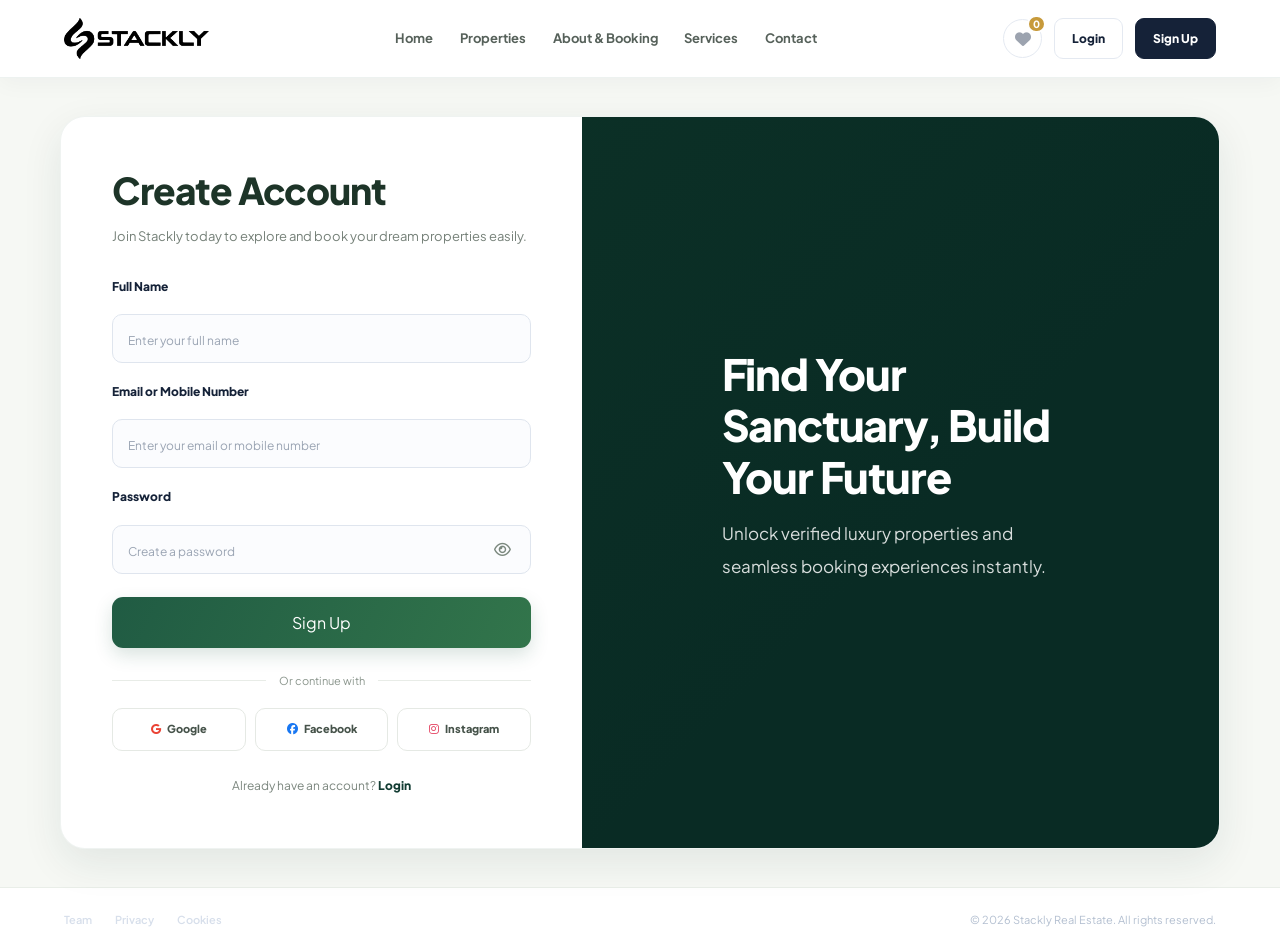
<file: index.html>
<!DOCTYPE html>
<html lang="en">
<head>
    <meta charset="UTF-8">
    <meta name="viewport" content="width=device-width, initial-scale=1.0">
    <title>Stackly - Sign Up</title>
    <!-- Google Fonts -->
    <link href="https://fonts.googleapis.com/css2?family=Plus+Jakarta+Sans:wght@400;500;600;700;800&display=swap" rel="stylesheet">
    <!-- Font Awesome Icons -->
    <link rel="stylesheet" href="https://cdnjs.cloudflare.com/ajax/libs/font-awesome/6.4.0/css/all.min.css">
    <!-- Custom CSS -->
    <link rel="stylesheet" href="css/style.css">
</head>
<body class="auth-body">
<!-- STACKLY COMMON PRELOADER -->
<div id="preloader" class="preloader-overlay">
    <div class="loader-content">

        <div class="loader-logo-wrap">
            <svg class="loader-progress-ring" viewBox="0 0 160 160"
                 aria-hidden="true">
                <defs>
                    <linearGradient id="goldGradient"
                        x1="0%" y1="0%" x2="100%" y2="100%">
                        <stop offset="0%" stop-color="#B98528"/>
                        <stop offset="50%" stop-color="#F1CF70"/>
                        <stop offset="100%" stop-color="#B98528"/>
                    </linearGradient>
                </defs>

                <circle class="loader-ring-bg"
                    cx="80" cy="80" r="70"/>

                <circle id="loaderRingProgress"
                    class="loader-ring-progress"
                    cx="80" cy="80" r="70"/>
            </svg>

            <div class="loader-logo-circle">
                <img src="img/logo (2).webp"
                     alt="STACKLY Logo"
                     class="loader-logo-img">
            </div>
        </div>

        <h2 class="loader-title">Your Dream Home Awaits...</h2>
        <p class="loader-subtitle">Loading amazing properties for you</p>

        <div class="loader-progress-bar">
            <div id="progressFill" class="loader-progress-fill"></div>
        </div>

        <div id="progressPercent" class="loader-percent">0%</div>
    </div>

    <div class="loader-scenery"></div>
</div>
<!-- END STACKLY PRELOADER -->
    <!-- Top Navigation Header -->
    <header>
        <div class="logo-container">
            <a href="home.html" aria-label="STACKLY Home">
                <img src="img/logo (2).webp" alt="Stackly Logo" class="logo-img">
            </a>
        </div>

        <ul class="nav-links">
            <li><a href="home.html">Home</a></li>
            <li><a href="property-details.html">Properties</a></li>
            <li><a href="about.html">About &amp; Booking</a></li>
            <li><a href="services.html">Services</a></li>
            <li><a href="contact.html">Contact</a></li>
        </ul>

        <div class="header-actions">
            <div class="wishlist-btn-container" id="wishlistBtn" title="Saved Favorites">
                <i class="fa-solid fa-heart wishlist-icon"></i>
                <span class="wishlist-count" id="wishlistCount">0</span>
            </div>
            <a href="login.html" class="btn-nav-login inactive-login">Login</a>
            <a href="index.html" class="btn-nav-signup active-signup">Sign Up</a>
        </div>
    </header>

    <!-- Main Container -->
    <div class="container auth-container">
        <!-- Left Side: Sign Up Form -->
        <div class="login-section">
            <h1 class="page-title">Create Account</h1>
            <p class="subtitle">Join Stackly today to explore and book your dream properties easily.</p>

            <form action="login.html" method="GET">
                <div class="form-group">
                    <label for="fullname">Full Name</label>
                    <div class="input-box">
                        <input type="text" id="fullname" placeholder="Enter your full name" required>
                    </div>
                </div>

                <div class="form-group">
                    <label for="email">Email or Mobile Number</label>
                    <div class="input-box">
                        <input type="text" id="email" placeholder="Enter your email or mobile number" required>
                    </div>
                </div>

                <div class="form-group">
                    <label for="password">Password</label>
                    <div class="input-box">
                        <input type="password" id="password" placeholder="Create a password" required>
                        <i class="fa-regular fa-eye toggle-password" id="togglePassword"></i>
                    </div>
                </div>

                <button type="submit" class="btn-login">Sign Up</button>
            </form>

            <div class="divider">
                <span>Or continue with</span>
            </div>

            <div class="social-login">
                <a href="https://google.com" target="_blank" class="social-btn">
                    <i class="fa-brands fa-google" style="color: #ea4335;"></i> Google
                </a>
                <a href="https://facebook.com" target="_blank" class="social-btn">
                    <i class="fa-brands fa-facebook" style="color: #1877f2;"></i> Facebook
                </a>
                <a href="https://instagram.com" target="_blank" class="social-btn">
                    <i class="fa-brands fa-instagram" style="color: #e4405f;"></i> Instagram
                </a>
            </div>

            <p class="signup-text">
                Already have an account? <a href="login.html">Login</a>
            </p>
        </div>

        <!-- Right Side: Bright Visual Banner -->
        <div class="hero-section auth-hero signup-bg-banner">
            <div class="hero-overlay-light"></div>
            <div class="hero-content">
                <h2>Find Your Sanctuary, Build Your Future</h2>
                <p>Unlock verified luxury properties and seamless booking experiences instantly.</p>
            </div>
        </div>
    </div>

    <!-- Footer -->
    <footer>
        <div class="footer-links-left">
            <a href="#">Team</a>
            <a href="#">Privacy</a>
            <a href="#">Cookies</a>
        </div>
        <div class="footer-copy-right">
            &copy; 2026 Stackly Real Estate. All rights reserved.
        </div>
    </footer>

    <script src="js/main.js"></script>
</body>
</html>
</file>
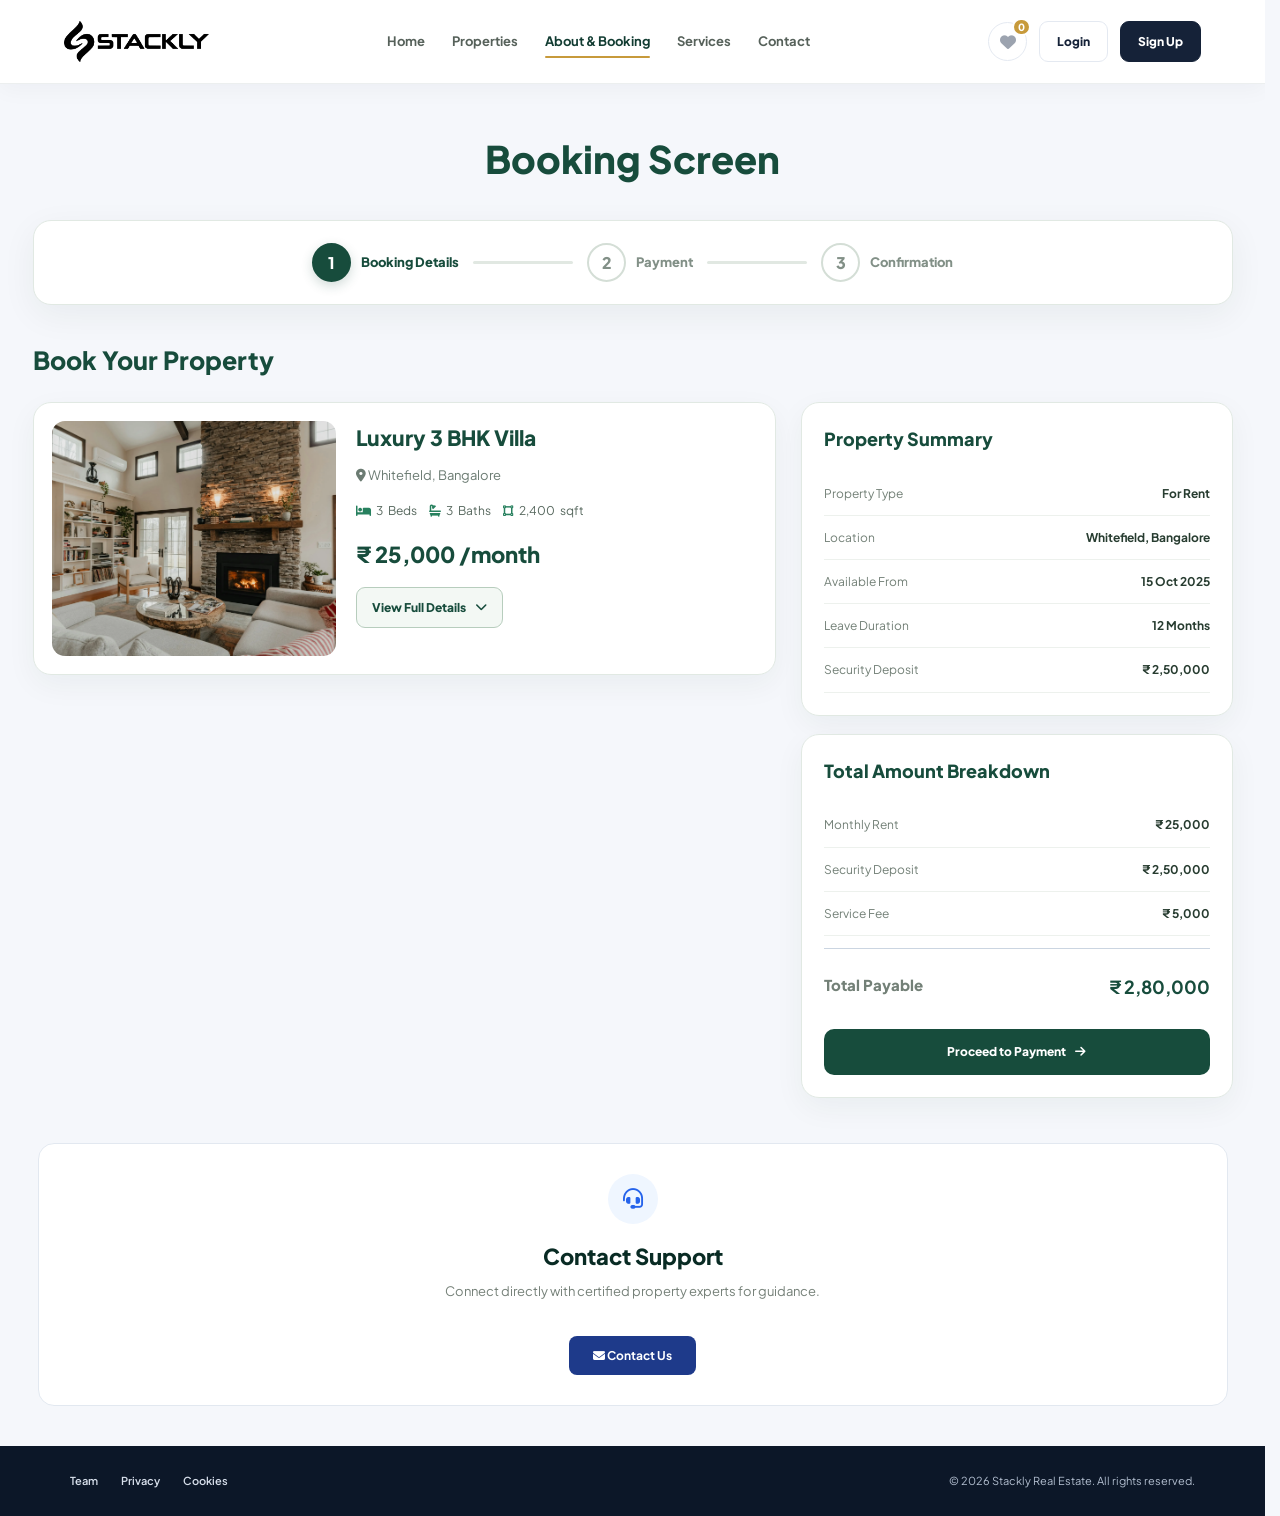
<file: about.html>
<!DOCTYPE html>
<html lang="en" class="about-booking-page">
<head>
    <meta charset="UTF-8">
    <meta name="viewport" content="width=device-width, initial-scale=1.0">
    <title>Stackly - About & Booking</title>
    <link href="https://fonts.googleapis.com/css2?family=Plus+Jakarta+Sans:wght@400;500;600;700;800&display=swap" rel="stylesheet">
    <link rel="stylesheet" href="https://cdnjs.cloudflare.com/ajax/libs/font-awesome/6.4.0/css/all.min.css">
    <link rel="stylesheet" href="css/style.css">
</head>
<body class="about-booking-page">

<!-- STACKLY COMMON PRELOADER -->
<div id="preloader" class="preloader-overlay">
    <div class="loader-content">

        <div class="loader-logo-wrap">
            <svg class="loader-progress-ring" viewBox="0 0 160 160"
                 aria-hidden="true">
                <defs>
                    <linearGradient id="goldGradient"
                        x1="0%" y1="0%" x2="100%" y2="100%">
                        <stop offset="0%" stop-color="#B98528"/>
                        <stop offset="50%" stop-color="#F1CF70"/>
                        <stop offset="100%" stop-color="#B98528"/>
                    </linearGradient>
                </defs>

                <circle class="loader-ring-bg"
                    cx="80" cy="80" r="70"/>

                <circle id="loaderRingProgress"
                    class="loader-ring-progress"
                    cx="80" cy="80" r="70"/>
            </svg>

            <div class="loader-logo-circle">
                <img src="img/logo (2).webp"
                     alt="STACKLY Logo"
                     class="loader-logo-img">
            </div>
        </div>

        <h2 class="loader-title">Your Dream Home Awaits...</h2>
        <p class="loader-subtitle">Loading amazing properties for you</p>

        <div class="loader-progress-bar">
            <div id="progressFill" class="loader-progress-fill"></div>
        </div>

        <div id="progressPercent" class="loader-percent">0%</div>
    </div>

    <div class="loader-scenery"></div>
</div>
<!-- END STACKLY PRELOADER -->
    <!-- Header Navigation -->
    <header>
        <div class="logo-container">
            <a href="home.html">
                <img src="img/logo (2).webp" alt="Stackly Logo" class="logo-img">
            </a>
        </div>
        <ul class="nav-links">
            <li><a href="home.html">Home</a></li>
            <li><a href="property-details.html">Properties</a></li>
            <li><a href="about.html" class="active">About & Booking</a></li>
            <li><a href="services.html">Services</a></li>
            <li><a href="contact.html">Contact</a></li>
        </ul>
        <div class="header-actions">
            <div class="wishlist-btn-container" id="wishlistBtn" title="Saved Favorites">
                <i class="fa-solid fa-heart wishlist-icon"></i>
                <span class="wishlist-count" id="wishlistCount">0</span>
            </div>
            <a href="login.html" class="btn-nav-login inactive-login">Login</a>
            <a href="index.html" class="btn-nav-signup inactive-signup">Sign Up</a>
        </div>
    </header>

    <!-- Main Booking Flow Container -->
    <div class="booking-flow-container">
        
        <h1 class="flow-main-title">Booking Screen</h1>

        <!-- Step Wizard Bar -->
        <div class="step-wizard-bar">
            <div class="step-item active" id="stepIndicator1" onclick="switchStep(1)">
                <span class="step-circle">1</span>
                <span class="step-label">Booking Details</span>
            </div>
            <div class="step-line"></div>
            <div class="step-item" id="stepIndicator2" onclick="switchStep(2)">
                <span class="step-circle">2</span>
                <span class="step-label">Payment</span>
            </div>
            <div class="step-line"></div>
            <div class="step-item" id="stepIndicator3" onclick="switchStep(3)">
                <span class="step-circle">3</span>
                <span class="step-label">Confirmation</span>
            </div>
        </div>

        <!-- ================= SECTION 1: BOOKING DETAILS ================= -->
        <div id="bookingSection1" class="workflow-section active">
            <h2 class="section-title-head">Book Your Property</h2>
            
            <div class="booking-grid-layout">
                <!-- Left Column -->
                <div class="booking-left-col">
                    <div class="selected-property-card">
                        <img src="" alt="Property" id="flowPropImg">
                        <div class="flow-prop-info">
                            <h3 id="flowPropTitle">Loading Property...</h3>
                            <p><i class="fa-solid fa-location-dot"></i> <span id="flowPropLoc">Location</span></p>
                            <div class="flow-specs">
                                <span><i class="fa-solid fa-bed"></i> <span id="flowPropBeds">3</span> Beds</span>
                                <span><i class="fa-solid fa-bath"></i> <span id="flowPropBaths">3</span> Baths</span>
                                <span><i class="fa-solid fa-vector-square"></i> <span id="flowPropSqft">2,400</span> sqft</span>
                            </div>
                            <div class="flow-price" id="flowPropPrice">₹ 25,000 /month</div>
                            
                            <!-- View Full Details Toggle Button -->
                            <button type="button" class="btn-view-details" id="viewDetailsBtn" onclick="toggleDetailsView()">
                                <span id="viewDetailsText">View Full Details</span> <i class="fa-solid fa-chevron-down" id="viewIcon"></i>
                            </button>
                        </div>
                    </div>

                    <!-- Hidden by default: Expands ONLY when View Full Details is clicked -->
                    <div id="expandableDetailsBox" class="collapsed-details-panel" style="display: none;">
                        <div class="expandable-inner-content">
                            <p><strong>Property Type:</strong> <span id="detType">Villa</span></p>
                            <p><strong>Description:</strong> <span id="detDesc">High-end architecture and premium community access.</span></p>
                            <p><strong>Selected Amenities:</strong> <span id="detAmenities">Furnished, Swimming Pool, Security, Parking</span></p>
                        </div>

                        <div class="dates-selection-box" style="margin-top: 15px;">
                            <h3>Select Booking Dates & Guest Info</h3>
                            <div class="dates-row">
                                <div class="date-input-group">
                                    <label>Check In Date</label>
                                    <input type="date" id="checkInDate" required>
                                </div>
                                <div class="date-input-group">
                                    <label>Checkout Date</label>
                                    <input type="date" id="checkOutDate" required>
                                </div>
                            </div>

                            <div class="dates-row" style="margin-top: 15px;">
                                <div class="date-input-group">
                                    <label>Full Name</label>
                                    <input type="text" id="guestName" placeholder="Enter Full Name" required>
                                </div>
                                <div class="date-input-group">
                                    <label>Phone Number</label>
                                    <input type="tel" id="guestPhone" placeholder="Enter Phone Number" required>
                                </div>
                            </div>

                            <div class="dates-row" style="margin-top: 15px;">
                                <div class="date-input-group">
                                    <label>Occupation / Work</label>
                                    <input type="text" id="guestWork" placeholder="e.g. IT Developer" required>
                                </div>
                                <div class="date-input-group">
                                    <label>Monthly Salary (₹)</label>
                                    <input type="number" id="guestSalary" placeholder="e.g. 75000" required>
                                </div>
                            </div>

                            <div class="date-input-group" style="margin-top: 15px;">
                                <label>Special Requests / Queries (Mandatory)</label>
                                <textarea id="specialReq" rows="3" placeholder="Enter furnishing needs or queries..." required></textarea>
                                <small id="reqErrorMsg" style="color: #dc2626; display: none; font-weight: 700;">Please fill in special requests to proceed.</small>
                            </div>
                        </div>
                    </div>
                </div>

                <!-- Right Column: Summary & Breakdown -->
                <div class="booking-right-col">
                    <div class="summary-card">
                        <h3>Property Summary</h3>
                        <div class="summary-row"><span>Property Type</span> <strong id="sumType">Villa</strong></div>
                        <div class="summary-row"><span>Location</span> <strong id="sumLoc">Whitefield, Bangalore</strong></div>
                        <div class="summary-row"><span>Available From</span> <strong>15 Oct 2025</strong></div>
                        <div class="summary-row"><span>Leave Duration</span> <strong>12 Months</strong></div>
                        <div class="summary-row"><span>Security Deposit</span> <strong id="sumDeposit">₹ 2,50,000</strong></div>
                    </div>

                    <div class="total-amount-card">
                        <h3>Total Amount Breakdown</h3>
                        <div class="amount-row"><span id="rentLabel">Property Price</span> <strong id="sumRent">₹ 25,000</strong></div>
                        <div class="amount-row"><span>Security Deposit</span> <strong id="breakdownDeposit">₹ 2,50,000</strong></div>
                        <div class="amount-row"><span>Service Fee</span> <strong id="breakdownService">₹ 5,000</strong></div>
                        <hr style="border: 0; border-top: 1px solid #cbd5e1; margin: 12px 0;">
                        <div class="amount-row total-payable"><span>Total Payable</span> <strong id="totalPayableAmt">₹ 2,80,000</strong></div>
                        
                        <button type="button" class="btn-proceed-pay" id="proceedToPayBtn">Proceed to Payment <i class="fa-solid fa-arrow-right"></i></button>
                    </div>
                </div>
            </div>
        </div>

        <!-- ================= SECTION 2: PAYMENT OPTIONS ================= -->
        <div id="bookingSection2" class="workflow-section">
            <h2 class="section-title-head">Choose Payment Category</h2>
            <p class="section-subtitle-text">Select your preferred payment structure.</p>

            <div class="payment-options-grid">
                <!-- Category 1 -->
                <div class="payment-card-option" id="payCat1" onclick="selectPaymentCategory(1)">
                    <div class="radio-circle"><i class="fa-solid fa-check"></i></div>
                    <div class="pay-cat-content">
                        <h3>Category 1: Half Payment (50% Advance)</h3>
                        <p>Pay half amount now. Remaining balance has a strict <strong>1 Month Deadline</strong> from today's payment date. 
                           <br><span style="color: #dc2626; font-weight: 700;">Status Note: Payment is Incomplete (Pending 2nd Half Balance).</span></p>
                        <div class="pay-breakdown">
                            <span>Pay Now: <strong id="cat1PayNow">₹ 1,40,000</strong></span>
                            <span>Due within 30 Days: <strong id="cat1DueLater">₹ 1,40,000</strong></span>
                        </div>
                    </div>
                </div>

                <!-- Category 2 -->
                <div class="payment-card-option selected" id="payCat2" onclick="selectPaymentCategory(2)">
                    <div class="radio-circle"><i class="fa-solid fa-check"></i></div>
                    <div class="pay-cat-content">
                        <h3>Category 2: Full Payment (100% Upfront)</h3>
                        <p>Pay complete amount now and secure your booking instantly with zero dues remaining.
                           <br><span style="color: #16a34a; font-weight: 700;">Status Note: Payment is Successful & Confirmed.</span></p>
                        <div class="pay-breakdown">
                            <span>Pay Total Now: <strong id="cat2PayNow">₹ 2,80,000</strong></span>
                            <span style="color: #16a34a; font-weight: 700;">Confirmed Status</span>
                        </div>
                    </div>
                </div>
            </div>

            <div class="payment-action-row">
                <button type="button" class="btn-back-step" onclick="switchStep(1)"><i class="fa-solid fa-arrow-left"></i> Back</button>
                <button type="button" class="btn-proceed-pay" id="confirmPaymentBtn">Complete Secure Payment <i class="fa-solid fa-shield-check"></i></button>
            </div>
        </div>

        <!-- ================= SECTION 3: CONFIRMATION ================= -->
        <div id="bookingSection3" class="workflow-section">
            <div class="confirmation-success-box">
                <div class="success-icon-ring"><i class="fa-solid fa-circle-check"></i></div>
                <h2>Booking Confirmed Successfully!</h2>
                <p>Your property reservation and payment transaction have been successfully recorded with complete details.</p>

                <div class="user-booking-receipt-card" id="receiptCardDetails"></div>

                <div class="receipt-buttons-row">
                    <button type="button" class="btn-proceed-pay" onclick="window.print()"><i class="fa-solid fa-print"></i> Print / Save Receipt</button>
                    <a href="home.html" class="btn-back-step" style="text-decoration: none; text-align: center; display: inline-flex; align-items: center; justify-content: center;">Back to Home</a>
                </div>
            </div>
        </div>

    </div>

    <!-- Contact Support Section -->
    <div class="help-box-clean" id="contactSection" style="max-width: 1200px; margin: 40px auto; background: #fff; border-radius: 16px; padding: 30px; text-align: center; border: 1px solid #e2e8f0;">
        <div class="help-icon-circle" style="width: 50px; height: 50px; background: #eff6ff; color: #2563eb; border-radius: 50%; display: flex; align-items: center; justify-content: center; margin: 0 auto 15px; font-size: 20px;"><i class="fa-solid fa-headset"></i></div>
        <h3>Contact Support</h3>
        <p>Connect directly with certified property experts for guidance.</p>
        <a href="contact.html" class="btn-help-contact" style="display: inline-block; margin-top: 15px; background: #1e3a8a; color: #fff; padding: 10px 24px; border-radius: 8px; text-decoration: none; font-weight: 700;"><i class="fa-solid fa-envelope"></i> Contact Us</a>
    </div>

    <!-- Footer -->
    <footer>
        <div class="footer-links-left">
            <a href="contact.html">Team</a>
            <a href="#">Privacy</a>
            <a href="#">Cookies</a>
        </div>
        <div class="footer-copy-right">&copy; 2026 Stackly Real Estate. All rights reserved.</div>
    </footer>

    <script src="js/main.js"></script>
</body>
</html>
</file>
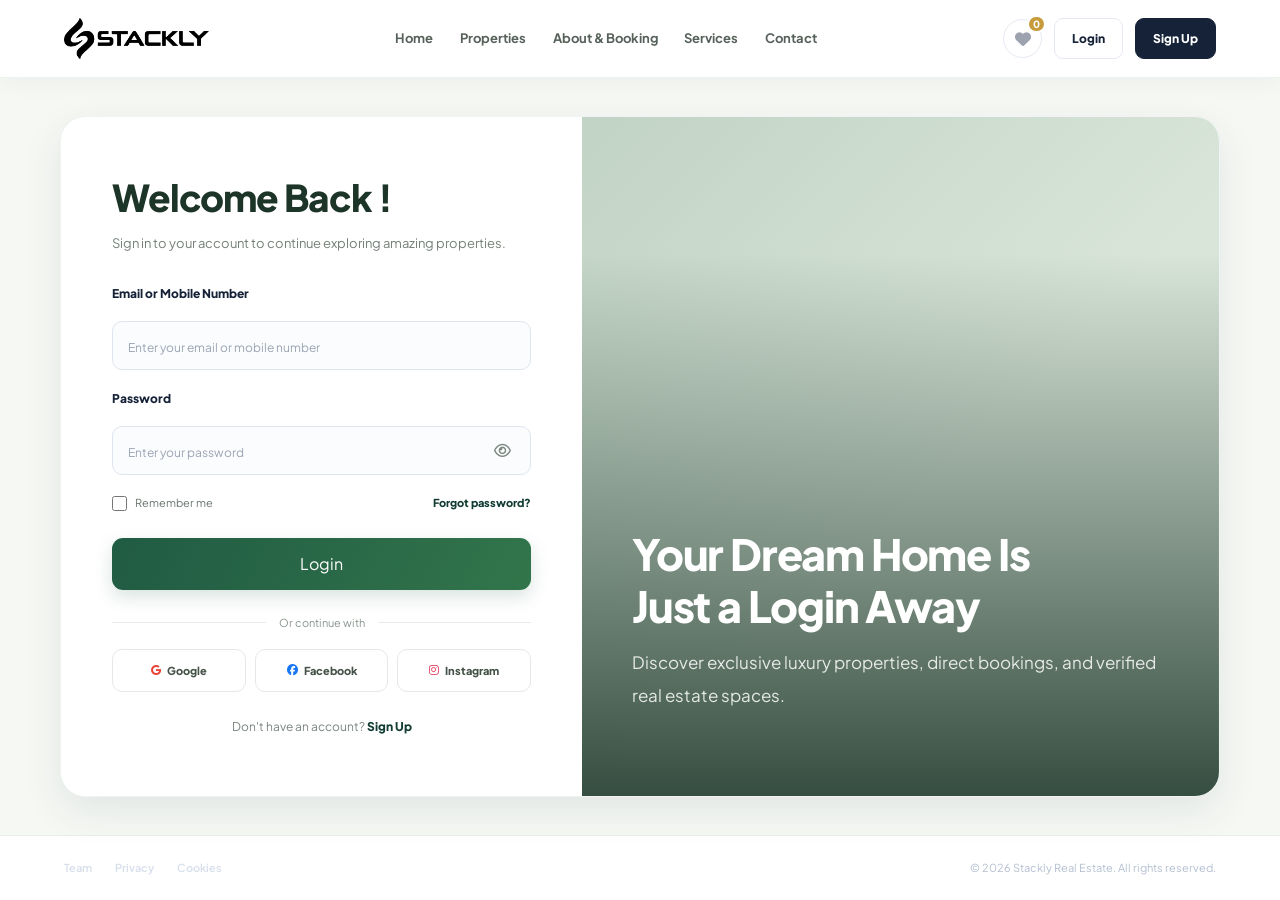
<file: login.html>
<!DOCTYPE html>
<html lang="en">
<head>
    <meta charset="UTF-8">
    <meta name="viewport" content="width=device-width, initial-scale=1.0">
    <title>Stackly - Login</title>
    <!-- Google Fonts -->
    <link href="https://fonts.googleapis.com/css2?family=Plus+Jakarta+Sans:wght@400;500;600;700;800&display=swap" rel="stylesheet">
    <!-- Font Awesome Icons -->
    <link rel="stylesheet" href="https://cdnjs.cloudflare.com/ajax/libs/font-awesome/6.4.0/css/all.min.css">
    <!-- Custom CSS -->
    <link rel="stylesheet" href="css/style.css">
</head>
<body class="auth-body">

<!-- STACKLY COMMON PRELOADER -->
<div id="preloader" class="preloader-overlay">
    <div class="loader-content">

        <div class="loader-logo-wrap">
            <svg class="loader-progress-ring" viewBox="0 0 160 160"
                 aria-hidden="true">
                <defs>
                    <linearGradient id="goldGradient"
                        x1="0%" y1="0%" x2="100%" y2="100%">
                        <stop offset="0%" stop-color="#B98528"/>
                        <stop offset="50%" stop-color="#F1CF70"/>
                        <stop offset="100%" stop-color="#B98528"/>
                    </linearGradient>
                </defs>

                <circle class="loader-ring-bg"
                    cx="80" cy="80" r="70"/>

                <circle id="loaderRingProgress"
                    class="loader-ring-progress"
                    cx="80" cy="80" r="70"/>
            </svg>

            <div class="loader-logo-circle">
                <img src="img/logo (2).webp"
                     alt="STACKLY Logo"
                     class="loader-logo-img">
            </div>
        </div>

        <h2 class="loader-title">Your Dream Home Awaits...</h2>
        <p class="loader-subtitle">Loading amazing properties for you</p>

        <div class="loader-progress-bar">
            <div id="progressFill" class="loader-progress-fill"></div>
        </div>

        <div id="progressPercent" class="loader-percent">0%</div>
    </div>

    <div class="loader-scenery"></div>
</div>
<!-- END STACKLY PRELOADER -->
    <!-- Top Navigation Header -->
    <header>
        <div class="logo-container">
            <a href="home.html">
                <img src="img/logo (2).webp" alt="Stackly Logo" class="logo-img">
            </a>
        </div>

        <ul class="nav-links">
            <li><a href="home.html">Home</a></li>
            <li><a href="property-details.html">Properties</a></li>
            <li><a href="about.html">About & Booking</a></li>
            <li><a href="services.html">Services</a></li>
            <li><a href="contact.html">Contact</a></li>
        </ul>

        <div class="header-actions">
            <div class="wishlist-btn-container" id="wishlistBtn" title="Saved Favorites">
                <i class="fa-solid fa-heart wishlist-icon"></i>
                <span class="wishlist-count" id="wishlistCount">0</span>
            </div>
            <a href="login.html" class="btn-nav-login active-login">Login</a>
            <a href="index.html" class="btn-nav-signup inactive-signup">Sign Up</a>
        </div>
    </header>

    <!-- Main Container -->
    <div class="container auth-container">
        <!-- Left Side: Login Form -->
        <div class="login-section">
            <h1 class="page-title">Welcome Back !</h1>
            <p class="subtitle">Sign in to your account to continue exploring amazing properties.</p>

            <form action="home.html" method="GET">
                <div class="form-group">
                    <label for="email">Email or Mobile Number</label>
                    <div class="input-box">
                        <input type="text" id="email" placeholder="Enter your email or mobile number" required>
                    </div>
                </div>

                <div class="form-group">
                    <label for="password">Password</label>
                    <div class="input-box">
                        <input type="password" id="password" placeholder="Enter your password" required>
                        <i class="fa-regular fa-eye toggle-password" id="togglePassword"></i>
                    </div>
                </div>

                <div class="options-row">
                    <label class="remember-me">
                        <input type="checkbox"> Remember me
                    </label>
                    <a href="#" class="forgot-pass" id="openForgotModal">Forgot password?</a>
                </div>

                <button type="submit" class="btn-login">Login</button>
            </form>

            <div class="divider">
                <span>Or continue with</span>
            </div>

            <div class="social-login">
                <a href="https://google.com" target="_blank" class="social-btn">
                    <i class="fa-brands fa-google" style="color: #ea4335;"></i> Google
                </a>
                <a href="https://facebook.com" target="_blank" class="social-btn">
                    <i class="fa-brands fa-facebook" style="color: #1877f2;"></i> Facebook
                </a>
                <a href="https://instagram.com" target="_blank" class="social-btn">
                    <i class="fa-brands fa-instagram" style="color: #e4405f;"></i> Instagram
                </a>
            </div>

            <p class="signup-text">
                Don't have an account? <a href="index.html">Sign Up</a>
            </p>
        </div>

        <!-- Right Side: Bright Visual Banner with Correct Image Class -->
        <div class="auth-hero login-bg-banner">
            <div class="hero-overlay-light"></div>
            <div class="hero-content">
                <h2>Your Dream Home Is Just a Login Away</h2>
                <p>Discover exclusive luxury properties, direct bookings, and verified real estate spaces.</p>
            </div>
        </div>
    </div>

    <!-- Footer -->
    <footer>
        <div class="footer-links-left">
            <a href="contact.html">Team</a>
            <a href="#">Privacy</a>
            <a href="#">Cookies</a>
        </div>
        <div class="footer-copy-right">
            &copy; 2026 Stackly Real Estate. All rights reserved.
        </div>
    </footer>

    <script src="js/main.js"></script>
</body>
</html>
</file>
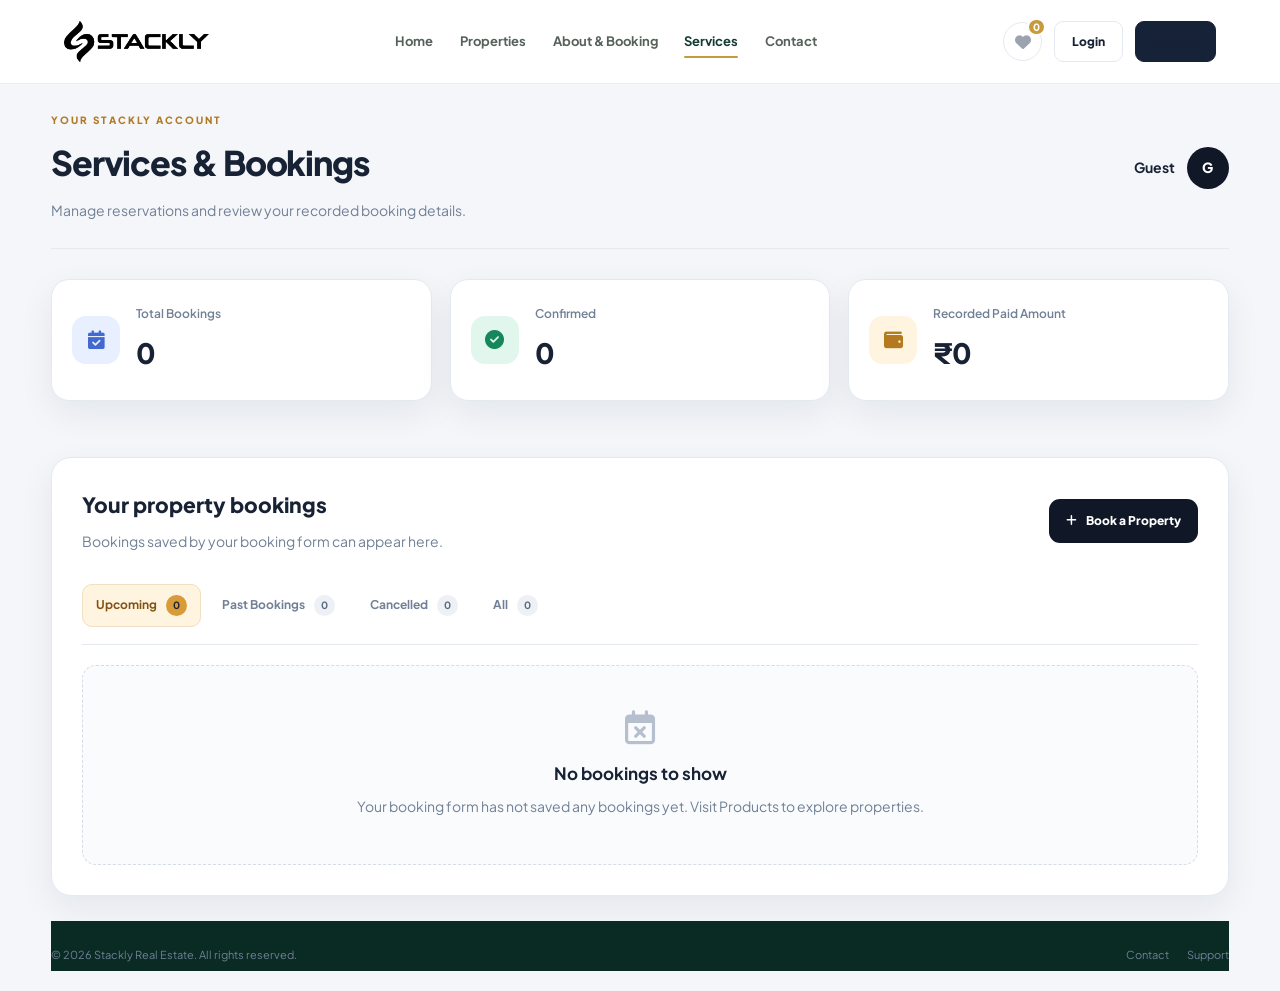
<file: services.html>
<!DOCTYPE html>
<html lang="en">
<head>
    <meta charset="UTF-8">
    <meta name="viewport" content="width=device-width, initial-scale=1.0">
    <meta name="theme-color" content="#101827">
    <title>Stackly - Services & Bookings</title>

    <link rel="preconnect" href="https://fonts.googleapis.com">
    <link rel="preconnect" href="https://fonts.gstatic.com" crossorigin>
    <link href="https://fonts.googleapis.com/css2?family=Plus+Jakarta+Sans:wght@400;500;600;700;800&display=swap" rel="stylesheet">
    <link rel="stylesheet" href="https://cdnjs.cloudflare.com/ajax/libs/font-awesome/6.4.0/css/all.min.css">
    <link rel="stylesheet" href="css/style.css">
</head>

<body class="services-page">

    <!-- Page loader -->
    <div id="preloader" class="preloader-overlay" aria-label="Loading page">
        <div class="loader-content">
            <div class="loader-logo-wrap">
                <svg class="loader-progress-ring" viewBox="0 0 160 160" aria-hidden="true">
                    <circle class="loader-ring-bg" cx="80" cy="80" r="70"></circle>
                    <circle id="loaderRingProgress" class="loader-ring-progress" cx="80" cy="80" r="70"></circle>
                </svg>
                <div class="loader-logo-circle">
                    <img src="img/logo (2).webp" alt="STACKLY Logo" class="loader-logo-img">
                </div>
            </div>
            <h2 class="loader-title">Your Dream Home Awaits...</h2>
            <p class="loader-subtitle">Loading your bookings</p>
            <div class="loader-progress-bar">
                <div id="progressFill" class="loader-progress-fill"></div>
            </div>
            <div id="progressPercent" class="loader-percent">0%</div>
        </div>
    </div>

    <div class="dashboard-container">

        <header>
            <div class="logo-container">
                <a href="home.html" aria-label="STACKLY Home">
                    <img src="img/logo (2).webp" alt="Stackly Logo" class="logo-img">
                </a>
            </div>

            <ul class="nav-links">
                <li><a href="home.html">Home</a></li>
                <li><a href="property-details.html">Properties</a></li>
                <li><a href="about.html">About &amp; Booking</a></li>
                <li><a href="services.html">Services</a></li>
                <li><a href="contact.html">Contact</a></li>
            </ul>

            <div class="header-actions">
                <button type="button" class="wishlist-btn-container" id="wishlistBtn"
                        aria-label="View favourites" title="Favourites">
                    <i class="fa-solid fa-heart wishlist-icon"></i>
                    <span class="wishlist-count" id="wishlistCount">0</span>
                </button>
                <a href="login.html" class="btn-nav-login inactive-login">Login</a>
                <a href="index.html" class="btn-nav-signup inactive-signup">Sign Up</a>
            </div>
        </header>

        <!-- Main content -->
        <main class="dashboard-main-content">

            <section class="dash-top-header">
                <div class="header-title-group">
                    <div>
                        <span class="page-eyebrow">YOUR STACKLY ACCOUNT</span>
                        <h1 class="dash-title">Services & Bookings</h1>
                        <p class="dash-subtitle">Manage reservations and review your recorded booking details.</p>
                    </div>
                </div>

                <div class="dash-user-profile">
                    <span class="logged-username" id="loggedUserName">Guest</span>
                    <div class="user-initial-avatar" id="userInitialAvatar">G</div>
                </div>
            </section>

            <!-- Summary cards -->
            <section class="booking-summary-grid" aria-label="Booking summary">
                <article class="summary-card">
                    <div class="summary-icon summary-icon-blue">
                        <i class="fa-solid fa-calendar-check"></i>
                    </div>
                    <div>
                        <span>Total Bookings</span>
                        <strong id="totalBookingsCount">0</strong>
                    </div>
                </article>

                <article class="summary-card">
                    <div class="summary-icon summary-icon-green">
                        <i class="fa-solid fa-circle-check"></i>
                    </div>
                    <div>
                        <span>Confirmed</span>
                        <strong id="confirmedBookingsCount">0</strong>
                    </div>
                </article>

                <article class="summary-card">
                    <div class="summary-icon summary-icon-gold">
                        <i class="fa-solid fa-wallet"></i>
                    </div>
                    <div>
                        <span>Recorded Paid Amount</span>
                        <strong id="paidAmountTotal">₹0</strong>
                    </div>
                </article>
            </section>

            <!-- Bookings -->
            <section class="booking-section">
                <div class="section-heading-row">
                    <div>
                        <h2>Your property bookings</h2>
                        <p>Bookings saved by your booking form can appear here.</p>
                    </div>
                    <a href="property-details.html" class="browse-properties-btn">
                        <i class="fa-solid fa-plus"></i> Book a Property
                    </a>
                </div>

                <div class="booking-tabs-bar" role="tablist" aria-label="Filter bookings">
                    <button type="button" class="tab-filter-btn active" data-category="upcoming"
                            role="tab" aria-selected="true">
                        Upcoming <span id="upcomingCount">0</span>
                    </button>
                    <button type="button" class="tab-filter-btn" data-category="past"
                            role="tab" aria-selected="false">
                        Past Bookings <span id="pastCount">0</span>
                    </button>
                    <button type="button" class="tab-filter-btn" data-category="cancelled"
                            role="tab" aria-selected="false">
                        Cancelled <span id="cancelledCount">0</span>
                    </button>
                    <button type="button" class="tab-filter-btn" data-category="all"
                            role="tab" aria-selected="false">
                        All <span id="allBookingsCount">0</span>
                    </button>
                </div>

                <div class="bookings-list-wrapper" id="bookingsListContainer" aria-live="polite">
                    <!-- Booking cards are rendered by main.js -->
                </div>
            </section>

            <footer class="dash-footer">
                <span>&copy; 2026 Stackly Real Estate. All rights reserved.</span>
                <div class="footer-links-right">
                    <a href="contact.html">Contact</a>
                    <a href="contact.html">Support</a>
                </div>
            </footer>
        </main>
    </div>

    <!-- Booking details modal -->
    <div id="bookingDetailsModal" class="modal-overlay" aria-hidden="true">
        <section class="modal-content-box" role="dialog" aria-modal="true"
                 aria-labelledby="modalPropTitle">
            <button type="button" class="modal-x-button" id="modalXButton" aria-label="Close details">
                <i class="fa-solid fa-xmark"></i>
            </button>

            <span class="modal-eyebrow">BOOKING SUMMARY</span>
            <h2 id="modalPropTitle">Property Details</h2>
            <p class="modal-location" id="modalPropLoc">Property location</p>

            <div class="modal-status-row">
                <span>Booking status</span>
                <strong id="modalBookingStatus">Pending</strong>
            </div>

            <div class="modal-detail-grid">
                <div class="modal-detail-item">
                    <span>Guest name</span>
                    <strong id="modalGuestName">—</strong>
                </div>
                <div class="modal-detail-item">
                    <span>Contact</span>
                    <strong id="modalGuestContact">—</strong>
                </div>
                <div class="modal-detail-item">
                    <span>Property price</span>
                    <strong id="modalPropPrice">—</strong>
                </div>
                <div class="modal-detail-item">
                    <span>Payment status</span>
                    <strong id="modalPaymentStatus">Not recorded</strong>
                </div>
                <div class="modal-detail-item">
                    <span>Amount paid</span>
                    <strong id="modalAmountPaid">—</strong>
                </div>
                <div class="modal-detail-item">
                    <span>Balance</span>
                    <strong id="modalBalanceDue">—</strong>
                </div>
                <div class="modal-detail-item">
                    <span>Check-in</span>
                    <strong id="modalCheckIn">—</strong>
                </div>
                <div class="modal-detail-item">
                    <span>Check-out</span>
                    <strong id="modalCheckOut">—</strong>
                </div>
                <div class="modal-detail-item modal-detail-wide">
                    <span>Booking reference</span>
                    <strong id="modalBookingReference">—</strong>
                </div>
            </div>

            <p class="modal-note" id="modalPaymentNote">
                Payment information reflects details recorded by the booking form.
            </p>

            <div class="modal-actions">
                <button type="button" class="modal-secondary-btn" id="modalCloseButton">Close</button>
                <button type="button" class="modal-primary-btn" id="modalAgreementButton">
                    <i class="fa-solid fa-file-arrow-down"></i> Download Summary
                </button>
            </div>
        </section>
    </div>

    <div id="servicesToast" class="services-toast" role="status" aria-live="polite"></div>

    <!-- Load only once on this page -->
    <script src="js/main.js" defer></script>
</body>
</html>
</file>
<file: css/style.css>
/* =================================
   STACKLY PRELOADER - INDEX PAGE
================================= */

.preloader-overlay {
    position: fixed;
    inset: 0;
    z-index: 99999;
    display: flex;
    align-items: center;
    justify-content: center;
    overflow: hidden;
    background: linear-gradient(145deg, #f9fbf5, #eaf3e6);
    opacity: 1;
    visibility: visible;
    transition: opacity 0.5s ease, visibility 0.5s ease;
}

.preloader-overlay.is-hidden {
    opacity: 0;
    visibility: hidden;
    pointer-events: none;
}

.loader-content {
    position: relative;
    z-index: 2;
    width: min(88%, 480px);
    padding: 24px 0;
    display: flex;
    flex-direction: column;
    align-items: center;
    text-align: center;
}

.loader-logo-wrap {
    position: relative;
    width: clamp(155px, 42vw, 220px);
    aspect-ratio: 1;
    display: grid;
    place-items: center;
    margin-bottom: 30px;
}

.loader-progress-ring {
    position: absolute;
    inset: 0;
    width: 100%;
    height: 100%;
    transform: rotate(-90deg);
    overflow: visible;
}

.loader-ring-bg,
.loader-ring-progress {
    fill: none;
    stroke-width: 4.5;
}

.loader-ring-bg {
    stroke: #d6e2d1;
}

.loader-ring-progress {
    stroke: url(#goldGradient);
    stroke-linecap: round;
    stroke-dasharray: 439.82;
    stroke-dashoffset: 439.82;
    filter: drop-shadow(0 0 5px #d4a74470);
}

.loader-logo-circle {
    width: 76%;
    height: 76%;
    border-radius: 50%;
    display: flex;
    align-items: center;
    justify-content: center;
    background: rgba(255, 255, 255, 0.85);
    box-shadow: 0 10px 35px #214c3012;
    animation: stacklyLogoFloat 2.5s ease-in-out infinite;
}

.loader-logo-img {
    width: 88%;
    height: 88%;
    object-fit: contain;
}

.loader-title {
    margin: 0 0 10px;
    color: #205b43;
    font-size: clamp(21px, 4.5vw, 34px);
    font-weight: 700;
    line-height: 1.4;
}

.loader-subtitle {
    margin: 0 0 28px;
    color: #698574;
    font-size: clamp(12px, 2.5vw, 16px);
}

.loader-progress-bar {
    width: 100%;
    max-width: 390px;
    height: 8px;
    overflow: hidden;
    border-radius: 30px;
    background: #d3e0cf;
}

.loader-progress-fill {
    width: 0%;
    height: 100%;
    border-radius: inherit;
    background: linear-gradient(
        90deg,
        #246447,
        #789446,
        #e1b044
    );
    transition: width 0.12s linear;
}

.loader-percent {
    margin-top: 15px;
    color: #246447;
    font-size: 24px;
    font-weight: 700;
    font-variant-numeric: tabular-nums;
}

.loader-scenery {
    position: absolute;
    bottom: 0;
    left: 0;
    width: 100%;
    height: 20%;
    opacity: 0.4;
    background: linear-gradient(
        to top,
        #c2d8bb,
        #e0ebda 50%,
        transparent
    );
    clip-path: polygon(
        0 65%, 8% 45%, 15% 67%, 24% 48%,
        34% 70%, 43% 42%, 53% 70%, 65% 48%,
        75% 68%, 87% 38%, 100% 60%,
        100% 100%, 0 100%
    );
    pointer-events: none;
}

@keyframes stacklyLogoFloat {
    0%, 100% {
        transform: translateY(0);
    }
    50% {
        transform: translateY(-5px);
    }
}

@media (max-width: 480px) {
    .loader-content {
        width: 84%;
    }

    .loader-logo-wrap {
        margin-bottom: 25px;
    }

    .loader-subtitle {
        margin-bottom: 23px;
    }

    .loader-progress-bar {
        height: 7px;
    }

    .loader-scenery {
        height: 14%;
    }
}

@media (prefers-reduced-motion: reduce) {
    .loader-logo-circle {
        animation: none;
    }
}
/* ==========================================
   STACKLY SIGN UP PAGE
   Preloader CSS is managed separately
========================================== */

:root {
    --auth-green: #205b43;
    --auth-green-dark: #153d2e;
    --auth-gold: #c49a45;
    --auth-bg: #f7f8f4;
    --auth-text: #202923;
    --auth-muted: #748078;
    --auth-border: #e2e8e1;
    --auth-white: #ffffff;
    --auth-shadow: 0 18px 55px rgba(24, 57, 39, 0.09);
}

* {
    box-sizing: border-box;
}

html {
    scroll-behavior: smooth;
}

body.auth-body {
    margin: 0;
    min-height: 100vh;
    display: flex;
    flex-direction: column;
    color: var(--auth-text);
    background: var(--auth-bg);
    font-family: "Plus Jakarta Sans", sans-serif;
    -webkit-font-smoothing: antialiased;
}

body.auth-body a {
    -webkit-tap-highlight-color: transparent;
}

body.auth-body button,
body.auth-body input {
    font: inherit;
}

/* HEADER */

.auth-body header {
    position: sticky;
    top: 0;
    z-index: 100;
    width: 100%;
    min-height: 78px;
    padding: 12px 5%;
    display: flex;
    align-items: center;
    justify-content: space-between;
    gap: 24px;
    background: rgba(255, 255, 255, 0.94);
    border-bottom: 1px solid rgba(32, 91, 67, 0.08);
    backdrop-filter: blur(16px);
    transition: box-shadow 0.3s ease;
}

.auth-body header.header-scrolled {
    box-shadow: 0 8px 28px rgba(21, 61, 46, 0.08);
}

.logo-container {
    display: flex;
    align-items: center;
    flex-shrink: 0;
}

.logo-img {
    display: block;
    width: 135px;
    max-height: 52px;
    object-fit: contain;
}

.nav-links {
    list-style: none;
    display: flex;
    align-items: center;
    justify-content: center;
    gap: clamp(14px, 2vw, 30px);
    margin: 0;
    padding: 0;
}

.nav-links a {
    position: relative;
    display: inline-block;
    padding: 8px 0;
    color: #48564d;
    text-decoration: none;
    font-size: 13px;
    font-weight: 600;
    transition: color 0.25s ease;
}

.nav-links a::after {
    position: absolute;
    content: "";
    left: 0;
    bottom: 1px;
    width: 0;
    height: 2px;
    background: var(--auth-gold);
    transition: width 0.25s ease;
}

.nav-links a:hover,
.nav-links a.active {
    color: var(--auth-green);
}

.nav-links a:hover::after,
.nav-links a.active::after {
    width: 100%;
}

.header-actions {
    display: flex;
    align-items: center;
    gap: 12px;
    flex-shrink: 0;
}

.btn-nav-login,
.btn-nav-signup {
    min-height: 40px;
    padding: 10px 17px;
    display: inline-flex;
    align-items: center;
    justify-content: center;
    border-radius: 10px;
    text-decoration: none;
    font-size: 12px;
    font-weight: 700;
    transition: transform 0.25s ease,
                background 0.25s ease,
                color 0.25s ease;
}

.btn-nav-login {
    color: var(--auth-green);
    border: 1px solid #d8e4da;
    background: white;
}

.btn-nav-signup {
    color: white;
    background: var(--auth-green);
    border: 1px solid var(--auth-green);
}

.btn-nav-login:hover,
.btn-nav-signup:hover {
    transform: translateY(-2px);
}

.btn-nav-signup:hover {
    background: var(--auth-green-dark);
}

/* FAVOURITE HEART */

.wishlist-btn-container {
    position: relative;
    width: 42px;
    height: 42px;
    display: flex;
    align-items: center;
    justify-content: center;
    cursor: pointer;
    border: 1px solid #e5e9e4;
    border-radius: 50%;
    background: white;
    transition: transform 0.2s ease,
                background 0.2s ease;
    -webkit-tap-highlight-color: transparent;
}

.wishlist-btn-container:hover {
    transform: scale(1.06);
}

.wishlist-icon {
    color: #aab2ab;
    font-size: 17px;
    transition: color 0.25s ease,
                transform 0.25s ease;
}

.wishlist-btn-container.is-favorite .wishlist-icon {
    color: #e53950;
    transform: scale(1.12);
}

.wishlist-count {
    position: absolute;
    top: -5px;
    right: -5px;
    min-width: 18px;
    height: 18px;
    padding: 0 4px;
    display: flex;
    align-items: center;
    justify-content: center;
    border: 2px solid white;
    border-radius: 20px;
    color: white;
    background: var(--auth-green);
    font-size: 9px;
    font-weight: 800;
}

/* MAIN SIGNUP LAYOUT */

.auth-container {
    width: min(1160px, 92%);
    margin: 38px auto;
    flex: 1;
    display: grid;
    grid-template-columns: minmax(0, 0.9fr) minmax(0, 1.1fr);
    align-items: stretch;
    overflow: hidden;
    border: 1px solid rgba(32, 91, 67, 0.07);
    border-radius: 25px;
    background: white;
    box-shadow: var(--auth-shadow);
    animation: authPageEnter 0.7s ease both;
}

.login-section {
    min-width: 0;
    padding: clamp(28px, 4vw, 54px);
    display: flex;
    flex-direction: column;
    justify-content: center;
}

.page-title {
    margin: 0 0 12px;
    color: #1d3428;
    font-size: clamp(27px, 3vw, 36px);
    font-weight: 800;
    line-height: 1.2;
    letter-spacing: -1.3px;
}

.subtitle {
    margin: 0 0 30px;
    color: var(--auth-muted);
    font-size: 13px;
    line-height: 1.8;
}

/* FORM */

.form-group {
    margin-bottom: 19px;
}

.form-group label {
    display: block;
    margin-bottom: 9px;
    color: #34463a;
    font-size: 12px;
    font-weight: 700;
}

.input-box {
    position: relative;
    display: flex;
    align-items: center;
}

.input-box input {
    width: 100%;
    min-width: 0;
    height: 49px;
    padding: 0 15px;
    border: 1px solid var(--auth-border);
    border-radius: 11px;
    outline: none;
    color: var(--auth-text);
    background: #fbfcfa;
    font-size: 13px;
    transition: border-color 0.25s ease,
                box-shadow 0.25s ease,
                background 0.25s ease;
}

.input-box input::placeholder {
    color: #a1aaa2;
}

.input-box input:focus {
    border-color: #54886a;
    background: white;
    box-shadow: 0 0 0 4px rgba(50, 117, 75, 0.09);
}

.input-box input[aria-invalid="true"] {
    border-color: #d94b54;
}

.toggle-password {
    position: absolute;
    right: 15px;
    padding: 8px;
    color: #7b887e;
    cursor: pointer;
    font-size: 15px;
    transition: color 0.2s ease;
}

.toggle-password:hover {
    color: var(--auth-green);
}

/* SIGNUP BUTTON */

.btn-login {
    width: 100%;
    min-height: 49px;
    margin-top: 5px;
    padding: 13px 18px;
    border: 0;
    border-radius: 11px;
    color: white;
    background: linear-gradient(115deg, #205b43, #32754b);
    box-shadow: 0 7px 18px rgba(32, 91, 67, 0.17);
    font-size: 13px;
    font-weight: 800;
    cursor: pointer;
    transition: transform 0.25s ease,
                box-shadow 0.25s ease;
}

.btn-login:hover {
    transform: translateY(-2px);
    box-shadow: 0 11px 25px rgba(32, 91, 67, 0.23);
}

.btn-login:active {
    transform: scale(0.98);
}

.btn-login:disabled {
    cursor: wait;
    opacity: 0.7;
}

/* DIVIDER */

.divider {
    display: flex;
    align-items: center;
    gap: 13px;
    margin: 24px 0 18px;
    color: #8b968d;
    font-size: 11px;
}

.divider::before,
.divider::after {
    content: "";
    flex: 1;
    height: 1px;
    background: #e8ece7;
}

.divider span {
    white-space: nowrap;
}

/* SOCIAL LINKS */

.social-login {
    display: grid;
    grid-template-columns: repeat(3, minmax(0, 1fr));
    gap: 9px;
}

.social-btn {
    min-height: 43px;
    padding: 9px 5px;
    display: flex;
    align-items: center;
    justify-content: center;
    gap: 6px;
    border: 1px solid #e5e9e4;
    border-radius: 10px;
    color: #46534a;
    background: white;
    text-decoration: none;
    font-size: 11px;
    font-weight: 700;
    transition: background 0.2s ease,
                border-color 0.2s ease,
                transform 0.2s ease;
}

.social-btn:hover {
    transform: translateY(-2px);
    border-color: #c6d8c9;
    background: #f7faf6;
}

.signup-text {
    margin: 24px 0 0;
    color: #7b867e;
    text-align: center;
    font-size: 12px;
    line-height: 1.8;
}

.signup-text a {
    color: var(--auth-green);
    font-weight: 800;
    text-decoration: none;
}

.signup-text a:hover {
    text-decoration: underline;
}

/* RIGHT IMAGE BANNER */

.hero-section {
    position: relative;
    min-height: 600px;
    overflow: hidden;
    display: flex;
    align-items: flex-end;
    background-color: #dce9dc;
    background-image:
        linear-gradient(
            180deg,
            rgba(12, 39, 26, 0.02) 20%,
            rgba(12, 39, 26, 0.78) 100%
        ),
        url("https://images.unsplash.com/photo-1600596542815-ffad4c1539a9?auto=format&fit=crop&w=1200&q=85");
    background-size: cover;
    background-position: center;
    animation: bannerReveal 1s ease both;
}

.hero-overlay-light {
    position: absolute;
    inset: 0;
    background: linear-gradient(
        135deg,
        rgba(29, 82, 54, 0.12),
        transparent 55%
    );
    pointer-events: none;
}

.hero-content {
    position: relative;
    z-index: 1;
    width: 100%;
    padding: clamp(26px, 4vw, 50px);
    color: white;
}

.hero-content h2 {
    max-width: 440px;
    margin: 0 0 15px;
    font-size: clamp(28px, 3.5vw, 43px);
    font-weight: 800;
    line-height: 1.2;
    letter-spacing: -1.2px;
}

.hero-content p {
    max-width: 380px;
    margin: 0;
    color: rgba(255, 255, 255, 0.87);
    font-size: 13px;
    line-height: 1.9;
}

/* FOOTER */

.auth-body footer {
    width: 100%;
    min-height: 65px;
    padding: 17px 5%;
    display: flex;
    align-items: center;
    justify-content: space-between;
    flex-wrap: wrap;
    gap: 15px;
    color: #7a857d;
    background: #fff;
    border-top: 1px solid #e9eee8;
    font-size: 11px;
}

.footer-links-left {
    display: flex;
    flex-wrap: wrap;
    gap: 20px;
}

.footer-links-left a {
    color: #657369;
    text-decoration: none;
    transition: color 0.2s ease;
}

.footer-links-left a:hover {
    color: var(--auth-green);
}

.footer-copy-right {
    text-align: right;
}

/* ENTRANCE ANIMATIONS */

@keyframes authPageEnter {
    from {
        opacity: 0;
        transform: translateY(18px);
    }

    to {
        opacity: 1;
        transform: translateY(0);
    }
}

@keyframes bannerReveal {
    from {
        opacity: 0.6;
        transform: scale(1.035);
    }

    to {
        opacity: 1;
        transform: scale(1);
    }
}

/* TABLET */

@media (max-width: 900px) {
    .auth-body header {
        gap: 14px;
        padding-inline: 4%;
    }

    .logo-img {
        width: 112px;
    }

    .nav-links {
        gap: 13px;
    }

    .nav-links a {
        font-size: 11px;
    }

    .header-actions {
        gap: 7px;
    }

    .btn-nav-login,
    .btn-nav-signup {
        padding-inline: 11px;
        font-size: 11px;
    }

    .auth-container {
        width: 94%;
        margin-block: 25px;
        grid-template-columns: minmax(0, 0.95fr) minmax(0, 1.05fr);
    }

    .login-section {
        padding: 28px;
    }

    .hero-section {
        min-height: 560px;
    }
}

/* MOBILE */

@media (max-width: 650px) {
    .auth-body header {
        min-height: 70px;
        padding: 11px 4%;
        flex-wrap: wrap;
        gap: 10px;
    }

    .logo-img {
        width: 105px;
        max-height: 43px;
    }

    .header-actions {
        margin-left: auto;
    }

    .wishlist-btn-container {
        width: 38px;
        height: 38px;
    }

    .btn-nav-login,
    .btn-nav-signup {
        min-height: 37px;
        padding: 8px 11px;
        border-radius: 9px;
    }

    .nav-links {
        order: 3;
        width: 100%;
        justify-content: flex-start;
        gap: 23px;
        overflow-x: auto;
        scrollbar-width: none;
    }

    .nav-links::-webkit-scrollbar {
        display: none;
    }

    .nav-links a {
        padding: 7px 0;
        white-space: nowrap;
        font-size: 12px;
    }

    .auth-container {
        width: 92%;
        margin: 20px auto;
        display: flex;
        flex-direction: column;
        border-radius: 19px;
    }

    .login-section {
        order: 1;
        padding: 29px 22px 30px;
    }

    .page-title {
        font-size: 29px;
    }

    .subtitle {
        margin-bottom: 24px;
        font-size: 12px;
    }

    .form-group {
        margin-bottom: 17px;
    }

    .input-box input {
        height: 48px;
        font-size: 13px;
    }

    .social-login {
        gap: 7px;
    }

    .social-btn {
        min-height: 42px;
        gap: 4px;
        font-size: 10px;
    }

    .hero-section {
        order: 2;
        min-height: 330px;
        background-position: center 55%;
    }

    .hero-content {
        padding: 25px 22px;
    }

    .hero-content h2 {
        max-width: 350px;
        font-size: 29px;
    }

    .hero-content p {
        font-size: 12px;
    }

    .auth-body footer {
        padding: 20px 5%;
        justify-content: center;
        text-align: center;
    }

    .footer-links-left {
        justify-content: center;
        gap: 18px;
    }

    .footer-copy-right {
        width: 100%;
        text-align: center;
        line-height: 1.7;
    }
}

/* SMALL MOBILE */

@media (max-width: 360px) {
    .logo-img {
        width: 88px;
    }

    .header-actions {
        gap: 5px;
    }

    .btn-nav-login,
    .btn-nav-signup {
        padding-inline: 8px;
        font-size: 10px;
    }

    .nav-links {
        gap: 18px;
    }

    .login-section {
        padding-inline: 17px;
    }

    .social-btn {
        flex-direction: column;
        gap: 3px;
    }

    .hero-section {
        min-height: 290px;
    }

    .hero-content h2 {
        font-size: 25px;
    }
}

/* ACCESSIBILITY */

@media (prefers-reduced-motion: reduce) {
    .auth-container,
    .hero-section,
    .loader-logo-circle {
        animation: none !important;
    }

    .auth-body *,
    .auth-body *::before,
    .auth-body *::after {
        scroll-behavior: auto !important;
        transition-duration: 0.01ms !important;
    }
}
/* ==========================================
   STACKLY REAL ESTATE - AUTH PAGES
   Login + Signup + Common Preloader
========================================== */

:root {
    --green: #205b43;
    --green-dark: #153d2e;
    --green-light: #eaf3e8;
    --gold: #c49a45;
    --text: #202923;
    --muted: #778279;
    --border: #e2e9e1;
    --white: #ffffff;
    --page-bg: #f6f8f4;
    --shadow: 0 18px 55px rgba(24, 57, 39, 0.09);
}

* {
    box-sizing: border-box;
}

html {
    scroll-behavior: smooth;
}

body.auth-body {
    margin: 0;
    min-height: 100vh;
    display: flex;
    flex-direction: column;
    color: var(--text);
    background: var(--page-bg);
    font-family: "Plus Jakarta Sans", sans-serif;
    -webkit-font-smoothing: antialiased;
}

.auth-body a,
.auth-body button {
    -webkit-tap-highlight-color: transparent;
}

.auth-body button,
.auth-body input {
    font: inherit;
}

/* ==========================================
   COMMON PRELOADER
========================================== */

.preloader-overlay {
    position: fixed;
    inset: 0;
    z-index: 99999;
    display: flex;
    align-items: center;
    justify-content: center;
    overflow: hidden;
    background: linear-gradient(145deg, #f9fbf5, #eaf3e6);
    opacity: 1;
    visibility: visible;
    transition: opacity 0.45s ease, visibility 0.45s ease;
}

.preloader-overlay.is-hidden {
    opacity: 0;
    visibility: hidden;
    pointer-events: none;
}

.loader-content {
    position: relative;
    z-index: 2;
    width: min(88%, 440px);
    padding: 24px 0;
    display: flex;
    flex-direction: column;
    align-items: center;
    text-align: center;
}

.loader-logo-wrap {
    position: relative;
    width: clamp(150px, 38vw, 210px);
    aspect-ratio: 1;
    display: grid;
    place-items: center;
    margin-bottom: 28px;
}

.loader-progress-ring {
    position: absolute;
    inset: 0;
    width: 100%;
    height: 100%;
    transform: rotate(-90deg);
    overflow: visible;
}

.loader-ring-bg,
.loader-ring-progress {
    fill: none;
    stroke-width: 4.5;
}

.loader-ring-bg {
    stroke: #d6e2d1;
}

.loader-ring-progress {
    stroke: url(#goldGradient);
    stroke-linecap: round;
    stroke-dasharray: 439.82;
    stroke-dashoffset: 439.82;
    filter: drop-shadow(0 0 5px #d4a74470);
}

.loader-logo-circle {
    width: 76%;
    height: 76%;
    display: flex;
    align-items: center;
    justify-content: center;
    overflow: hidden;
    border-radius: 50%;
    background: #ffffff;
    box-shadow: 0 10px 35px #214c3012;
    animation: loaderFloat 2.5s ease-in-out infinite;
}

.loader-logo-img {
    width: 88%;
    height: 88%;
    object-fit: contain;
}

.loader-title {
    margin: 0 0 10px;
    color: var(--green);
    font-size: clamp(21px, 4.5vw, 32px);
    font-weight: 800;
    line-height: 1.4;
}

.loader-subtitle {
    margin: 0 0 26px;
    color: #698574;
    font-size: clamp(12px, 2.5vw, 15px);
}

.loader-progress-bar {
    width: 100%;
    max-width: 370px;
    height: 8px;
    overflow: hidden;
    border-radius: 30px;
    background: #d3e0cf;
}

.loader-progress-fill {
    width: 0%;
    height: 100%;
    border-radius: inherit;
    background: linear-gradient(90deg, #246447, #789446, #e1b044);
    transition: width 0.1s linear;
}

.loader-percent {
    margin-top: 14px;
    color: var(--green);
    font-size: 23px;
    font-weight: 800;
    font-variant-numeric: tabular-nums;
}

.loader-scenery {
    position: absolute;
    bottom: 0;
    left: 0;
    width: 100%;
    height: 18%;
    opacity: 0.4;
    background: linear-gradient(to top, #c2d8bb, #e0ebda 50%, transparent);
    clip-path: polygon(
        0 65%, 8% 45%, 15% 67%, 24% 48%,
        34% 70%, 43% 42%, 53% 70%, 65% 48%,
        75% 68%, 87% 38%, 100% 60%,
        100% 100%, 0 100%
    );
    pointer-events: none;
}

@keyframes loaderFloat {
    0%, 100% { transform: translateY(0); }
    50% { transform: translateY(-5px); }
}

/* ==========================================
   HEADER / NAVIGATION
========================================== */

.auth-body header {
    position: sticky;
    top: 0;
    z-index: 100;
    width: 100%;
    min-height: 78px;
    padding: 12px 5%;
    display: flex;
    align-items: center;
    justify-content: space-between;
    gap: 22px;
    background: rgba(255, 255, 255, 0.96);
    border-bottom: 1px solid rgba(32, 91, 67, 0.08);
    backdrop-filter: blur(16px);
    transition: box-shadow 0.3s ease;
}

.auth-body header.header-scrolled {
    box-shadow: 0 8px 28px rgba(21, 61, 46, 0.09);
}

.logo-container {
    display: flex;
    align-items: center;
    flex-shrink: 0;
}

.logo-container a {
    display: inline-flex;
    align-items: center;
}

.logo-img {
    display: block;
    width: 130px;
    max-height: 52px;
    object-fit: contain;
}

.nav-links {
    list-style: none;
    display: flex;
    align-items: center;
    justify-content: center;
    gap: clamp(13px, 1.8vw, 26px);
    margin: 0;
    padding: 0;
}

.nav-links a {
    position: relative;
    display: inline-block;
    padding: 9px 0;
    color: #48564d;
    text-decoration: none;
    white-space: nowrap;
    font-size: 12px;
    font-weight: 700;
    transition: color 0.25s ease;
}

.nav-links a::after {
    position: absolute;
    bottom: 1px;
    left: 0;
    width: 0;
    height: 2px;
    content: "";
    background: var(--gold);
    transition: width 0.25s ease;
}

.nav-links a:hover,
.nav-links a.active {
    color: var(--green);
}

.nav-links a:hover::after,
.nav-links a.active::after {
    width: 100%;
}

.header-actions {
    display: flex;
    align-items: center;
    gap: 10px;
    flex-shrink: 0;
}

.btn-nav-login,
.btn-nav-signup {
    min-height: 40px;
    padding: 10px 15px;
    display: inline-flex;
    align-items: center;
    justify-content: center;
    border: 1px solid var(--border);
    border-radius: 10px;
    text-decoration: none;
    white-space: nowrap;
    font-size: 12px;
    font-weight: 800;
    transition: transform 0.25s ease, background 0.25s ease;
}

.btn-nav-login {
    color: var(--green);
    background: white;
}

.btn-nav-signup {
    color: white;
    border-color: var(--green);
    background: var(--green);
}

.btn-nav-login:hover,
.btn-nav-signup:hover {
    transform: translateY(-2px);
}

.btn-nav-signup:hover {
    background: var(--green-dark);
}

/* ==========================================
   FAVOURITE HEART
========================================== */

.wishlist-btn-container {
    position: relative;
    width: 42px;
    height: 42px;
    display: flex;
    align-items: center;
    justify-content: center;
    border: 1px solid #e5e9e4;
    border-radius: 50%;
    background: white;
    cursor: pointer;
    transition: transform 0.2s ease;
}

.wishlist-btn-container:hover {
    transform: scale(1.06);
}

.wishlist-icon {
    color: #aab2ab;
    font-size: 17px;
    transition: color 0.25s ease, transform 0.25s ease;
}

.wishlist-btn-container.is-favorite .wishlist-icon {
    color: #e53950;
    transform: scale(1.12);
}

.wishlist-count {
    position: absolute;
    top: -5px;
    right: -5px;
    min-width: 18px;
    height: 18px;
    padding: 0 4px;
    display: flex;
    align-items: center;
    justify-content: center;
    border: 2px solid white;
    border-radius: 20px;
    color: white;
    background: var(--green);
    font-size: 9px;
    font-weight: 800;
}

/* ==========================================
   LOGIN / SIGNUP PAGE LAYOUT
========================================== */

.auth-container {
    width: min(1160px, 92%);
    margin: 38px auto;
    flex: 1;
    display: grid;
    grid-template-columns: minmax(0, 0.9fr) minmax(0, 1.1fr);
    align-items: stretch;
    overflow: hidden;
    border: 1px solid rgba(32, 91, 67, 0.07);
    border-radius: 25px;
    background: white;
    box-shadow: var(--shadow);
    animation: authEntrance 0.65s ease both;
}

.login-section {
    min-width: 0;
    padding: clamp(28px, 4vw, 54px);
    display: flex;
    flex-direction: column;
    justify-content: center;
}

.page-title {
    margin: 0 0 12px;
    color: #1d3428;
    font-size: clamp(28px, 3vw, 37px);
    font-weight: 800;
    line-height: 1.2;
    letter-spacing: -1.2px;
}

.subtitle {
    margin: 0 0 29px;
    color: var(--muted);
    font-size: 13px;
    line-height: 1.8;
}

/* ==========================================
   FORM FIELDS
========================================== */

.form-group {
    margin-bottom: 19px;
}

.form-group label {
    display: block;
    margin-bottom: 9px;
    color: #34463a;
    font-size: 12px;
    font-weight: 800;
}

.input-box {
    position: relative;
    display: flex;
    align-items: center;
}

.input-box input {
    width: 100%;
    min-width: 0;
    height: 49px;
    padding: 0 15px;
    border: 1px solid var(--border);
    border-radius: 11px;
    outline: none;
    color: var(--text);
    background: #fbfcfa;
    font-size: 13px;
    transition: border-color 0.25s ease,
                box-shadow 0.25s ease,
                background 0.25s ease;
}

.input-box input::placeholder {
    color: #a1aaa2;
}

.input-box input:focus {
    border-color: #54886a;
    background: white;
    box-shadow: 0 0 0 4px rgba(50, 117, 75, 0.09);
}

.input-box input[aria-invalid="true"] {
    border-color: #d94b54;
}

.toggle-password {
    position: absolute;
    right: 12px;
    padding: 8px;
    color: #7b887e;
    cursor: pointer;
    font-size: 15px;
}

.toggle-password:hover {
    color: var(--green);
}

/* REMEMBER / FORGOT PASSWORD */

.options-row {
    display: flex;
    align-items: center;
    justify-content: space-between;
    flex-wrap: wrap;
    gap: 12px;
    margin: 1px 0 22px;
}

.remember-me {
    display: inline-flex;
    align-items: center;
    gap: 8px;
    color: #69756c;
    font-size: 11px;
    cursor: pointer;
}

.remember-me input {
    width: 15px;
    height: 15px;
    margin: 0;
    accent-color: var(--green);
}

.forgot-pass {
    color: var(--green);
    font-size: 11px;
    font-weight: 800;
    text-decoration: none;
}

.forgot-pass:hover {
    text-decoration: underline;
}

/* LOGIN BUTTON */

.btn-login {
    width: 100%;
    min-height: 49px;
    margin-top: 4px;
    padding: 13px 18px;
    border: 0;
    border-radius: 11px;
    color: white;
    background: linear-gradient(115deg, #205b43, #32754b);
    box-shadow: 0 7px 18px rgba(32, 91, 67, 0.17);
    font-size: 13px;
    font-weight: 800;
    cursor: pointer;
    transition: transform 0.25s ease, box-shadow 0.25s ease;
}

.btn-login:hover {
    transform: translateY(-2px);
    box-shadow: 0 11px 25px rgba(32, 91, 67, 0.23);
}

.btn-login:active {
    transform: scale(0.98);
}

.btn-login:disabled {
    cursor: wait;
    opacity: 0.7;
}

/* DIVIDER AND SOCIAL LINKS */

.divider {
    display: flex;
    align-items: center;
    gap: 13px;
    margin: 24px 0 18px;
    color: #8b968d;
    font-size: 11px;
}

.divider::before,
.divider::after {
    content: "";
    flex: 1;
    height: 1px;
    background: #e8ece7;
}

.divider span {
    white-space: nowrap;
}

.social-login {
    display: grid;
    grid-template-columns: repeat(3, minmax(0, 1fr));
    gap: 9px;
}

.social-btn {
    min-height: 43px;
    padding: 9px 5px;
    display: flex;
    align-items: center;
    justify-content: center;
    gap: 6px;
    border: 1px solid #e5e9e4;
    border-radius: 10px;
    color: #46534a;
    background: white;
    text-decoration: none;
    font-size: 11px;
    font-weight: 800;
    transition: background 0.2s ease,
                border-color 0.2s ease,
                transform 0.2s ease;
}

.social-btn:hover {
    transform: translateY(-2px);
    border-color: #c6d8c9;
    background: #f7faf6;
}

.signup-text {
    margin: 24px 0 0;
    color: #7b867e;
    text-align: center;
    font-size: 12px;
    line-height: 1.8;
}

.signup-text a {
    color: var(--green);
    font-weight: 800;
    text-decoration: none;
}

.signup-text a:hover {
    text-decoration: underline;
}

/* ==========================================
   RIGHT SIDE REAL ESTATE IMAGE
========================================== */

.auth-hero,
.hero-section {
    position: relative;
    min-width: 0;
    min-height: 590px;
    overflow: hidden;
    display: flex;
    align-items: flex-end;
    background-color: #dce9dc;
    background-size: cover;
    background-position: center;
}

/* Login page image */
.login-bg-banner {
    background-image:
        linear-gradient(
            180deg,
            rgba(12, 39, 26, 0.02) 20%,
            rgba(12, 39, 26, 0.80) 100%
        ),
        url("https://images.unsplash.com/photo-1600596542815-ffad4c1539a9?auto=format&fit=crop&w=1200&q=85");
}

/* Signup page image */
.signup-bg-banner {
    background-image:
        linear-gradient(
            180deg,
            rgba(12, 39, 26, 0.02) 20%,
            rgba(12, 39, 26, 0.80) 100%
        ),
        url("https://images.unsplash.com/photo-1600607687939-ce8a6c25118c?auto=format&fit=crop&w=1200&q=85");
}

.hero-overlay-light {
    position: absolute;
    inset: 0;
    background: linear-gradient(
        135deg,
        rgba(29, 82, 54, 0.12),
        transparent 55%
    );
    pointer-events: none;
}

.hero-content {
    position: relative;
    z-index: 1;
    width: 100%;
    padding: clamp(26px, 4vw, 50px);
    color: white;
    animation: heroTextReveal 0.8s 0.15s ease both;
}

.hero-content h2 {
    max-width: 440px;
    margin: 0 0 15px;
    font-size: clamp(28px, 3.5vw, 43px);
    font-weight: 800;
    line-height: 1.2;
    letter-spacing: -1.2px;
}

.hero-content p {
    max-width: 380px;
    margin: 0;
    color: rgba(255, 255, 255, 0.88);
    font-size: 13px;
    line-height: 1.9;
}

/* ==========================================
   FOOTER
========================================== */

.auth-body footer {
    width: 100%;
    min-height: 65px;
    padding: 17px 5%;
    display: flex;
    align-items: center;
    justify-content: space-between;
    flex-wrap: wrap;
    gap: 15px;
    color: #7a857d;
    background: white;
    border-top: 1px solid #e9eee8;
    font-size: 11px;
}

.footer-links-left {
    display: flex;
    flex-wrap: wrap;
    gap: 20px;
}

.footer-links-left a {
    color: #657369;
    text-decoration: none;
}

.footer-links-left a:hover {
    color: var(--green);
}

.footer-copy-right {
    text-align: right;
}

/* ==========================================
   ANIMATIONS
========================================== */

@keyframes authEntrance {
    from {
        opacity: 0;
        transform: translateY(18px);
    }
    to {
        opacity: 1;
        transform: translateY(0);
    }
}

@keyframes heroTextReveal {
    from {
        opacity: 0;
        transform: translateY(18px);
    }
    to {
        opacity: 1;
        transform: translateY(0);
    }
}

/* ==========================================
   TABLET RESPONSIVE
========================================== */

@media (max-width: 1000px) {
    .auth-body header {
        gap: 13px;
        padding-inline: 3%;
    }

    .logo-img {
        width: 105px;
    }

    .nav-links {
        gap: 12px;
    }

    .nav-links a {
        font-size: 10px;
    }

    .header-actions {
        gap: 6px;
    }

    .btn-nav-login,
    .btn-nav-signup {
        padding-inline: 10px;
        font-size: 10px;
    }

    .auth-container {
        width: 94%;
        margin-block: 25px;
    }

    .login-section {
        padding: 28px;
    }

    .auth-hero,
    .hero-section {
        min-height: 540px;
    }
}

/* ==========================================
   MOBILE RESPONSIVE
========================================== */

@media (max-width: 700px) {
    .auth-body header {
        min-height: auto;
        padding: 11px 4%;
        display: flex;
        flex-wrap: wrap;
        gap: 10px;
    }

    .logo-img {
        width: 100px;
        max-height: 43px;
    }

    .header-actions {
        margin-left: auto;
    }

    .wishlist-btn-container {
        width: 37px;
        height: 37px;
    }

    .btn-nav-login,
    .btn-nav-signup {
        min-height: 36px;
        padding: 8px 10px;
        border-radius: 9px;
    }

    .nav-links {
        order: 3;
        width: 100%;
        justify-content: flex-start;
        gap: 23px;
        overflow-x: auto;
        scrollbar-width: none;
        -webkit-overflow-scrolling: touch;
    }

    .nav-links::-webkit-scrollbar {
        display: none;
    }

    .nav-links a {
        padding: 8px 0;
        font-size: 12px;
    }

    .auth-container {
        width: 92%;
        margin: 18px auto 22px;
        display: flex;
        flex-direction: column;
        border-radius: 19px;
    }

    .login-section {
        order: 1;
        padding: 28px 21px 30px;
    }

    .page-title {
        font-size: 29px;
    }

    .subtitle {
        margin-bottom: 24px;
        font-size: 12px;
    }

    .form-group {
        margin-bottom: 17px;
    }

    .input-box input {
        height: 48px;
        font-size: 13px;
    }

    .options-row {
        gap: 10px;
    }

    .social-login {
        gap: 7px;
    }

    .social-btn {
        min-height: 42px;
        gap: 4px;
        font-size: 10px;
    }

    .auth-hero,
    .hero-section {
        order: 2;
        min-height: 330px;
        background-position: center 55%;
    }

    .hero-content {
        padding: 25px 22px;
    }

    .hero-content h2 {
        max-width: 350px;
        font-size: 29px;
    }

    .hero-content p {
        font-size: 12px;
    }

    .auth-body footer {
        padding: 20px 5%;
        justify-content: center;
        text-align: center;
    }

    .footer-links-left {
        justify-content: center;
        gap: 18px;
    }

    .footer-copy-right {
        width: 100%;
        text-align: center;
        line-height: 1.7;
    }
}

/* SMALL MOBILE */

@media (max-width: 360px) {
    .logo-img {
        width: 85px;
    }

    .header-actions {
        gap: 5px;
    }

    .btn-nav-login,
    .btn-nav-signup {
        padding-inline: 8px;
        font-size: 10px;
    }

    .nav-links {
        gap: 18px;
    }

    .login-section {
        padding-inline: 16px;
    }

    .social-btn {
        flex-direction: column;
        gap: 3px;
    }

    .auth-hero,
    .hero-section {
        min-height: 285px;
    }

    .hero-content h2 {
        font-size: 25px;
    }

    .options-row {
        align-items: flex-start;
    }
}

/* ACCESSIBILITY */

@media (prefers-reduced-motion: reduce) {
    .loader-logo-circle,
    .auth-container,
    .hero-content {
        animation: none !important;
    }

    .auth-body *,
    .auth-body *::before,
    .auth-body *::after {
        scroll-behavior: auto !important;
        transition-duration: 0.01ms !important;
    }
}
/* =========================================================
   STACKLY REAL ESTATE - HOMEPAGE
   Responsive layout, animations, preloader, cards and modal
   ========================================================= */

:root {
    --green: #123c32;
    --green-dark: #092b24;
    --green-light: #e9f2ed;
    --gold: #d6ad55;
    --gold-light: #f3d98e;
    --text: #202923;
    --muted: #758078;
    --white: #ffffff;
    --surface: #f7f8f5;
    --border: #e5e9e4;
    --red: #e53945;
    --shadow: 0 14px 40px rgba(18, 60, 50, .09);
    --radius: 20px;
    --transition: .3s ease;
}

* {
    box-sizing: border-box;
    margin: 0;
    padding: 0;
}

html {
    scroll-behavior: smooth;
    scroll-padding-top: 100px;
}

body {
    font-family: "Plus Jakarta Sans", sans-serif;
    background: var(--white);
    color: var(--text);
    line-height: 1.65;
    overflow-x: hidden;
}

body.no-scroll {
    overflow: hidden;
}

img {
    display: block;
    max-width: 100%;
}

a {
    color: inherit;
    text-decoration: none;
}

button,
input,
select {
    font: inherit;
}

button,
a,
select {
    -webkit-tap-highlight-color: transparent;
}

button {
    cursor: pointer;
}

button:focus-visible,
a:focus-visible,
input:focus-visible,
select:focus-visible {
    outline: 3px solid rgba(214, 173, 85, .65);
    outline-offset: 3px;
}

::selection {
    background: var(--gold);
    color: var(--green-dark);
}

/* =========================
   PRELOADER
   HTML already exists in home.html
   ========================= */

.preloader-overlay {
    position: fixed;
    inset: 0;
    z-index: 99999;
    display: flex;
    align-items: center;
    justify-content: center;
    padding: 24px;
    overflow: hidden;
    background:
        radial-gradient(circle at 50% 35%, rgba(42, 101, 77, .7), transparent 38%),
        linear-gradient(140deg, #08291f, #123c32 55%, #071e19);
    color: var(--white);
    opacity: 1;
    visibility: visible;
    transition: opacity .65s ease, visibility .65s ease;
}

.preloader-overlay.is-hidden {
    opacity: 0;
    visibility: hidden;
    pointer-events: none;
}

.loader-content {
    position: relative;
    z-index: 2;
    width: min(100%, 420px);
    text-align: center;
    animation: loaderContentIn .8s ease both;
}

.loader-logo-wrap {
    position: relative;
    width: 170px;
    height: 170px;
    margin: 0 auto 27px;
    display: grid;
    place-items: center;
}

.loader-progress-ring {
    position: absolute;
    inset: 0;
    width: 100%;
    height: 100%;
    transform: rotate(-90deg);
    overflow: visible;
}

.loader-ring-bg,
.loader-ring-progress {
    fill: none;
    stroke-width: 4;
}

.loader-ring-bg {
    stroke: rgba(255, 255, 255, .17);
}

.loader-ring-progress {
    stroke: url(#goldGradient);
    stroke-linecap: round;
    stroke-dasharray: 439.82;
    stroke-dashoffset: 439.82;
    transition: stroke-dashoffset .12s linear;
    filter: drop-shadow(0 0 6px rgba(241, 207, 112, .35));
}

.loader-logo-circle {
    width: 112px;
    height: 112px;
    display: grid;
    place-items: center;
    padding: 12px;
    border-radius: 50%;
    background: #fff;
    box-shadow:
        0 0 0 8px rgba(255, 255, 255, .055),
        0 12px 35px rgba(0, 0, 0, .25);
    animation: logoFloat 2.5s ease-in-out infinite;
    overflow: hidden;
}

.loader-logo-img {
    width: 100%;
    height: 100%;
    object-fit: contain;
    border-radius: 50%;
}

.loader-title {
    margin-bottom: 7px;
    font-size: clamp(20px, 4vw, 27px);
    font-weight: 800;
    letter-spacing: -.7px;
    color: #fff;
}

.loader-subtitle {
    margin-bottom: 23px;
    font-size: 13px;
    color: rgba(255, 255, 255, .72);
}

.loader-progress-bar {
    width: min(100%, 280px);
    height: 5px;
    margin: 0 auto 10px;
    border-radius: 20px;
    background: rgba(255, 255, 255, .17);
    overflow: hidden;
}

.loader-progress-fill {
    width: 0;
    height: 100%;
    border-radius: inherit;
    background: linear-gradient(90deg, #b98528, #f1cf70, #fff0b3);
    box-shadow: 0 0 14px rgba(241, 207, 112, .35);
    transition: width .12s linear;
}

.loader-percent {
    color: var(--gold-light);
    font-size: 13px;
    font-weight: 800;
    font-variant-numeric: tabular-nums;
}

.loader-scenery {
    position: absolute;
    inset: auto -10% -180px;
    height: 300px;
    border-radius: 50% 50% 0 0;
    background: linear-gradient(180deg, rgba(214, 173, 85, .09), transparent);
    pointer-events: none;
}

@keyframes loaderContentIn {
    from { opacity: 0; transform: translateY(18px) scale(.97); }
    to { opacity: 1; transform: translateY(0) scale(1); }
}

@keyframes logoFloat {
    0%, 100% { transform: translateY(0); }
    50% { transform: translateY(-5px); }
}

/* =========================
   HEADER / NAVIGATION
   ========================= */

header {
    position: sticky;
    top: 0;
    z-index: 1000;
    display: flex;
    align-items: center;
    justify-content: space-between;
    gap: 24px;
    min-height: 84px;
    padding: 14px clamp(18px, 5vw, 76px);
    background: rgba(255, 255, 255, .96);
    border-bottom: 1px solid rgba(18, 60, 50, .07);
    backdrop-filter: blur(16px);
    transition: box-shadow var(--transition), min-height var(--transition);
}

header.header-scrolled {
    min-height: 72px;
    box-shadow: 0 8px 28px rgba(18, 60, 50, .09);
}

.logo-container {
    flex-shrink: 0;
}

.logo-container a {
    display: inline-flex;
    align-items: center;
}

.logo-img {
    width: 145px;
    max-height: 54px;
    object-fit: contain;
}

.nav-links {
    display: flex;
    align-items: center;
    justify-content: center;
    gap: clamp(15px, 2.1vw, 32px);
    list-style: none;
}

.nav-links a {
    position: relative;
    display: inline-block;
    padding: 9px 0;
    color: #56615a;
    font-size: 13px;
    font-weight: 700;
    white-space: nowrap;
    transition: color var(--transition);
}

.nav-links a::after {
    position: absolute;
    right: 0;
    bottom: 2px;
    left: 0;
    height: 2px;
    content: "";
    background: var(--gold);
    transform: scaleX(0);
    transform-origin: left;
    transition: transform var(--transition);
}

.nav-links a:hover,
.nav-links a.active {
    color: var(--green);
}

.nav-links a:hover::after,
.nav-links a.active::after {
    transform: scaleX(1);
}

.header-actions {
    display: flex;
    align-items: center;
    gap: 12px;
    flex-shrink: 0;
}

.wishlist-btn-container {
    position: relative;
    display: inline-flex;
    align-items: center;
    justify-content: center;
    width: 42px;
    height: 42px;
    border: 1px solid var(--border);
    border-radius: 50%;
    background: #fff;
    cursor: pointer;
    transition: background var(--transition), transform var(--transition);
}

.wishlist-btn-container:hover {
    background: #fff5f5;
    transform: translateY(-2px);
}

.wishlist-icon {
    color: #858b86;
    font-size: 18px;
    transition: color .2s ease, transform .2s ease;
}

.wishlist-btn-container.is-favorite .wishlist-icon {
    color: var(--red);
    animation: heartPop .35s ease;
}

.wishlist-count {
    position: absolute;
    top: -5px;
    right: -5px;
    display: grid;
    place-items: center;
    min-width: 18px;
    height: 18px;
    padding: 0 4px;
    border: 2px solid #fff;
    border-radius: 20px;
    background: var(--green);
    color: #fff;
    font-size: 10px;
    font-weight: 800;
}

.wishlist-btn-container.is-favorite .wishlist-count {
    background: var(--red);
}

@keyframes heartPop {
    0% { transform: scale(.7); }
    60% { transform: scale(1.3); }
    100% { transform: scale(1); }
}

.btn-nav-login,
.btn-nav-signup {
    display: inline-flex;
    align-items: center;
    justify-content: center;
    min-height: 42px;
    padding: 0 17px;
    border-radius: 9px;
    font-size: 12px;
    font-weight: 800;
    transition: transform var(--transition), background var(--transition);
}

.btn-nav-login {
    color: var(--green);
    border: 1px solid #d9e2dc;
    background: #fff;
}

.btn-nav-login:hover {
    background: var(--green-light);
    transform: translateY(-2px);
}

.btn-nav-signup {
    color: #fff;
    background: var(--green);
    border: 1px solid var(--green);
}

.btn-nav-signup:hover {
    background: var(--green-dark);
    transform: translateY(-2px);
}

/* Mobile menu button is created by JavaScript */
.mobile-menu-toggle {
    display: none;
    align-items: center;
    justify-content: center;
    width: 42px;
    height: 42px;
    border: 1px solid var(--border);
    border-radius: 10px;
    background: #fff;
    color: var(--green);
    font-size: 20px;
}

/* =========================
   PARTNER MARQUEE
   ========================= */

.marquee-strip {
    overflow: hidden;
    padding: 14px 0;
    background: var(--green);
    color: #fff;
}

.marquee-track {
    display: flex;
    align-items: center;
    justify-content: space-around;
    gap: 48px;
    min-width: max-content;
    padding: 0 25px;
    animation: marqueeMove 28s linear infinite;
}

.marquee-track span {
    display: inline-flex;
    align-items: center;
    gap: 10px;
    color: rgba(255, 255, 255, .9);
    font-size: 12px;
    font-weight: 700;
    white-space: nowrap;
}

.marquee-track i {
    color: var(--gold-light);
    font-size: 15px;
}

.marquee-strip:hover .marquee-track {
    animation-play-state: paused;
}

@keyframes marqueeMove {
    from { transform: translateX(0); }
    to { transform: translateX(-35%); }
}

/* =========================
   HERO / SEARCH
   ========================= */

.hero-section {
    position: relative;
    display: flex;
    align-items: center;
    min-height: 620px;
    padding: 90px clamp(20px, 7vw, 110px);
    isolation: isolate;
    overflow: hidden;
    background: var(--green-dark);
}

.hero-bg-wrapper {
    position: absolute;
    inset: 0;
    z-index: -2;
}

.hero-bg-wrapper::after {
    position: absolute;
    inset: 0;
    content: "";
    background:
        linear-gradient(90deg, rgba(5, 30, 23, .88) 0%, rgba(5, 30, 23, .68) 48%, rgba(5, 30, 23, .18) 100%),
        linear-gradient(0deg, rgba(5, 30, 23, .25), transparent 60%);
}

.hero-img {
    width: 100%;
    height: 100%;
    object-fit: cover;
    animation: heroZoom 18s ease-in-out infinite alternate;
}

@keyframes heroZoom {
    from { transform: scale(1); }
    to { transform: scale(1.08); }
}

.hero-content {
    width: min(100%, 1120px);
    margin: 0 auto;
    color: #fff;
    animation: heroContentIn .9s .15s ease both;
}

.hero-content h1 {
    max-width: 760px;
    margin-bottom: 18px;
    font-size: clamp(35px, 5vw, 64px);
    font-weight: 800;
    line-height: 1.13;
    letter-spacing: -2px;
    text-wrap: balance;
}

.hero-content > p {
    max-width: 650px;
    margin-bottom: 35px;
    color: rgba(255, 255, 255, .84);
    font-size: clamp(14px, 1.5vw, 17px);
}

@keyframes heroContentIn {
    from { opacity: 0; transform: translateY(28px); }
    to { opacity: 1; transform: translateY(0); }
}

.search-widget {
    display: grid;
    grid-template-columns: repeat(4, minmax(130px, 1fr)) auto;
    align-items: end;
    gap: 12px;
    padding: 20px;
    border: 1px solid rgba(255, 255, 255, .4);
    border-radius: 17px;
    background: rgba(255, 255, 255, .97);
    box-shadow: 0 18px 60px rgba(0, 0, 0, .18);
    color: var(--text);
}

.search-col {
    min-width: 0;
}

.search-col label {
    display: block;
    margin-bottom: 8px;
    color: #536158;
    font-size: 11px;
    font-weight: 800;
}

.search-col label i {
    margin-right: 5px;
    color: #b88a35;
}

.search-col select {
    width: 100%;
    min-height: 45px;
    padding: 0 30px 0 12px;
    border: 1px solid #e2e8e2;
    border-radius: 8px;
    background: #f9fbf9;
    color: var(--text);
    font-size: 12px;
    font-weight: 600;
    cursor: pointer;
}

.search-col select:focus {
    border-color: var(--gold);
    outline: none;
}

.btn-search-trigger {
    display: inline-flex;
    align-items: center;
    justify-content: center;
    gap: 9px;
    min-height: 45px;
    padding: 0 22px;
    border: 0;
    border-radius: 8px;
    background: var(--gold);
    color: #1d2a20;
    font-size: 12px;
    font-weight: 800;
    white-space: nowrap;
    transition: background var(--transition), transform var(--transition);
}

.btn-search-trigger:hover {
    background: var(--gold-light);
    transform: translateY(-2px);
}

/* =========================
   STATS
   ========================= */

.stats-section {
    position: relative;
    z-index: 2;
    display: grid;
    grid-template-columns: repeat(4, minmax(0, 1fr));
    width: min(1120px, calc(100% - 40px));
    margin: -35px auto 0;
    border: 1px solid var(--border);
    border-radius: 16px;
    background: #fff;
    box-shadow: var(--shadow);
}

.stat-card {
    padding: 27px 18px;
    text-align: center;
}

.stat-card + .stat-card {
    border-left: 1px solid var(--border);
}

.stat-card h3 {
    margin-bottom: 4px;
    color: var(--green);
    font-size: clamp(20px, 2.5vw, 29px);
    font-weight: 800;
    letter-spacing: -.8px;
}

.stat-card p {
    color: var(--muted);
    font-size: 12px;
    font-weight: 600;
}

/* =========================
   SECTION HEADINGS
   ========================= */

.properties-section,
.categories-section {
    width: min(1240px, calc(100% - 48px));
    margin: 0 auto;
}

.properties-section {
    padding-top: 100px;
    padding-bottom: 85px;
}

.section-title-row {
    display: flex;
    align-items: end;
    justify-content: space-between;
    gap: 25px;
    margin-bottom: 30px;
}

.section-title-row h2 {
    margin-bottom: 8px;
    color: var(--green-dark);
    font-size: clamp(25px, 3vw, 37px);
    font-weight: 800;
    line-height: 1.2;
    letter-spacing: -1px;
}

.section-title-row p {
    color: var(--muted);
    font-size: 13px;
}

.link-view-all {
    display: inline-flex;
    align-items: center;
    gap: 10px;
    flex-shrink: 0;
    padding: 11px 0;
    color: var(--green);
    font-size: 12px;
    font-weight: 800;
    transition: color var(--transition), gap var(--transition);
}

.link-view-all:hover {
    gap: 15px;
    color: #b28532;
}

/* =========================
   PROPERTY CARDS
   ========================= */

.properties-grid {
    display: grid;
    grid-template-columns: repeat(3, minmax(0, 1fr));
    gap: 25px;
}

.property-card {
    min-width: 0;
    overflow: hidden;
    border: 1px solid #e8ece7;
    border-radius: var(--radius);
    background: #fff;
    box-shadow: 0 5px 22px rgba(18, 60, 50, .035);
    transition: transform .35s ease, box-shadow .35s ease, border-color .35s ease;
}

.property-card:hover {
    transform: translateY(-8px);
    border-color: rgba(214, 173, 85, .5);
    box-shadow: 0 22px 50px rgba(18, 60, 50, .12);
}

.card-media {
    position: relative;
    height: 245px;
    overflow: hidden;
    background: #e9eee9;
}

.card-media img {
    width: 100%;
    height: 100%;
    object-fit: cover;
    transition: transform .65s cubic-bezier(.2, .7, .2, 1);
}

.property-card:hover .card-media img {
    transform: scale(1.075);
}

.property-tag {
    position: absolute;
    top: 15px;
    left: 15px;
    padding: 7px 11px;
    border-radius: 6px;
    color: #fff;
    font-size: 10px;
    font-weight: 800;
    letter-spacing: .3px;
    text-transform: uppercase;
}

.property-tag.sale {
    background: var(--green);
}

.property-tag.rent {
    background: #bd8e37;
}

.card-body {
    padding: 20px;
}

.card-location {
    margin-bottom: 8px;
    color: #78847b;
    font-size: 11px;
    font-weight: 700;
}

.card-location i {
    margin-right: 5px;
    color: #bd8e37;
}

.card-body h3 {
    min-height: 52px;
    margin-bottom: 14px;
    color: var(--green-dark);
    font-size: 17px;
    font-weight: 800;
    line-height: 1.5;
}

.card-features {
    display: flex;
    flex-wrap: wrap;
    gap: 10px 14px;
    padding-bottom: 17px;
    border-bottom: 1px solid var(--border);
}

.card-features span {
    display: inline-flex;
    align-items: center;
    gap: 6px;
    color: #68746b;
    font-size: 10px;
    font-weight: 600;
}

.card-features i {
    color: #b88a35;
}

.card-foot {
    display: flex;
    align-items: center;
    justify-content: space-between;
    gap: 12px;
    padding-top: 16px;
}

.card-price {
    color: var(--green);
    font-size: 17px;
    font-weight: 800;
}

.btn-card-action {
    display: grid;
    place-items: center;
    width: 39px;
    height: 39px;
    flex-shrink: 0;
    border-radius: 11px;
    background: var(--green);
    color: #fff;
    transition: background var(--transition), transform var(--transition);
}

.btn-card-action:hover {
    background: #bd8e37;
    transform: rotate(-35deg);
}

.no-properties {
    grid-column: 1 / -1;
    padding: 45px 20px;
    border: 1px dashed #cbd7cc;
    border-radius: 15px;
    background: #f8faf7;
    color: #66736a;
    text-align: center;
}

.no-properties i {
    display: block;
    margin-bottom: 12px;
    color: #b88a35;
    font-size: 30px;
}

/* =========================
   NEW LAUNCH PROMO
   ========================= */

.promo-section {
    padding: 75px 24px;
    background: linear-gradient(180deg, #f5f8f3, #fff);
}

.promo-banner {
    display: grid;
    grid-template-columns: 1.05fr .95fr;
    align-items: center;
    gap: 35px;
    width: min(1190px, 100%);
    margin: 0 auto;
    padding: clamp(24px, 4vw, 48px);
    overflow: hidden;
    border: 1px solid #e2e9df;
    border-radius: 24px;
    background:
        radial-gradient(circle at 5% 10%, rgba(214, 173, 85, .12), transparent 35%),
        #fff;
    box-shadow: var(--shadow);
}

.promo-label {
    display: inline-block;
    margin-bottom: 14px;
    padding: 7px 12px;
    border-radius: 5px;
    background: #f8edcf;
    color: #806020;
    font-size: 10px;
    font-weight: 800;
    letter-spacing: 1px;
}

.promo-text h2 {
    max-width: 500px;
    margin-bottom: 15px;
    color: var(--green-dark);
    font-size: clamp(27px, 3.4vw, 43px);
    font-weight: 800;
    line-height: 1.2;
    letter-spacing: -1.2px;
}

.promo-text p {
    max-width: 480px;
    margin-bottom: 24px;
    color: var(--muted);
    font-size: 13px;
}

.promo-btn-group {
    display: flex;
    flex-wrap: wrap;
    gap: 12px;
}

.btn-promo-explore,
.btn-add-launch {
    display: inline-flex;
    align-items: center;
    justify-content: center;
    gap: 9px;
    min-height: 45px;
    padding: 0 17px;
    border-radius: 8px;
    font-size: 11px;
    font-weight: 800;
    transition: transform var(--transition), background var(--transition);
}

.btn-promo-explore {
    background: var(--green);
    color: #fff;
}

.btn-promo-explore:hover {
    background: var(--green-dark);
    transform: translateY(-2px);
}

.btn-add-launch {
    border: 1px solid #dce4dc;
    background: #fff;
    color: var(--green);
}

.btn-add-launch:hover {
    border-color: var(--gold);
    background: #fff9e9;
    transform: translateY(-2px);
}

.promo-img-box {
    min-height: 300px;
    overflow: hidden;
    border-radius: 17px;
    background: #e7ede7;
}

.promo-img-box img {
    width: 100%;
    height: 100%;
    min-height: 300px;
    object-fit: cover;
    transition: transform .7s ease;
}

.promo-banner:hover .promo-img-box img {
    transform: scale(1.045);
}

/* =========================
   CONTACT SUPPORT BOX
   ========================= */

.help-box-clean {
    width: min(1190px, 100%);
    margin: 35px auto 0;
    padding: 38px 22px;
    border: 1px solid #e4eae3;
    border-radius: 18px;
    background: #fff;
    text-align: center;
    transition: box-shadow var(--transition), transform var(--transition);
}

.help-box-clean:hover {
    transform: translateY(-4px);
    box-shadow: var(--shadow);
}

.help-icon-circle {
    display: grid;
    place-items: center;
    width: 58px;
    height: 58px;
    margin: 0 auto 15px;
    border-radius: 50%;
    background: var(--green-light);
    color: var(--green);
    font-size: 22px;
}

.help-box-clean h3 {
    margin-bottom: 7px;
    color: var(--green-dark);
    font-size: 22px;
    font-weight: 800;
}

.help-box-clean p {
    margin-bottom: 19px;
    color: var(--muted);
    font-size: 13px;
}

.btn-help-contact {
    display: inline-flex;
    align-items: center;
    gap: 9px;
    padding: 12px 19px;
    border-radius: 8px;
    background: var(--green);
    color: #fff;
    font-size: 12px;
    font-weight: 800;
    transition: background var(--transition), transform var(--transition);
}

.btn-help-contact:hover {
    background: #bd8e37;
    transform: translateY(-2px);
}

/* =========================
   CATEGORY CARDS / MARQUEE
   ========================= */

.categories-section {
    padding-top: 85px;
    padding-bottom: 100px;
}

.marquee-categories-wrapper {
    overflow: hidden;
    padding: 4px 0 18px;
}

.marquee-categories-track {
    display: flex;
    gap: 20px;
    width: max-content;
    animation: categoryMarquee 35s linear infinite;
}

.marquee-categories-wrapper:hover .marquee-categories-track {
    animation-play-state: paused;
}

.cat-card {
    position: relative;
    width: 255px;
    height: 300px;
    flex-shrink: 0;
    overflow: hidden;
    border-radius: 17px;
    background: var(--green);
    box-shadow: 0 8px 25px rgba(18, 60, 50, .1);
}

.cat-card::after {
    position: absolute;
    inset: 0;
    content: "";
    background: linear-gradient(0deg, rgba(5, 24, 19, .9), transparent 65%);
}

.cat-card img {
    width: 100%;
    height: 100%;
    object-fit: cover;
    transition: transform .6s ease;
}

.cat-card:hover img {
    transform: scale(1.09);
}

.cat-details {
    position: absolute;
    right: 18px;
    bottom: 20px;
    left: 18px;
    z-index: 1;
    color: #fff;
}

.cat-details h4 {
    margin-bottom: 4px;
    font-size: 17px;
    font-weight: 800;
}

.cat-details p {
    color: rgba(255, 255, 255, .8);
    font-size: 11px;
}

@keyframes categoryMarquee {
    from { transform: translateX(0); }
    to { transform: translateX(-40%); }
}

/* =========================
   ADD PROPERTY MODAL
   ========================= */

.modal {
    position: fixed;
    inset: 0;
    z-index: 10000;
    display: flex;
    align-items: center;
    justify-content: center;
    padding: 20px;
    background: rgba(5, 22, 17, .68);
    backdrop-filter: blur(7px);
    opacity: 0;
    visibility: hidden;
    transition: opacity .3s ease, visibility .3s ease;
}

.modal.show {
    opacity: 1;
    visibility: visible;
}

.modal-content {
    position: relative;
    width: min(100%, 600px);
    max-height: 90vh;
    padding: clamp(22px, 4vw, 36px);
    overflow-y: auto;
    border: 1px solid rgba(214, 173, 85, .35);
    border-radius: 19px;
    background: #fff;
    box-shadow: 0 25px 90px rgba(0, 0, 0, .25);
    transform: translateY(22px) scale(.98);
    transition: transform .35s ease;
}

.modal.show .modal-content {
    transform: translateY(0) scale(1);
}

.close-modal {
    position: absolute;
    top: 13px;
    right: 17px;
    display: grid;
    place-items: center;
    width: 36px;
    height: 36px;
    border-radius: 50%;
    color: #6c756e;
    font-size: 27px;
    cursor: pointer;
    transition: background var(--transition), color var(--transition);
}

.close-modal:hover {
    background: #f4e8d0;
    color: var(--green);
}

.modal-content h2 {
    padding-right: 35px;
    margin-bottom: 5px;
    color: var(--green-dark);
    font-size: clamp(21px, 3vw, 28px);
    font-weight: 800;
    line-height: 1.3;
}

.modal-subtitle {
    margin-bottom: 24px;
    color: var(--muted);
    font-size: 12px;
}

.modal-form-group {
    display: flex;
    flex: 1;
    flex-direction: column;
    gap: 7px;
    min-width: 0;
    margin-bottom: 16px;
}

.modal-form-group label {
    color: #47544b;
    font-size: 11px;
    font-weight: 800;
}

.modal-form-group input,
.modal-form-group select {
    width: 100%;
    min-height: 44px;
    padding: 10px 12px;
    border: 1px solid #dfe6df;
    border-radius: 8px;
    background: #fbfcfa;
    color: var(--text);
    font-size: 12px;
}

.modal-form-group input:focus,
.modal-form-group select:focus {
    border-color: var(--gold);
    outline: none;
}

.modal-form-row {
    display: flex;
    gap: 15px;
}

.btn-submit-launch {
    width: 100%;
    min-height: 48px;
    margin-top: 5px;
    border: 0;
    border-radius: 9px;
    background: var(--green);
    color: #fff;
    font-size: 12px;
    font-weight: 800;
    transition: background var(--transition), transform var(--transition);
}

.btn-submit-launch:hover {
    background: #bd8e37;
    transform: translateY(-2px);
}

/* =========================
   FOOTER
   ========================= */

footer {
    display: flex;
    align-items: center;
    justify-content: space-between;
    gap: 20px;
    padding: 27px clamp(20px, 6vw, 80px);
    background: #092b24;
    color: rgba(255, 255, 255, .76);
}

.footer-links-left {
    display: flex;
    flex-wrap: wrap;
    gap: 22px;
}

.footer-links-left a {
    font-size: 11px;
    font-weight: 600;
    transition: color var(--transition);
}

.footer-links-left a:hover {
    color: var(--gold-light);
}

.footer-copy-right {
    font-size: 10px;
    text-align: right;
}

/* =========================
   SCROLL REVEAL ANIMATIONS
   ========================= */

.js-reveal {
    opacity: 0;
    transform: translateY(28px);
    transition: opacity .7s ease, transform .7s cubic-bezier(.2, .7, .2, 1);
}

.js-reveal.is-visible {
    opacity: 1;
    transform: translateY(0);
}

.property-card.js-reveal:nth-child(3n + 2) {
    transition-delay: .08s;
}

.property-card.js-reveal:nth-child(3n + 3) {
    transition-delay: .16s;
}

/* =========================
   SEARCH FILTER RESULTS
   ========================= */

.property-card.is-filtered-out {
    display: none !important;
}

/* =========================
   TABLET
   ========================= */

@media (max-width: 1100px) {
    header {
        gap: 15px;
        padding-right: 24px;
        padding-left: 24px;
    }

    .logo-img {
        width: 125px;
    }

    .nav-links {
        gap: 15px;
    }

    .nav-links a {
        font-size: 11px;
    }

    .header-actions {
        gap: 7px;
    }

    .btn-nav-login,
    .btn-nav-signup {
        padding: 0 11px;
        font-size: 11px;
    }

    .search-widget {
        grid-template-columns: repeat(2, minmax(0, 1fr));
    }

    .btn-search-trigger {
        grid-column: 1 / -1;
    }

    .properties-grid {
        grid-template-columns: repeat(2, minmax(0, 1fr));
    }

    .card-media {
        height: 230px;
    }
}

/* =========================
   MOBILE NAVIGATION
   ========================= */

@media (max-width: 820px) {
    header {
        min-height: 72px;
        padding: 11px 18px;
    }

    .logo-img {
        width: 118px;
        max-height: 46px;
    }

    .mobile-menu-toggle {
        display: inline-flex;
        order: 3;
    }

    .header-actions {
        margin-left: auto;
        margin-right: 5px;
    }

    .btn-nav-login {
        display: none;
    }

    .btn-nav-signup {
        min-height: 38px;
        padding: 0 12px;
        font-size: 10px;
    }

    .nav-links {
        position: absolute;
        top: calc(100% + 1px);
        right: 0;
        left: 0;
        display: flex;
        align-items: stretch;
        flex-direction: column;
        gap: 0;
        padding: 8px 20px 18px;
        border-bottom: 1px solid var(--border);
        background: #fff;
        box-shadow: 0 18px 25px rgba(18, 60, 50, .1);
        opacity: 0;
        visibility: hidden;
        transform: translateY(-10px);
        transition: opacity .25s ease, transform .25s ease, visibility .25s ease;
    }

    .nav-links.mobile-open {
        opacity: 1;
        visibility: visible;
        transform: translateY(0);
    }

    .nav-links li {
        border-bottom: 1px solid #eef1ed;
    }

    .nav-links li:last-child {
        border-bottom: 0;
    }

    .nav-links a {
        display: block;
        padding: 13px 2px;
        font-size: 13px;
    }

    .nav-links a::after {
        right: auto;
        width: 45px;
        bottom: 5px;
    }

    .hero-section {
        min-height: 590px;
        padding: 75px 22px 90px;
    }

    .hero-content h1 {
        letter-spacing: -1.4px;
    }

    .stats-section {
        width: calc(100% - 30px);
    }

    .stat-card {
        padding: 22px 10px;
    }

    .stat-card p {
        font-size: 10px;
    }

    .properties-section,
    .categories-section {
        width: calc(100% - 32px);
    }

    .promo-banner {
        grid-template-columns: 1fr;
    }

    .promo-img-box,
    .promo-img-box img {
        min-height: 260px;
    }

    footer {
        align-items: flex-start;
        flex-direction: column;
    }

    .footer-copy-right {
        text-align: left;
    }
}

/* =========================
   SMALL MOBILE
   ========================= */

@media (max-width: 540px) {
    .wishlist-btn-container {
        width: 36px;
        height: 36px;
    }

    .wishlist-icon {
        font-size: 15px;
    }

    .btn-nav-signup {
        min-height: 36px;
        padding: 0 10px;
    }

    .mobile-menu-toggle {
        width: 36px;
        height: 36px;
        font-size: 17px;
    }

    .marquee-track {
        gap: 30px;
    }

    .hero-section {
        min-height: auto;
        padding: 64px 16px 75px;
    }

    .hero-bg-wrapper::after {
        background: linear-gradient(90deg, rgba(5, 30, 23, .87), rgba(5, 30, 23, .57));
    }

    .hero-content h1 {
        font-size: clamp(33px, 9vw, 43px);
        letter-spacing: -1.1px;
    }

    .hero-content > p {
        font-size: 13px;
    }

    .search-widget {
        grid-template-columns: 1fr;
        gap: 13px;
        padding: 16px;
    }

    .search-col select {
        min-height: 46px;
    }

    .btn-search-trigger {
        grid-column: auto;
        min-height: 48px;
    }

    .stats-section {
        grid-template-columns: repeat(2, minmax(0, 1fr));
        margin-top: -25px;
    }

    .stat-card {
        padding: 19px 8px;
    }

    .stat-card:nth-child(3) {
        border-left: 0;
        border-top: 1px solid var(--border);
    }

    .stat-card:nth-child(4) {
        border-top: 1px solid var(--border);
    }

    .stat-card h3 {
        font-size: 22px;
    }

    .stat-card p {
        font-size: 10px;
    }

    .properties-section {
        padding-top: 65px;
        padding-bottom: 55px;
    }

    .section-title-row {
        align-items: flex-start;
        flex-direction: column;
        gap: 8px;
        margin-bottom: 22px;
    }

    .section-title-row h2 {
        font-size: 28px;
    }

    .section-title-row p {
        font-size: 12px;
    }

    .properties-grid {
        grid-template-columns: 1fr;
        gap: 20px;
    }

    .card-media {
        height: 240px;
    }

    .card-body h3 {
        min-height: auto;
    }

    .promo-section {
        padding: 50px 16px;
    }

    .promo-banner {
        gap: 25px;
        padding: 23px 18px;
        border-radius: 17px;
    }

    .promo-text h2 {
        font-size: 30px;
    }

    .promo-btn-group {
        align-items: stretch;
        flex-direction: column;
    }

    .btn-promo-explore,
    .btn-add-launch {
        width: 100%;
        min-height: 46px;
    }

    .promo-img-box,
    .promo-img-box img {
        min-height: 210px;
    }

    .help-box-clean {
        padding: 30px 17px;
    }

    .categories-section {
        padding-top: 60px;
        padding-bottom: 65px;
    }

    .cat-card {
        width: 225px;
        height: 265px;
    }

    .modal {
        padding: 10px;
    }

    .modal-content {
        max-height: 94vh;
        padding: 25px 18px;
    }

    .modal-form-row {
        flex-direction: column;
        gap: 0;
    }

    footer {
        padding: 25px 20px;
    }

    .footer-links-left {
        gap: 15px;
    }
}

/* Respect users who prefer less motion */
@media (prefers-reduced-motion: reduce) {
    *,
    *::before,
    *::after {
        scroll-behavior: auto !important;
        animation-duration: .01ms !important;
        animation-iteration-count: 1 !important;
        transition-duration: .01ms !important;
    }

    .js-reveal {
        opacity: 1;
        transform: none;
    }
}
/* =========================================================
   STACKLY REAL ESTATE - PROPERTY DETAILS PAGE
   Premium green + gold theme
   Append this section to css/style.css
   ========================================================= */

:root {
    --pd-green: #123c2d;
    --pd-green-dark: #0a281e;
    --pd-green-light: #e9f3ed;
    --pd-gold: #d7ad54;
    --pd-gold-light: #f5df9d;
    --pd-text: #202b25;
    --pd-muted: #738078;
    --pd-border: #e3e9e4;
    --pd-white: #ffffff;
    --pd-bg: #f5f8f5;
    --pd-danger: #e53945;
    --pd-shadow: 0 16px 45px rgba(18, 60, 45, 0.09);
}

* {
    box-sizing: border-box;
}

html {
    scroll-behavior: smooth;
    scroll-padding-top: 100px;
}

body {
    margin: 0;
    font-family: "Plus Jakarta Sans", sans-serif;
    color: var(--pd-text);
    background: var(--pd-bg);
    line-height: 1.6;
}

body.no-scroll {
    overflow: hidden;
}

img {
    max-width: 100%;
}

button,
input,
select,
textarea {
    font: inherit;
}

button,
a,
input,
select {
    -webkit-tap-highlight-color: transparent;
}

button {
    cursor: pointer;
}

a {
    color: inherit;
}

button:focus-visible,
a:focus-visible,
input:focus-visible,
select:focus-visible {
    outline: 3px solid rgba(215, 173, 84, 0.65);
    outline-offset: 3px;
}

/* =========================
   COMMON PRELOADER
   ========================= */

.preloader-overlay {
    position: fixed;
    inset: 0;
    z-index: 99999;
    display: flex;
    align-items: center;
    justify-content: center;
    overflow: hidden;
    padding: 24px;
    background:
        radial-gradient(circle at 50% 40%, #215941 0, transparent 48%),
        linear-gradient(145deg, #071e16, #123c2d 55%, #071e16);
    opacity: 1;
    visibility: visible;
    transition: opacity 0.55s ease, visibility 0.55s ease;
}

.preloader-overlay.is-hidden {
    opacity: 0;
    visibility: hidden;
    pointer-events: none;
}

.loader-content {
    position: relative;
    z-index: 2;
    width: min(420px, 100%);
    text-align: center;
    color: #fff;
    animation: loaderContentIn 0.75s ease both;
}

.loader-logo-wrap {
    position: relative;
    width: 174px;
    height: 174px;
    margin: 0 auto 24px;
}

.loader-progress-ring {
    position: absolute;
    inset: 0;
    width: 100%;
    height: 100%;
    transform: rotate(-90deg);
    overflow: visible;
}

.loader-ring-bg,
.loader-ring-progress {
    fill: none;
    stroke-width: 4;
}

.loader-ring-bg {
    stroke: rgba(255, 255, 255, 0.17);
}

.loader-ring-progress {
    stroke: url(#goldGradient);
    stroke-linecap: round;
    stroke-dasharray: 439.82;
    stroke-dashoffset: 439.82;
    filter: drop-shadow(0 0 7px rgba(241, 207, 112, 0.3));
    transition: stroke-dashoffset 0.15s linear;
}

.loader-logo-circle {
    position: absolute;
    inset: 20px;
    display: grid;
    place-items: center;
    border: 1px solid rgba(245, 223, 157, 0.45);
    border-radius: 50%;
    background: #fff;
    box-shadow: 0 0 35px rgba(215, 173, 84, 0.15);
    overflow: hidden;
}

.loader-logo-img {
    width: 78%;
    height: 78%;
    object-fit: contain;
    border-radius: 50%;
}

.loader-title {
    margin: 0 0 7px;
    color: #fff;
    font-size: clamp(21px, 4vw, 27px);
    font-weight: 800;
    letter-spacing: -0.7px;
}

.loader-subtitle {
    margin: 0 0 23px;
    color: rgba(255, 255, 255, 0.72);
    font-size: 13px;
}

.loader-progress-bar {
    width: min(300px, 100%);
    height: 5px;
    margin: 0 auto 10px;
    overflow: hidden;
    border-radius: 99px;
    background: rgba(255, 255, 255, 0.16);
}

.loader-progress-fill {
    width: 0;
    height: 100%;
    border-radius: inherit;
    background: linear-gradient(90deg, #b98528, #f5df9d, #d7ad54);
    transition: width 0.15s linear;
}

.loader-percent {
    color: var(--pd-gold-light);
    font-size: 13px;
    font-weight: 800;
    font-variant-numeric: tabular-nums;
}

.loader-scenery {
    position: absolute;
    right: -90px;
    bottom: -170px;
    left: -90px;
    height: 280px;
    border-radius: 50% 50% 0 0;
    background: linear-gradient(
        180deg,
        rgba(215, 173, 84, 0.09),
        rgba(0, 0, 0, 0)
    );
    pointer-events: none;
}

@keyframes loaderContentIn {
    from {
        opacity: 0;
        transform: translateY(18px) scale(0.97);
    }
    to {
        opacity: 1;
        transform: translateY(0) scale(1);
    }
}

/* =========================
   HEADER / NAVIGATION
   ========================= */

body > header {
    position: sticky;
    top: 0;
    z-index: 1000;
    display: flex;
    align-items: center;
    justify-content: space-between;
    gap: 22px;
    min-height: 82px;
    padding: 12px clamp(18px, 5vw, 76px);
    background: rgba(255, 255, 255, 0.96);
    border-bottom: 1px solid rgba(18, 60, 45, 0.08);
    backdrop-filter: blur(18px);
    transition: box-shadow 0.3s ease, min-height 0.3s ease;
}

body > header.header-scrolled {
    min-height: 72px;
    box-shadow: 0 8px 28px rgba(18, 60, 45, 0.1);
}

.logo-container {
    flex: 0 0 auto;
}

.logo-container a {
    display: flex;
    align-items: center;
}

.logo-img {
    display: block;
    width: 145px;
    max-height: 58px;
    object-fit: contain;
}

.nav-links {
    display: flex;
    align-items: center;
    justify-content: center;
    gap: clamp(13px, 2vw, 28px);
    margin: 0;
    padding: 0;
    list-style: none;
}

.nav-links a {
    position: relative;
    display: inline-block;
    padding: 10px 0;
    color: #57635b;
    font-size: 12px;
    font-weight: 700;
    text-decoration: none;
    transition: color 0.25s ease;
}

.nav-links a::after {
    position: absolute;
    right: 0;
    bottom: 3px;
    left: 0;
    height: 2px;
    background: var(--pd-gold);
    content: "";
    transform: scaleX(0);
    transform-origin: left;
    transition: transform 0.25s ease;
}

.nav-links a:hover,
.nav-links a.active {
    color: var(--pd-green);
}

.nav-links a:hover::after,
.nav-links a.active::after {
    transform: scaleX(1);
}

.header-actions {
    display: flex;
    flex: 0 0 auto;
    align-items: center;
    gap: 10px;
}

.wishlist-btn-container {
    position: relative;
    display: inline-flex;
    align-items: center;
    justify-content: center;
    width: 40px;
    height: 40px;
    border: 1px solid var(--pd-border);
    border-radius: 50%;
    background: #fff;
    cursor: pointer;
    transition: transform 0.25s ease, border-color 0.25s ease;
}

.wishlist-btn-container:hover {
    transform: translateY(-2px);
    border-color: var(--pd-gold);
}

.wishlist-icon {
    color: #858b86;
    transition: color 0.2s ease, transform 0.25s ease;
}

.wishlist-btn-container.is-favorite .wishlist-icon {
    color: var(--pd-danger) !important;
    transform: scale(1.12);
}

.wishlist-count {
    position: absolute;
    top: -5px;
    right: -5px;
    display: grid;
    place-items: center;
    min-width: 17px;
    height: 17px;
    padding: 0 4px;
    border: 2px solid #fff;
    border-radius: 20px;
    background: var(--pd-green);
    color: #fff;
    font-size: 9px;
    font-weight: 800;
}

.btn-nav-login,
.btn-nav-signup {
    display: inline-flex;
    align-items: center;
    justify-content: center;
    min-height: 40px;
    padding: 0 15px;
    border: 1px solid var(--pd-border);
    border-radius: 8px;
    font-size: 11px;
    font-weight: 800;
    text-decoration: none;
    transition: all 0.25s ease;
}

.btn-nav-login {
    color: var(--pd-green);
    background: #fff;
}

.btn-nav-login:hover {
    border-color: var(--pd-green);
}

.btn-nav-signup {
    border-color: var(--pd-green);
    background: var(--pd-green);
    color: #fff;
}

.btn-nav-signup:hover {
    background: var(--pd-green-dark);
    transform: translateY(-2px);
}

.mobile-menu-toggle {
    display: none;
    width: 42px;
    height: 42px;
    border: 1px solid var(--pd-border);
    border-radius: 10px;
    background: #fff;
    color: var(--pd-green);
    font-size: 18px;
}

/* =========================
   PROPERTY DETAILS WRAPPER
   ========================= */

.details-container {
    width: min(1240px, calc(100% - 48px));
    margin: 0 auto;
    padding: 46px 0 80px;
}

.property-top-grid {
    display: grid;
    grid-template-columns: minmax(0, 1.15fr) minmax(340px, 0.85fr);
    align-items: stretch;
    gap: 30px;
}

.gallery-section,
.property-info-card,
.left-content-area,
.right-sidebar-area > *,
.manager-card {
    min-width: 0;
}

.gallery-section {
    animation: detailsEnter 0.7s ease both;
}

.main-img-box {
    position: relative;
    height: clamp(300px, 38vw, 490px);
    overflow: hidden;
    border-radius: 22px;
    background: #e4eae5;
    box-shadow: var(--pd-shadow);
}

.main-img-box::after {
    position: absolute;
    inset: 45% 0 0;
    background: linear-gradient(transparent, rgba(0, 0, 0, 0.32));
    content: "";
    pointer-events: none;
}

.main-img-box > img {
    width: 100%;
    height: 100%;
    object-fit: cover;
    transition: transform 0.65s ease;
}

.main-img-box:hover > img {
    transform: scale(1.045);
}

.property-tag {
    position: absolute;
    top: 18px;
    left: 18px;
    z-index: 2;
    display: inline-flex;
    align-items: center;
    padding: 8px 13px;
    border-radius: 8px;
    background: var(--pd-gold-light);
    color: #47340d;
    font-size: 10px;
    font-weight: 800;
    letter-spacing: 0.5px;
    text-transform: uppercase;
}

.thumbnail-row {
    display: grid;
    grid-template-columns: repeat(4, minmax(0, 1fr));
    gap: 12px;
    margin-top: 13px;
}

.thumbnail-row > img,
.thumb-more {
    width: 100%;
    height: 90px;
    overflow: hidden;
    border: 2px solid transparent;
    border-radius: 12px;
    background: #e4eae5;
    cursor: pointer;
    object-fit: cover;
    transition: border-color 0.25s ease, transform 0.25s ease;
}

.thumbnail-row > img:hover {
    transform: translateY(-3px);
    border-color: var(--pd-gold);
}

.thumbnail-row > img.active-thumbnail {
    border-color: var(--pd-green);
    box-shadow: 0 0 0 2px rgba(18, 60, 45, 0.12);
}

.thumb-more {
    position: relative;
    padding: 0;
    border: 0;
}

.thumb-more img {
    width: 100%;
    height: 100%;
    object-fit: cover;
    filter: brightness(0.58);
    transition: transform 0.3s ease;
}

.thumb-more:hover img {
    transform: scale(1.07);
}

.thumb-more span {
    position: absolute;
    inset: 0;
    display: grid;
    place-items: center;
    color: #fff;
    font-size: 20px;
    font-weight: 800;
}

/* =========================
   PROPERTY INFO CARD
   ========================= */

.property-info-card {
    padding: clamp(23px, 3vw, 38px);
    border: 1px solid var(--pd-border);
    border-radius: 22px;
    background: #fff;
    box-shadow: var(--pd-shadow);
    animation: detailsEnter 0.75s 0.08s ease both;
}

.title-badge-row {
    display: flex;
    align-items: flex-start;
    justify-content: space-between;
    gap: 14px;
}

.title-badge-row h1 {
    margin: 0;
    color: var(--pd-green-dark);
    font-size: clamp(23px, 2.6vw, 32px);
    font-weight: 800;
    line-height: 1.22;
    letter-spacing: -1px;
}

.badge-rent {
    flex: 0 0 auto;
    padding: 7px 10px;
    border-radius: 8px;
    background: #e9f3ed;
    color: var(--pd-green);
    font-size: 10px;
    font-weight: 800;
}

.property-loc-text {
    display: flex;
    align-items: flex-start;
    gap: 8px;
    margin: 15px 0 22px;
    color: var(--pd-muted);
    font-size: 12px;
}

.property-loc-text i {
    margin-top: 4px;
    color: var(--pd-gold);
}

.specs-grid {
    display: grid;
    grid-template-columns: repeat(3, minmax(0, 1fr));
    gap: 8px;
    padding: 17px 0;
    border-top: 1px solid var(--pd-border);
    border-bottom: 1px solid var(--pd-border);
}

.spec-item {
    display: flex;
    flex-wrap: wrap;
    align-items: center;
    justify-content: center;
    gap: 6px;
    color: #59665e;
    font-size: 11px;
    font-weight: 600;
    text-align: center;
}

.spec-item i {
    color: var(--pd-green);
}

.spec-item span {
    color: var(--pd-text);
    font-weight: 800;
}

.price-row {
    display: flex;
    align-items: baseline;
    flex-wrap: wrap;
    gap: 4px;
    margin: 23px 0;
    color: var(--pd-green);
}

.currency-symbol {
    font-size: 19px;
    font-weight: 800;
}

.price-amount {
    font-size: clamp(27px, 3vw, 37px);
    font-weight: 800;
    letter-spacing: -1.3px;
    line-height: 1.2;
    overflow-wrap: anywhere;
}

.price-duration {
    color: var(--pd-muted);
    font-size: 12px;
    font-weight: 600;
}

.action-buttons-row {
    display: grid;
    grid-template-columns: 1fr 1fr;
    gap: 10px;
}

.btn-book-now,
.btn-schedule {
    display: inline-flex;
    align-items: center;
    justify-content: center;
    gap: 8px;
    min-height: 48px;
    padding: 12px 10px;
    border: 1px solid var(--pd-green);
    border-radius: 10px;
    font-size: 11px;
    font-weight: 800;
    transition: all 0.25s ease;
}

.btn-book-now {
    background: var(--pd-green);
    color: #fff;
}

.btn-book-now:hover {
    border-color: var(--pd-green-dark);
    background: var(--pd-green-dark);
    transform: translateY(-2px);
}

.btn-schedule {
    background: #fff;
    color: var(--pd-green);
}

.btn-schedule:hover {
    border-color: var(--pd-gold);
    background: var(--pd-green-light);
    transform: translateY(-2px);
}

.amenities-selection-title {
    margin: 27px 0 12px;
    color: var(--pd-text);
    font-size: 12px;
    font-weight: 800;
}

.amenities-icons-grid {
    display: grid;
    grid-template-columns: repeat(2, minmax(0, 1fr));
    gap: 9px;
}

.amenity-chip {
    display: flex;
    align-items: center;
    gap: 7px;
    min-width: 0;
    padding: 10px;
    border: 1px solid var(--pd-border);
    border-radius: 9px;
    background: #fbfcfb;
    color: #59665e;
    font-size: 10px;
    font-weight: 700;
    cursor: pointer;
    transition: all 0.2s ease;
}

.amenity-chip:hover,
.amenity-chip:has(input:checked) {
    border-color: rgba(18, 60, 45, 0.4);
    background: var(--pd-green-light);
    color: var(--pd-green);
}

.amenity-chip input {
    flex: 0 0 auto;
    accent-color: var(--pd-green);
}

/* =========================
   BOTTOM CONTENT / TABS
   ========================= */

.property-bottom-grid {
    display: grid;
    grid-template-columns: minmax(0, 2fr) minmax(250px, 0.9fr);
    align-items: start;
    gap: 28px;
    margin-top: 38px;
}

.left-content-area,
.manager-card {
    border: 1px solid var(--pd-border);
    border-radius: 20px;
    background: #fff;
    box-shadow: 0 10px 35px rgba(18, 60, 45, 0.05);
}

.left-content-area {
    overflow: hidden;
}

.tabs-header {
    display: flex;
    gap: 5px;
    overflow-x: auto;
    padding: 12px;
    border-bottom: 1px solid var(--pd-border);
    scrollbar-width: thin;
}

.tab-btn {
    flex: 0 0 auto;
    padding: 12px 15px;
    border: 0;
    border-radius: 9px;
    background: transparent;
    color: var(--pd-muted);
    font-size: 11px;
    font-weight: 800;
    white-space: nowrap;
    transition: all 0.25s ease;
}

.tab-btn:hover,
.tab-btn.active {
    background: var(--pd-green);
    color: #fff;
}

.tab-content {
    display: none;
    padding: clamp(20px, 3vw, 32px);
    animation: tabFadeIn 0.35s ease both;
}

.tab-content.active {
    display: block;
}

.tab-content h3 {
    margin: 0 0 14px;
    color: var(--pd-green-dark);
    font-size: 20px;
    font-weight: 800;
}

.tab-content p {
    color: var(--pd-muted);
    font-size: 13px;
    line-height: 1.9;
}

.map-container-box {
    width: 100%;
    overflow: hidden;
    border: 1px solid var(--pd-border);
    border-radius: 12px;
    background: #e7ece8;
}

.map-container-box iframe {
    display: block;
    width: 100%;
    min-height: 280px;
}

.full-amenities-list {
    display: grid !important;
    grid-template-columns: repeat(2, minmax(0, 1fr));
    gap: 12px !important;
}

.full-amenities-list > span {
    display: flex;
    align-items: flex-start;
    gap: 10px;
    padding: 12px;
    border: 1px solid var(--pd-border);
    border-radius: 10px;
    color: #58645c;
    font-size: 11px;
    font-weight: 700;
}

.full-amenities-list > span i {
    margin-top: 3px;
    color: var(--pd-green);
}

.right-sidebar-area {
    min-width: 0;
}

.manager-card {
    position: sticky;
    top: 100px;
    padding: 28px !important;
    text-align: center;
}

.manager-card > div:first-child {
    display: grid;
    place-items: center;
    width: 60px;
    height: 60px;
    margin: 0 auto 14px !important;
    border-radius: 50%;
    background: var(--pd-green-light);
    color: var(--pd-green) !important;
}

.manager-card h3 {
    color: var(--pd-green-dark);
}

.manager-card p {
    color: var(--pd-muted) !important;
    line-height: 1.8;
}

.btn-contact-manager {
    display: inline-flex !important;
    align-items: center;
    justify-content: center;
    gap: 8px;
    background: var(--pd-green) !important;
    transition: transform 0.25s ease, background 0.25s ease;
}

.btn-contact-manager:hover {
    background: var(--pd-green-dark) !important;
    transform: translateY(-2px);
}

/* =========================
   REVIEWS
   ========================= */

.review-card {
    padding: 17px;
    border: 1px solid var(--pd-border);
    border-radius: 12px;
    background: #fbfcfb;
    animation: detailsEnter 0.4s ease both;
}

.review-top {
    display: flex;
    align-items: center;
    justify-content: space-between;
    gap: 12px;
}

.review-name {
    color: var(--pd-green-dark);
    font-size: 12px;
    font-weight: 800;
}

.review-stars {
    color: #d9a52d;
    font-size: 12px;
    letter-spacing: 1px;
}

.review-date {
    color: var(--pd-muted);
    font-size: 10px;
}

.review-card p {
    margin: 10px 0 0;
    font-size: 12px;
    line-height: 1.8;
}

.review-summary {
    display: flex;
    align-items: center;
    gap: 15px;
    margin-bottom: 20px;
    padding: 16px;
    border-radius: 12px;
    background: var(--pd-green-light);
}

.review-score {
    color: var(--pd-green);
    font-size: 34px;
    font-weight: 800;
}

.review-summary p {
    margin: 0;
}

/* =========================
   MODALS
   ========================= */

.modal {
    position: fixed;
    inset: 0;
    z-index: 10000;
    display: flex;
    align-items: center;
    justify-content: center;
    overflow-y: auto;
    padding: 20px;
    background: rgba(5, 22, 15, 0.72);
    opacity: 0;
    visibility: hidden;
    pointer-events: none;
    transition: opacity 0.25s ease, visibility 0.25s ease;
    backdrop-filter: blur(7px);
}

.modal.show {
    opacity: 1;
    visibility: visible;
    pointer-events: auto;
}

.modal-content {
    position: relative;
    width: min(600px, 100%);
    max-height: min(88vh, 850px);
    overflow-y: auto;
    padding: clamp(22px, 4vw, 36px);
    border: 1px solid rgba(215, 173, 84, 0.2);
    border-radius: 20px;
    background: #fff;
    box-shadow: 0 25px 90px rgba(0, 0, 0, 0.25);
    transform: translateY(18px) scale(0.98);
    transition: transform 0.3s ease;
}

.modal.show .modal-content {
    transform: translateY(0) scale(1);
}

.modal-content h2 {
    margin: 0 35px 6px 0;
    color: var(--pd-green-dark);
    font-size: clamp(21px, 4vw, 27px);
    font-weight: 800;
    line-height: 1.3;
}

.modal-subtitle {
    margin: 0 0 24px;
    color: var(--pd-muted);
    font-size: 12px;
}

.close-modal {
    position: absolute;
    top: 15px;
    right: 17px;
    display: grid;
    place-items: center;
    width: 38px;
    height: 38px;
    border: 0;
    border-radius: 50%;
    background: #f0f4f0;
    color: var(--pd-green);
    font-size: 25px;
    line-height: 1;
    cursor: pointer;
    transition: transform 0.2s ease, background 0.2s ease;
}

.close-modal:hover {
    transform: rotate(90deg);
    background: #e2eee6;
}

.modal-form-group {
    display: flex;
    flex-direction: column;
    gap: 7px;
    min-width: 0;
    margin-bottom: 16px;
}

.modal-form-group label {
    color: var(--pd-text);
    font-size: 11px;
    font-weight: 800;
}

.modal-form-group input,
.modal-form-group select,
.modal-form-group textarea {
    width: 100%;
    min-height: 46px;
    padding: 12px 13px;
    border: 1px solid #dce5dd;
    border-radius: 9px;
    outline: none;
    background: #fff;
    color: var(--pd-text);
    font-size: 12px;
    transition: border-color 0.2s ease, box-shadow 0.2s ease;
}

.modal-form-group input:focus,
.modal-form-group select:focus,
.modal-form-group textarea:focus {
    border-color: var(--pd-green);
    box-shadow: 0 0 0 3px rgba(18, 60, 45, 0.08);
}

.modal-form-group input[readonly] {
    background: #edf2ee !important;
    color: var(--pd-green);
}

.modal-form-row {
    display: grid;
    grid-template-columns: repeat(2, minmax(0, 1fr));
    gap: 14px;
}

.btn-submit-modal {
    display: inline-flex;
    align-items: center;
    justify-content: center;
    width: 100%;
    min-height: 49px;
    margin-top: 8px;
    padding: 13px 18px;
    border: 0;
    border-radius: 10px;
    background: var(--pd-green);
    color: #fff;
    font-size: 12px;
    font-weight: 800;
    transition: background 0.25s ease, transform 0.25s ease;
}

.btn-submit-modal:hover {
    background: var(--pd-green-dark);
    transform: translateY(-2px);
}

/* Gallery modal */

.gallery-modal-content {
    width: min(900px, 100%);
}

.lightbox-grid {
    display: grid;
    grid-template-columns: repeat(4, minmax(0, 1fr));
    gap: 13px;
}

.gallery-option {
    position: relative;
    min-width: 0;
    padding: 0;
    overflow: hidden;
    border: 2px solid transparent;
    border-radius: 12px;
    background: #eef2ee;
    text-align: left;
    transition: border-color 0.2s ease, transform 0.2s ease;
}

.gallery-option:hover {
    transform: translateY(-3px);
}

.gallery-option.selected {
    border-color: var(--pd-gold);
    box-shadow: 0 0 0 2px rgba(215, 173, 84, 0.2);
}

.gallery-option img {
    display: block;
    width: 100%;
    height: 110px;
    object-fit: cover;
}

.gallery-option span {
    display: block;
    padding: 9px;
    color: var(--pd-green-dark);
    font-size: 10px;
    font-weight: 800;
    line-height: 1.5;
}

.gallery-option .gallery-price {
    display: block;
    padding-top: 3px;
    color: var(--pd-muted);
    font-size: 9px;
}

.gallery-option.selected::after {
    position: absolute;
    top: 7px;
    right: 7px;
    display: grid;
    place-items: center;
    width: 24px;
    height: 24px;
    border-radius: 50%;
    background: var(--pd-green);
    color: #fff;
    font-family: "Font Awesome 6 Free";
    font-weight: 900;
    content: "\f00c";
}

/* =========================
   FOOTER
   ========================= */

body > footer {
    display: flex;
    align-items: center;
    justify-content: space-between;
    gap: 18px;
    padding: 25px clamp(20px, 5vw, 76px);
    background: #0b281e;
    color: rgba(255, 255, 255, 0.72);
    font-size: 11px;
}

.footer-links-left {
    display: flex;
    flex-wrap: wrap;
    gap: 18px;
}

.footer-links-left a {
    color: rgba(255, 255, 255, 0.72);
    text-decoration: none;
    transition: color 0.2s ease;
}

.footer-links-left a:hover {
    color: var(--pd-gold-light);
}

.footer-copy-right {
    text-align: right;
}

/* =========================
   ABOUT PAGE BOOKING SUMMARY
   Created by JavaScript after redirect
   ========================= */

.booking-result-banner {
    width: min(1050px, calc(100% - 36px));
    margin: 28px auto;
    padding: 25px;
    border: 1px solid #d9e6dc;
    border-radius: 16px;
    background: #fff;
    box-shadow: var(--pd-shadow);
    animation: detailsEnter 0.5s ease both;
}

.booking-result-banner h2 {
    margin: 0 0 12px;
    color: var(--pd-green);
    font-size: 22px;
}

.booking-result-banner p {
    margin: 5px 0;
    color: var(--pd-muted);
    font-size: 13px;
}

.booking-result-banner strong {
    color: var(--pd-text);
}

/* =========================
   FILTERED CARDS / MESSAGES
   ========================= */

.property-card.is-filtered-out {
    display: none !important;
}

.no-properties {
    grid-column: 1 / -1;
    padding: 35px 20px;
    border: 1px dashed #cbd8ce;
    border-radius: 14px;
    color: var(--pd-muted);
    text-align: center;
}

.no-properties i {
    display: block;
    margin-bottom: 12px;
    color: var(--pd-green);
    font-size: 30px;
}

.no-properties strong {
    color: var(--pd-green-dark);
}

/* =========================
   ANIMATIONS
   ========================= */

@keyframes detailsEnter {
    from {
        opacity: 0;
        transform: translateY(20px);
    }
    to {
        opacity: 1;
        transform: translateY(0);
    }
}

@keyframes tabFadeIn {
    from {
        opacity: 0;
        transform: translateY(7px);
    }
    to {
        opacity: 1;
        transform: translateY(0);
    }
}

.js-reveal {
    opacity: 0;
    transform: translateY(22px);
    transition: opacity 0.65s ease, transform 0.65s ease;
}

.js-reveal.is-visible {
    opacity: 1;
    transform: translateY(0);
}

/* =========================
   TABLET
   ========================= */

@media (max-width: 1050px) {
    body > header {
        gap: 15px;
        padding-right: 24px;
        padding-left: 24px;
    }

    .logo-img {
        width: 120px;
    }

    .nav-links {
        gap: 13px;
    }

    .nav-links a {
        font-size: 10px;
    }

    .btn-nav-login,
    .btn-nav-signup {
        padding: 0 10px;
        font-size: 10px;
    }

    .property-top-grid {
        grid-template-columns: minmax(0, 1fr) minmax(300px, 0.9fr);
        gap: 20px;
    }

    .property-info-card {
        padding: 23px;
    }
}

@media (max-width: 820px) {
    body > header {
        min-height: 72px;
    }

    .mobile-menu-toggle {
        display: inline-grid;
        place-items: center;
        flex: 0 0 auto;
        margin-left: auto;
    }

    .header-actions {
        gap: 7px;
    }

    .nav-links {
        position: absolute;
        top: calc(100% + 1px);
        right: 0;
        left: 0;
        display: flex;
        align-items: stretch;
        flex-direction: column;
        gap: 0;
        padding: 8px 22px 16px;
        border-bottom: 1px solid var(--pd-border);
        background: #fff;
        box-shadow: 0 18px 28px rgba(18, 60, 45, 0.1);
        opacity: 0;
        visibility: hidden;
        pointer-events: none;
        transform: translateY(-8px);
        transition: all 0.25s ease;
    }

    .nav-links.mobile-open {
        opacity: 1;
        visibility: visible;
        pointer-events: auto;
        transform: translateY(0);
    }

    .nav-links a {
        display: block;
        padding: 13px 4px;
        border-bottom: 1px solid #eef2ee;
        font-size: 12px;
    }

    .nav-links a::after {
        display: none;
    }

    .property-top-grid,
    .property-bottom-grid {
        grid-template-columns: 1fr;
    }

    .main-img-box {
        height: clamp(270px, 60vw, 470px);
    }

    .manager-card {
        position: static;
    }

    .details-container {
        padding-top: 30px;
    }
}

/* =========================
   MOBILE
   ========================= */

@media (max-width: 560px) {
    body > header {
        gap: 9px;
        padding: 10px 13px;
    }

    .logo-img {
        width: 100px;
        max-height: 45px;
    }

    .header-actions {
        gap: 5px;
    }

    .wishlist-btn-container {
        width: 34px;
        height: 34px;
    }

    .btn-nav-login,
    .btn-nav-signup {
        min-height: 34px;
        padding: 0 8px;
        border-radius: 7px;
        font-size: 9px;
    }

    .mobile-menu-toggle {
        width: 34px;
        height: 34px;
        font-size: 15px;
    }

    .details-container {
        width: calc(100% - 28px);
        padding-top: 22px;
        padding-bottom: 45px;
    }

    .property-top-grid {
        gap: 18px;
    }

    .main-img-box {
        height: 265px;
        border-radius: 15px;
    }

    .thumbnail-row {
        gap: 7px;
        margin-top: 9px;
    }

    .thumbnail-row > img,
    .thumb-more {
        height: 67px;
        border-radius: 8px;
    }

    .property-info-card {
        padding: 20px 15px;
        border-radius: 15px;
    }

    .title-badge-row h1 {
        font-size: 23px;
    }

    .badge-rent {
        padding: 6px 7px;
        font-size: 9px;
    }

    .specs-grid {
        gap: 5px;
    }

    .spec-item {
        gap: 4px;
        font-size: 9px;
    }

    .spec-item i {
        font-size: 11px;
    }

    .action-buttons-row {
        grid-template-columns: 1fr;
    }

    .btn-book-now,
    .btn-schedule {
        min-height: 46px;
        font-size: 12px;
    }

    .amenities-icons-grid {
        gap: 7px;
    }

    .amenity-chip {
        padding: 9px 7px;
        font-size: 9px;
    }

    .property-bottom-grid {
        gap: 20px;
        margin-top: 23px;
    }

    .tabs-header {
        padding: 9px;
    }

    .tab-btn {
        padding: 10px 12px;
        font-size: 10px;
    }

    .tab-content {
        padding: 19px 15px;
    }

    .tab-content h3 {
        font-size: 18px;
    }

    .full-amenities-list {
        grid-template-columns: 1fr;
    }

    .modal {
        align-items: flex-start;
        padding: 12px;
    }

    .modal-content {
        max-height: 94vh;
        margin: auto 0;
        padding: 24px 17px;
        border-radius: 15px;
    }

    .modal-form-row {
        grid-template-columns: 1fr;
        gap: 0;
    }

    .lightbox-grid {
        grid-template-columns: repeat(2, minmax(0, 1fr));
        gap: 9px;
    }

    .gallery-option img {
        height: 105px;
    }

    .review-top {
        align-items: flex-start;
        flex-direction: column;
        gap: 5px;
    }

    body > footer {
        align-items: flex-start;
        flex-direction: column;
        padding: 24px 18px;
    }

    .footer-copy-right {
        text-align: left;
    }
}

/* Reduced motion accessibility */

@media (prefers-reduced-motion: reduce) {
    *,
    *::before,
    *::after {
        scroll-behavior: auto !important;
        animation-duration: 0.01ms !important;
        animation-iteration-count: 1 !important;
        transition-duration: 0.01ms !important;
    }
}
/* ==========================================
   STACKLY BOOKING FLOW
   ========================================== */

html.about-booking-page {
    overflow-y: scroll;
    scrollbar-gutter: stable;
}

.about-booking-page body {
    overflow-x: clip;
}

.booking-flow-container {
    width: min(1200px, calc(100% - 40px));
    min-width: 0;
    margin: 45px auto;
    color: #1d3027;
}

.flow-main-title {
    margin: 0 0 30px;
    color: #174c3c;
    font-size: clamp(28px, 4vw, 38px);
    font-weight: 800;
    text-align: center;
}

.step-wizard-bar {
    display: flex;
    align-items: center;
    justify-content: center;
    gap: 14px;
    margin: 0 auto 35px;
    padding: 22px;
    border: 1px solid #e1e9e3;
    border-radius: 18px;
    background: #fff;
    box-shadow: 0 10px 35px rgba(20, 55, 37, 0.06);
}

.step-item {
    display: flex;
    align-items: center;
    gap: 10px;
    color: #829087;
    cursor: pointer;
    transition: color 0.2s ease;
}

.step-circle {
    display: grid;
    flex-shrink: 0;
    place-items: center;
    width: 39px;
    height: 39px;
    border: 2px solid #d4ded6;
    border-radius: 50%;
    background: #fff;
    font-weight: 800;
    transition: all 0.25s ease;
}

.step-label {
    font-size: 13px;
    font-weight: 800;
}

.step-line {
    width: clamp(20px, 8vw, 100px);
    height: 3px;
    border-radius: 10px;
    background: #e1e8e2;
}

.step-item.active,
.step-item.completed {
    color: #174c3c;
}

.step-item.active .step-circle,
.step-item.completed .step-circle {
    color: #fff;
    border-color: #174c3c;
    background: #174c3c;
    box-shadow: 0 4px 12px rgba(23, 76, 60, 0.2);
}

.workflow-section {
    display: none;
    animation: bookingSectionIn 0.35s ease both;
}

.workflow-section.active {
    display: block;
}

@keyframes bookingSectionIn {
    from {
        opacity: 0;
        transform: translateY(12px);
    }
    to {
        opacity: 1;
        transform: translateY(0);
    }
}

.section-title-head {
    margin: 0 0 22px;
    color: #174c3c;
    font-size: 25px;
    font-weight: 800;
}

.section-subtitle-text {
    margin: -12px 0 25px;
    color: #708076;
    line-height: 1.7;
}

.booking-grid-layout {
    display: grid;
    grid-template-columns: minmax(0, 1.55fr) minmax(290px, 0.9fr);
    align-items: start;
    gap: 25px;
}

.booking-left-col,
.booking-right-col {
    min-width: 0;
}

.selected-property-card,
.summary-card,
.total-amount-card,
.payment-card-option,
.confirmation-success-box {
    border: 1px solid #e1e9e3;
    border-radius: 18px;
    background: #fff;
    box-shadow: 0 10px 30px rgba(20, 55, 37, 0.05);
}

.selected-property-card {
    display: grid;
    grid-template-columns: minmax(170px, 0.85fr) minmax(0, 1.2fr);
    gap: 20px;
    padding: 18px;
}

.selected-property-card > img {
    width: 100%;
    height: 100%;
    min-height: 235px;
    max-height: 320px;
    border-radius: 13px;
    background: #edf2ee;
    object-fit: cover;
}

.flow-prop-info {
    min-width: 0;
}

.flow-prop-info h3 {
    margin: 0 0 10px;
    color: #174c3c;
    font-size: 21px;
    font-weight: 800;
    overflow-wrap: anywhere;
}

.flow-prop-info > p {
    margin: 0 0 15px;
    color: #6b7b72;
    font-size: 13px;
    line-height: 1.7;
}

.flow-specs {
    display: flex;
    flex-wrap: wrap;
    gap: 12px;
    margin-bottom: 16px;
    color: #56675d;
    font-size: 12px;
}

.flow-specs span {
    display: inline-flex;
    align-items: center;
    gap: 5px;
}

.flow-specs i {
    color: #27805e;
}

.flow-price {
    margin-bottom: 15px;
    color: #174c3c;
    font-size: 22px;
    font-weight: 800;
    overflow-wrap: anywhere;
}

.btn-view-details {
    display: inline-flex;
    align-items: center;
    justify-content: center;
    gap: 9px;
    padding: 10px 15px;
    color: #174c3c;
    border: 1px solid #b7cdbd;
    border-radius: 9px;
    background: #f3f8f4;
    font-size: 12px;
    font-weight: 800;
    cursor: pointer;
    transition: all 0.2s ease;
}

.btn-view-details:hover {
    color: #fff;
    border-color: #174c3c;
    background: #174c3c;
}

#viewIcon {
    transition: transform 0.2s ease;
}

#viewIcon.rotated {
    transform: rotate(180deg);
}

.collapsed-details-panel {
    margin-top: 16px;
    padding: 20px;
    border: 1px solid #e0e9e2;
    border-radius: 14px;
    background: #f8fbf8;
}

.expandable-inner-content p {
    margin: 0 0 12px;
    color: #5f7065;
    font-size: 13px;
    line-height: 1.8;
    overflow-wrap: anywhere;
}

.expandable-inner-content strong {
    color: #174c3c;
}

.dates-selection-box {
    padding-top: 17px;
    border-top: 1px solid #e0e8e1;
}

.dates-selection-box h3 {
    margin: 0 0 18px;
    color: #174c3c;
    font-size: 17px;
    font-weight: 800;
}

.dates-row {
    display: grid;
    grid-template-columns: repeat(2, minmax(0, 1fr));
    gap: 14px;
}

.date-input-group {
    display: flex;
    flex-direction: column;
    gap: 7px;
    min-width: 0;
}

.date-input-group label {
    color: #35493d;
    font-size: 12px;
    font-weight: 800;
}

.date-input-group input,
.date-input-group textarea {
    width: 100%;
    min-width: 0;
    padding: 12px;
    color: #26372d;
    border: 1px solid #d6e0d8;
    border-radius: 9px;
    outline: none;
    background: #fff;
    font: inherit;
    font-size: 13px;
}

.date-input-group input:focus,
.date-input-group textarea:focus {
    border-color: #27805e;
    box-shadow: 0 0 0 3px rgba(39, 128, 94, 0.1);
}

.summary-card,
.total-amount-card {
    padding: 22px;
}

.summary-card {
    margin-bottom: 18px;
}

.summary-card h3,
.total-amount-card h3 {
    margin: 0 0 18px;
    color: #174c3c;
    font-size: 18px;
    font-weight: 800;
}

.summary-row,
.amount-row {
    display: flex;
    align-items: flex-start;
    justify-content: space-between;
    gap: 15px;
    padding: 12px 0;
    border-bottom: 1px solid #edf1ed;
    font-size: 12px;
    line-height: 1.6;
}

.summary-row span,
.amount-row span {
    color: #738077;
}

.summary-row strong,
.amount-row strong {
    color: #273c30;
    text-align: right;
    overflow-wrap: anywhere;
}

.total-payable {
    border-bottom: 0;
    font-size: 15px;
    font-weight: 800;
}

.total-payable strong {
    color: #174c3c;
    font-size: 18px;
}

.btn-proceed-pay,
.btn-back-step {
    display: inline-flex;
    align-items: center;
    justify-content: center;
    gap: 9px;
    min-height: 46px;
    padding: 12px 17px;
    border: 0;
    border-radius: 10px;
    font: inherit;
    font-size: 12px;
    font-weight: 800;
    cursor: pointer;
    transition: transform 0.2s ease, background 0.2s ease;
}

.btn-proceed-pay {
    color: #fff;
    background: #174c3c;
}

.btn-proceed-pay:hover {
    transform: translateY(-2px);
    background: #10392e;
}

.btn-back-step {
    color: #174c3c;
    border: 1px solid #cbd9ce;
    background: #f3f7f3;
}

.btn-back-step:hover {
    background: #e5eee6;
}

.total-amount-card > .btn-proceed-pay {
    width: 100%;
    margin-top: 15px;
}

.payment-options-grid {
    display: grid;
    grid-template-columns: repeat(2, minmax(0, 1fr));
    gap: 20px;
}

.payment-card-option {
    position: relative;
    display: flex;
    align-items: flex-start;
    gap: 15px;
    padding: 24px;
    cursor: pointer;
    transition: transform 0.2s ease, border-color 0.2s ease;
}

.payment-card-option:hover {
    transform: translateY(-3px);
    border-color: #9bbda6;
}

.payment-card-option.selected {
    border: 2px solid #174c3c;
    background: #f3f9f4;
    box-shadow: 0 0 0 3px rgba(23, 76, 60, 0.08);
}

.radio-circle {
    display: grid;
    flex: 0 0 25px;
    place-items: center;
    width: 25px;
    height: 25px;
    color: transparent;
    border: 2px solid #cbd8cd;
    border-radius: 50%;
    background: #fff;
}

.payment-card-option.selected .radio-circle {
    color: #fff;
    border-color: #174c3c;
    background: #174c3c;
}

.pay-cat-content {
    min-width: 0;
}

.pay-cat-content h3 {
    margin: 0 0 12px;
    color: #174c3c;
    font-size: 16px;
    line-height: 1.5;
    font-weight: 800;
}

.pay-cat-content p {
    color: #6a786f;
    font-size: 12px;
    line-height: 1.8;
}

.pay-breakdown {
    display: flex;
    flex-direction: column;
    gap: 10px;
    margin-top: 18px;
    padding-top: 14px;
    border-top: 1px solid #e1e9e2;
    font-size: 12px;
}

.pay-breakdown span {
    display: flex;
    justify-content: space-between;
    gap: 12px;
}

.pay-breakdown strong {
    color: #174c3c;
    text-align: right;
}

.payment-action-row {
    display: flex;
    justify-content: space-between;
    gap: 15px;
    margin-top: 25px;
}

.confirmation-success-box {
    padding: clamp(25px, 5vw, 55px);
    text-align: center;
}

.success-icon-ring {
    display: grid;
    place-items: center;
    width: 78px;
    height: 78px;
    margin: 0 auto 20px;
    color: #fff;
    border-radius: 50%;
    background: #218354;
    box-shadow: 0 0 0 10px #e7f5eb;
    font-size: 34px;
}

.confirmation-success-box h2 {
    color: #174c3c;
    font-size: clamp(24px, 4vw, 32px);
    font-weight: 800;
}

.confirmation-success-box > p {
    max-width: 650px;
    margin: 10px auto 25px;
    color: #718076;
    font-size: 13px;
    line-height: 1.8;
}

.user-booking-receipt-card {
    max-width: 700px;
    margin: 25px auto;
    padding: 22px;
    border: 1px solid #dce8de;
    border-radius: 14px;
    background: #f8fbf8;
    text-align: left;
}

.receipt-row {
    display: flex;
    justify-content: space-between;
    gap: 15px;
    padding: 11px 0;
    border-bottom: 1px solid #e4ece5;
    font-size: 13px;
    line-height: 1.6;
}

.receipt-row span {
    color: #6d7c72;
}

.receipt-row strong {
    color: #174c3c;
    text-align: right;
    overflow-wrap: anywhere;
}

.receipt-status {
    display: inline-block;
    margin: 8px 0 12px;
    padding: 7px 12px;
    border-radius: 20px;
    background: #e6f5e9;
    color: #17653b;
    font-size: 12px;
    font-weight: 800;
}

.receipt-buttons-row {
    display: flex;
    flex-wrap: wrap;
    justify-content: center;
    gap: 12px;
    margin-top: 20px;
}

@media (max-width: 900px) {
    .booking-grid-layout {
        grid-template-columns: 1fr;
    }

    .booking-right-col {
        display: grid;
        grid-template-columns: repeat(2, minmax(0, 1fr));
        align-items: start;
        gap: 16px;
    }

    .summary-card {
        margin-bottom: 0;
    }
}

@media (max-width: 620px) {
    .booking-flow-container {
        width: calc(100% - 24px);
        margin: 25px auto;
    }

    .step-wizard-bar {
        gap: 7px;
        padding: 14px 8px;
    }

    .step-item {
        flex-direction: column;
        gap: 6px;
        text-align: center;
    }

    .step-circle {
        width: 34px;
        height: 34px;
        font-size: 12px;
    }

    .step-label {
        max-width: 83px;
        font-size: 10px;
        line-height: 1.4;
    }

    .step-line {
        width: 18px;
        margin-top: -18px;
    }

    .selected-property-card {
        grid-template-columns: 1fr;
    }

    .selected-property-card > img {
        height: 220px;
        min-height: 0;
    }

    .dates-row {
        grid-template-columns: 1fr;
    }

    .booking-right-col,
    .payment-options-grid {
        grid-template-columns: 1fr;
    }

    .payment-card-option {
        padding: 18px;
    }

    .payment-action-row {
        flex-direction: column-reverse;
    }

    .payment-action-row > button {
        width: 100%;
    }

    .receipt-row {
        flex-direction: column;
        gap: 4px;
    }

    .receipt-row strong {
        text-align: left;
    }
}

@media print {
    header,
    footer,
    .step-wizard-bar,
    #bookingSection1,
    #bookingSection2,
    #contactSection,
    .receipt-buttons-row {
        display: none !important;
    }

    #bookingSection3,
    #bookingSection3.workflow-section {
        display: block !important;
    }

    .booking-flow-container {
        width: 100%;
        margin: 0;
    }

    .confirmation-success-box {
        border: 0;
        box-shadow: none;
    }
}
/* =========================================
   STACKLY SERVICES & BOOKINGS
   File: css/style.css
========================================= */

:root {
    --svc-navy: #101827;
    --svc-navy-light: #19263a;
    --svc-gold: #d99b38;
    --svc-gold-light: #fff4df;
    --svc-bg: #f4f6fa;
    --svc-white: #ffffff;
    --svc-text: #182235;
    --svc-muted: #718096;
    --svc-border: #e4e9f1;
    --svc-green: #16865b;
    --svc-red: #c53b4a;
    --svc-shadow: 0 12px 35px rgba(16, 24, 39, 0.07);
}

.services-page,
.services-page * {
    box-sizing: border-box;
}

.services-page {
    margin: 0;
    min-height: 100vh;
    background: var(--svc-bg);
    color: var(--svc-text);
    font-family: "Plus Jakarta Sans", sans-serif;
    font-size: 14px;
}

.services-page a {
    color: inherit;
    text-decoration: none;
}

.services-page button,
.services-page input {
    font: inherit;
}

.services-page button {
    cursor: pointer;
}

.services-page a:focus-visible,
.services-page button:focus-visible {
    outline: 3px solid rgba(217, 155, 56, 0.6);
    outline-offset: 3px;
}

.services-page .dashboard-container {
    min-height: 100vh;
}

/* ---------- Preloader ---------- */

.services-page .preloader-overlay {
    position: fixed;
    inset: 0;
    z-index: 99999;
    display: grid;
    place-items: center;
    background: var(--svc-navy);
    opacity: 1;
    visibility: visible;
    transition: opacity 0.45s ease, visibility 0.45s ease;
}

.services-page .preloader-overlay.is-hidden {
    opacity: 0;
    visibility: hidden;
    pointer-events: none;
}

.services-page .loader-content {
    width: min(340px, calc(100% - 40px));
    text-align: center;
    color: var(--svc-white);
}

.services-page .loader-logo-wrap {
    width: 160px;
    height: 160px;
    margin: 0 auto 24px;
    position: relative;
}

.services-page .loader-progress-ring {
    width: 160px;
    height: 160px;
    transform: rotate(-90deg);
}

.services-page .loader-progress-ring circle {
    fill: none;
    stroke-width: 5;
}

.services-page .loader-ring-bg {
    stroke: rgba(255, 255, 255, 0.14);
}

.services-page .loader-ring-progress {
    stroke: var(--svc-gold);
    stroke-linecap: round;
    stroke-dasharray: 440;
    stroke-dashoffset: 440;
    transition: stroke-dashoffset 0.12s linear;
}

.services-page .loader-logo-circle {
    position: absolute;
    inset: 18px;
    display: grid;
    place-items: center;
    overflow: hidden;
    border-radius: 50%;
    background: #fff;
    box-shadow: 0 0 35px rgba(217, 155, 56, 0.2);
}

.services-page .loader-logo-img {
    width: 78%;
    height: 78%;
    object-fit: contain;
}

.services-page .loader-title {
    margin: 0 0 8px;
    font-size: 21px;
    font-weight: 800;
}

.services-page .loader-subtitle {
    margin: 0 0 22px;
    color: #b9c3d3;
}

.services-page .loader-progress-bar {
    height: 6px;
    overflow: hidden;
    border-radius: 20px;
    background: rgba(255, 255, 255, 0.13);
}

.services-page .loader-progress-fill {
    width: 0;
    height: 100%;
    border-radius: inherit;
    background: linear-gradient(90deg, var(--svc-gold), #ffe0a1);
}

.services-page .loader-percent {
    margin-top: 10px;
    color: var(--svc-gold);
    font-size: 13px;
    font-weight: 800;
}

/* ---------- Main layout ---------- */

.services-page .dashboard-container {
    display: flex;
}

.services-page .dashboard-sidebar {
    position: fixed;
    inset: 0 auto 0 0;
    z-index: 1000;
    display: flex;
    flex-direction: column;
    width: 255px;
    padding: 28px 18px 22px;
    overflow-y: auto;
    color: #eaf0fa;
    background: var(--svc-navy);
    box-shadow: 8px 0 30px rgba(16, 24, 39, 0.04);
}

.services-page .sidebar-brand-wrapper {
    display: flex;
    justify-content: center;
    align-items: center;
    min-height: 76px;
    margin-bottom: 36px;
}

.services-page .sidebar-logo-large {
    display: block;
    width: 160px;
    max-width: 100%;
    max-height: 70px;
    object-fit: contain;
}

.services-page .sidebar-menu {
    display: grid;
    gap: 8px;
    margin: 0;
    padding: 0;
    list-style: none;
}

.services-page .sidebar-menu a {
    display: flex;
    align-items: center;
    gap: 13px;
    min-height: 49px;
    padding: 12px 14px;
    border: 1px solid transparent;
    border-radius: 12px;
    color: #b8c4d7;
    transition: background 0.25s ease, color 0.25s ease, transform 0.25s ease;
}

.services-page .sidebar-menu a i {
    width: 19px;
    text-align: center;
    font-size: 16px;
}

.services-page .sidebar-menu a:hover {
    color: #fff;
    background: rgba(255, 255, 255, 0.07);
    transform: translateX(3px);
}

.services-page .sidebar-menu a.active {
    color: #fff;
    background: linear-gradient(110deg, rgba(217, 155, 56, 0.25), rgba(217, 155, 56, 0.08));
    border-color: rgba(217, 155, 56, 0.27);
}

.services-page .sidebar-menu a.active i {
    color: var(--svc-gold);
}

.services-page .sidebar-bottom-links {
    margin-top: auto;
    padding-top: 35px;
}

.services-page .sidebar-auth-btns {
    display: grid;
    grid-template-columns: 1fr 1fr;
    gap: 9px;
}

.services-page .auth-btn-login,
.services-page .auth-btn-signup {
    display: inline-flex;
    align-items: center;
    justify-content: center;
    min-height: 42px;
    padding: 10px;
    border-radius: 10px;
    font-size: 12px;
    font-weight: 800;
    transition: transform 0.2s ease, background 0.2s ease;
}

.services-page .auth-btn-login {
    border: 1px solid #455269;
    color: #fff;
}

.services-page .auth-btn-signup {
    background: var(--svc-gold);
    color: #172033;
}

.services-page .auth-btn-login:hover,
.services-page .auth-btn-signup:hover {
    transform: translateY(-2px);
}

.services-page .sidebar-backdrop {
    display: none;
}

.services-page .dashboard-main-content {
    width: calc(100% - 255px);
    min-width: 0;
    min-height: 100vh;
    margin-left: 255px;
    padding: 28px clamp(20px, 4vw, 52px) 20px;
}

/* ---------- Header ---------- */

.services-page .dash-top-header {
    display: flex;
    align-items: center;
    justify-content: space-between;
    gap: 22px;
    margin-bottom: 30px;
    padding-bottom: 25px;
    border-bottom: 1px solid var(--svc-border);
}

.services-page .header-title-group {
    display: flex;
    align-items: center;
    gap: 15px;
    min-width: 0;
}

.services-page .page-eyebrow {
    display: block;
    margin-bottom: 8px;
    color: #b17a22;
    font-size: 10px;
    font-weight: 800;
    letter-spacing: 2px;
}

.services-page .dash-title {
    margin: 0;
    color: var(--svc-text);
    font-size: clamp(24px, 3vw, 34px);
    font-weight: 800;
    letter-spacing: -1.2px;
}

.services-page .dash-subtitle {
    margin: 9px 0 0;
    color: var(--svc-muted);
    line-height: 1.7;
}

.services-page .dash-user-profile {
    display: flex;
    align-items: center;
    gap: 12px;
    flex-shrink: 0;
}

.services-page .wishlist-badge-box {
    position: relative;
    display: grid;
    place-items: center;
    width: 43px;
    height: 43px;
    border: 1px solid var(--svc-border);
    border-radius: 13px;
    background: #fff;
    color: var(--svc-red);
}

.services-page .wishlist-badge-box:hover {
    background: #fff0f1;
}

.services-page .wishlist-count-badge {
    position: absolute;
    top: -6px;
    right: -6px;
    display: grid;
    place-items: center;
    min-width: 19px;
    height: 19px;
    padding: 0 4px;
    border: 2px solid var(--svc-bg);
    border-radius: 20px;
    background: var(--svc-red);
    color: white;
    font-size: 10px;
    font-weight: 800;
}

.services-page .logged-username {
    max-width: 120px;
    overflow: hidden;
    color: var(--svc-text);
    font-weight: 700;
    text-overflow: ellipsis;
    white-space: nowrap;
}

.services-page .user-initial-avatar {
    display: grid;
    place-items: center;
    width: 42px;
    height: 42px;
    border-radius: 50%;
    background: var(--svc-navy);
    color: white;
    font-weight: 800;
}

/* ---------- Summary cards ---------- */

.services-page .booking-summary-grid {
    display: grid;
    grid-template-columns: repeat(3, minmax(0, 1fr));
    gap: 18px;
    margin-bottom: 38px;
}

.services-page .summary-card {
    display: flex;
    align-items: center;
    gap: 16px;
    min-width: 0;
    padding: 24px 20px;
    border: 1px solid var(--svc-border);
    border-radius: 18px;
    background: #fff;
    box-shadow: var(--svc-shadow);
    transition: transform 0.25s ease, box-shadow 0.25s ease;
}

.services-page .summary-card:hover {
    transform: translateY(-4px);
    box-shadow: 0 18px 40px rgba(16, 24, 39, 0.1);
}

.services-page .summary-icon {
    display: grid;
    place-items: center;
    flex: 0 0 48px;
    width: 48px;
    height: 48px;
    border-radius: 14px;
    font-size: 19px;
}

.services-page .summary-icon-blue {
    background: #e8efff;
    color: #4169cf;
}

.services-page .summary-icon-green {
    background: #e1f7ed;
    color: var(--svc-green);
}

.services-page .summary-icon-gold {
    background: var(--svc-gold-light);
    color: #b47a20;
}

.services-page .summary-card span {
    display: block;
    margin-bottom: 8px;
    color: var(--svc-muted);
    font-size: 12px;
    font-weight: 600;
}

.services-page .summary-card strong {
    display: block;
    overflow-wrap: anywhere;
    color: var(--svc-text);
    font-size: clamp(21px, 2.3vw, 28px);
    font-weight: 800;
}

/* ---------- Booking section ---------- */

.services-page .booking-section {
    padding: clamp(20px, 3vw, 30px);
    border: 1px solid var(--svc-border);
    border-radius: 20px;
    background: #fff;
    box-shadow: var(--svc-shadow);
}

.services-page .section-heading-row {
    display: flex;
    align-items: center;
    justify-content: space-between;
    gap: 20px;
    margin-bottom: 25px;
}

.services-page .section-heading-row h2 {
    margin: 0 0 8px;
    color: var(--svc-text);
    font-size: 21px;
    font-weight: 800;
}

.services-page .section-heading-row p {
    margin: 0;
    color: var(--svc-muted);
    line-height: 1.7;
}

.services-page .browse-properties-btn {
    display: inline-flex;
    align-items: center;
    justify-content: center;
    gap: 9px;
    flex-shrink: 0;
    min-height: 44px;
    padding: 12px 17px;
    border-radius: 11px;
    background: var(--svc-navy);
    color: #fff;
    font-size: 12px;
    font-weight: 800;
    transition: transform 0.2s ease, background 0.2s ease;
}

.services-page .browse-properties-btn:hover {
    transform: translateY(-2px);
    background: #253753;
}

.services-page .booking-tabs-bar {
    display: flex;
    gap: 7px;
    overflow-x: auto;
    padding: 5px 0 17px;
    border-bottom: 1px solid var(--svc-border);
}

.services-page .tab-filter-btn {
    display: inline-flex;
    align-items: center;
    justify-content: center;
    gap: 9px;
    min-height: 39px;
    padding: 10px 13px;
    border: 1px solid transparent;
    border-radius: 10px;
    background: transparent;
    color: var(--svc-muted);
    font-size: 12px;
    font-weight: 700;
    white-space: nowrap;
    transition: all 0.2s ease;
}

.services-page .tab-filter-btn span {
    display: grid;
    place-items: center;
    min-width: 21px;
    height: 21px;
    padding: 0 5px;
    border-radius: 20px;
    background: #edf0f5;
    color: #59667b;
    font-size: 10px;
}

.services-page .tab-filter-btn:hover {
    color: var(--svc-text);
    background: #f5f7fa;
}

.services-page .tab-filter-btn.active {
    border-color: #f0dfc0;
    background: var(--svc-gold-light);
    color: #805313;
}

.services-page .tab-filter-btn.active span {
    background: var(--svc-gold);
    color: #172033;
}

/* ---------- Booking cards ---------- */

.services-page .bookings-list-wrapper {
    display: grid;
    gap: 14px;
    padding-top: 20px;
}

.services-page .booking-card {
    display: flex;
    align-items: center;
    justify-content: space-between;
    gap: 18px;
    padding: 20px;
    border: 1px solid var(--svc-border);
    border-radius: 15px;
    background: #fff;
    transition: border-color 0.2s ease, transform 0.2s ease;
}

.services-page .booking-card:hover {
    transform: translateY(-2px);
    border-color: #d6b678;
}

.services-page .booking-card-main {
    min-width: 0;
}

.services-page .booking-card h3 {
    margin: 0 0 8px;
    font-size: 16px;
    font-weight: 800;
    overflow-wrap: anywhere;
}

.services-page .booking-card p {
    margin: 5px 0;
    color: var(--svc-muted);
    line-height: 1.6;
    overflow-wrap: anywhere;
}

.services-page .booking-card-meta {
    display: flex;
    flex-wrap: wrap;
    gap: 9px;
    margin-top: 12px;
}

.services-page .booking-status-pill {
    display: inline-flex;
    align-items: center;
    gap: 5px;
    padding: 6px 10px;
    border-radius: 30px;
    background: #edf2f8;
    color: #4c5d74;
    font-size: 10px;
    font-weight: 800;
    text-transform: capitalize;
}

.services-page .booking-status-pill.confirmed {
    background: #e3f7ed;
    color: #14734d;
}

.services-page .booking-status-pill.cancelled {
    background: #ffebed;
    color: #b22d3c;
}

.services-page .booking-status-pill.pending {
    background: #fff4df;
    color: #94651c;
}

.services-page .booking-card-side {
    display: flex;
    align-items: flex-end;
    flex-direction: column;
    gap: 12px;
    flex-shrink: 0;
}

.services-page .booking-card-price {
    font-size: 18px;
    font-weight: 800;
}

.services-page .booking-details-btn {
    min-height: 38px;
    padding: 10px 13px;
    border: 0;
    border-radius: 9px;
    background: var(--svc-navy);
    color: #fff;
    font-size: 11px;
    font-weight: 800;
}

.services-page .booking-details-btn:hover {
    background: #2b3b56;
}

.services-page .empty-bookings {
    padding: 45px 20px;
    text-align: center;
    border: 1px dashed #d5dce7;
    border-radius: 14px;
    background: #fafbfd;
}

.services-page .empty-bookings i {
    margin-bottom: 15px;
    color: #b5bfce;
    font-size: 34px;
}

.services-page .empty-bookings h3 {
    margin: 0 0 8px;
    font-size: 17px;
}

.services-page .empty-bookings p {
    margin: 0;
    color: var(--svc-muted);
    line-height: 1.7;
}

/* ---------- Footer ---------- */

.services-page .dash-footer {
    display: flex;
    align-items: center;
    justify-content: space-between;
    gap: 15px;
    padding: 25px 0 8px;
    margin-top: 25px;
    color: var(--svc-muted);
    font-size: 11px;
}

.services-page .footer-links-right {
    display: flex;
    flex-wrap: wrap;
    gap: 18px;
}

.services-page .footer-links-right a:hover {
    color: #a16b18;
}

/* ---------- Modal ---------- */

.services-page .modal-overlay {
    position: fixed;
    inset: 0;
    z-index: 5000;
    display: flex;
    align-items: center;
    justify-content: center;
    padding: 20px;
    overflow-y: auto;
    background: rgba(9, 16, 29, 0.72);
    opacity: 0;
    visibility: hidden;
    pointer-events: none;
    transition: opacity 0.25s ease, visibility 0.25s ease;
}

.services-page .modal-overlay.is-open {
    opacity: 1;
    visibility: visible;
    pointer-events: auto;
}

.services-page .modal-content-box {
    position: relative;
    width: min(620px, 100%);
    max-height: 90vh;
    overflow-y: auto;
    padding: 30px;
    border-radius: 20px;
    background: #fff;
    box-shadow: 0 25px 90px rgba(0, 0, 0, 0.25);
    transform: translateY(12px) scale(0.98);
    transition: transform 0.25s ease;
}

.services-page .modal-overlay.is-open .modal-content-box {
    transform: translateY(0) scale(1);
}

.services-page .modal-x-button {
    position: absolute;
    top: 17px;
    right: 17px;
    display: grid;
    place-items: center;
    width: 38px;
    height: 38px;
    border: 1px solid var(--svc-border);
    border-radius: 10px;
    background: #fff;
    color: var(--svc-text);
}

.services-page .modal-eyebrow {
    display: block;
    margin-bottom: 10px;
    color: #a36e1e;
    font-size: 10px;
    font-weight: 800;
    letter-spacing: 1.8px;
}

.services-page .modal-content-box h2 {
    max-width: calc(100% - 35px);
    margin: 0;
    font-size: 24px;
    font-weight: 800;
    overflow-wrap: anywhere;
}

.services-page .modal-location {
    margin: 9px 0 22px;
    color: var(--svc-muted);
}

.services-page .modal-status-row {
    display: flex;
    justify-content: space-between;
    gap: 15px;
    padding: 14px;
    border-radius: 11px;
    background: #f5f7fa;
}

.services-page .modal-status-row strong {
    text-align: right;
}

.services-page .modal-detail-grid {
    display: grid;
    grid-template-columns: repeat(2, minmax(0, 1fr));
    gap: 12px;
    margin-top: 16px;
}

.services-page .modal-detail-item {
    min-width: 0;
    padding: 13px;
    border: 1px solid var(--svc-border);
    border-radius: 10px;
}

.services-page .modal-detail-item span {
    display: block;
    margin-bottom: 7px;
    color: var(--svc-muted);
    font-size: 11px;
}

.services-page .modal-detail-item strong {
    display: block;
    overflow-wrap: anywhere;
    font-size: 12px;
}

.services-page .modal-detail-wide {
    grid-column: 1 / -1;
}

.services-page .modal-note {
    margin: 18px 0;
    color: var(--svc-muted);
    font-size: 11px;
    line-height: 1.7;
}

.services-page .modal-actions {
    display: flex;
    justify-content: flex-end;
    flex-wrap: wrap;
    gap: 10px;
}

.services-page .modal-secondary-btn,
.services-page .modal-primary-btn {
    min-height: 42px;
    padding: 11px 15px;
    border-radius: 10px;
    font-size: 12px;
    font-weight: 800;
}

.services-page .modal-secondary-btn {
    border: 1px solid var(--svc-border);
    background: #fff;
    color: var(--svc-text);
}

.services-page .modal-primary-btn {
    border: 0;
    background: var(--svc-navy);
    color: #fff;
}

.services-page .modal-primary-btn:hover {
    background: #293b58;
}

/* ---------- Toast ---------- */

.services-page .services-toast {
    position: fixed;
    right: 22px;
    bottom: 22px;
    z-index: 9000;
    max-width: min(360px, calc(100% - 40px));
    padding: 14px 18px;
    border: 1px solid rgba(255, 255, 255, 0.12);
    border-radius: 12px;
    background: var(--svc-navy);
    color: #fff;
    box-shadow: 0 15px 40px rgba(0, 0, 0, 0.2);
    opacity: 0;
    visibility: hidden;
    transform: translateY(10px);
    transition: all 0.25s ease;
}

.services-page .services-toast.show {
    opacity: 1;
    visibility: visible;
    transform: translateY(0);
}

/* ---------- Mobile navigation button ---------- */

.services-page .mobile-menu-toggle {
    display: none;
    place-items: center;
    flex-shrink: 0;
    width: 42px;
    height: 42px;
    border: 1px solid var(--svc-border);
    border-radius: 11px;
    background: #fff;
    color: var(--svc-text);
}

/* ---------- Responsive ---------- */

@media (max-width: 1100px) {
    .services-page .dashboard-sidebar {
        width: 230px;
    }

    .services-page .dashboard-main-content {
        width: calc(100% - 230px);
        margin-left: 230px;
        padding-right: 24px;
        padding-left: 24px;
    }

    .services-page .summary-card {
        gap: 12px;
        padding: 20px 14px;
    }
}

@media (max-width: 820px) {
    .services-page .dashboard-sidebar {
        width: 270px;
        max-width: 85vw;
        transform: translateX(-105%);
        transition: transform 0.3s ease;
    }

    .services-page .dashboard-sidebar.is-open {
        transform: translateX(0);
    }

    .services-page .sidebar-backdrop {
        position: fixed;
        inset: 0;
        z-index: 900;
        display: block;
        border: 0;
        background: rgba(8, 14, 25, 0.55);
        opacity: 0;
        visibility: hidden;
        pointer-events: none;
        transition: opacity 0.3s ease, visibility 0.3s ease;
    }

    .services-page .sidebar-backdrop.is-visible {
        opacity: 1;
        visibility: visible;
        pointer-events: auto;
    }

    .services-page .dashboard-main-content {
        width: 100%;
        margin-left: 0;
        padding: 24px;
    }

    .services-page .mobile-menu-toggle {
        display: grid;
    }
}

@media (max-width: 650px) {
    .services-page .dashboard-main-content {
        padding: 18px 14px;
    }

    .services-page .dash-top-header {
        align-items: flex-start;
        flex-wrap: wrap;
        gap: 16px;
    }

    .services-page .header-title-group {
        align-items: flex-start;
        width: 100%;
    }

    .services-page .dash-title {
        font-size: 25px;
    }

    .services-page .dash-user-profile {
        width: 100%;
        justify-content: flex-end;
    }

    .services-page .booking-summary-grid {
        grid-template-columns: 1fr;
        gap: 12px;
        margin-bottom: 25px;
    }

    .services-page .summary-card {
        padding: 18px;
    }

    .services-page .section-heading-row {
        align-items: flex-start;
        flex-direction: column;
    }

    .services-page .booking-section {
        padding: 18px 13px;
    }

    .services-page .booking-card {
        align-items: stretch;
        flex-direction: column;
    }

    .services-page .booking-card-side {
        align-items: flex-start;
        flex-direction: row;
        justify-content: space-between;
    }

    .services-page .dash-footer {
        align-items: flex-start;
        flex-direction: column;
    }

    .services-page .modal-content-box {
        padding: 25px 17px;
    }

    .services-page .modal-detail-grid {
        grid-template-columns: 1fr 1fr;
    }
}

@media (max-width: 400px) {
    .services-page .modal-detail-grid {
        grid-template-columns: 1fr;
    }

    .services-page .modal-detail-wide {
        grid-column: auto;
    }

    .services-page .modal-actions {
        flex-direction: column-reverse;
    }

    .services-page .modal-actions button {
        width: 100%;
    }

    .services-page .tab-filter-btn {
        padding: 9px;
    }
}

@media (prefers-reduced-motion: reduce) {
    .services-page *,
    .services-page *::before,
    .services-page *::after {
        scroll-behavior: auto !important;
        animation-duration: 0.01ms !important;
        animation-iteration-count: 1 !important;
        transition-duration: 0.01ms !important;
    }
}

.services-page .dashboard-container {
    display: block;
}

.services-page .dashboard-main-content {
    width: 100%;
    margin-left: 0;
}
/* =========================================
   STACKLY REAL ESTATE - CONTACT PAGE
   File: css/contact.css
========================================= */

:root {
    --contact-gold: #c79a3b;
    --contact-gold-light: #f3d78b;
    --contact-dark: #152238;
    --contact-navy: #0c1728;
    --contact-text: #253248;
    --contact-muted: #697586;
    --contact-bg: #f5f7fb;
    --contact-white: #ffffff;
    --contact-border: #e4e9f1;
    --contact-shadow: 0 18px 55px rgba(18, 34, 56, 0.09);
}

/* Base */

body {
    margin: 0;
    font-family: "Plus Jakarta Sans", sans-serif;
    background: var(--contact-bg);
    color: var(--contact-text);
}

body,
body * {
    box-sizing: border-box;
}

body a {
    text-decoration: none;
}

body button,
body input,
body textarea {
    font: inherit;
}

body img {
    max-width: 100%;
}

/* Header */

body > header {
    position: sticky;
    top: 0;
    z-index: 1000;
    width: 100%;
    min-height: 82px;
    padding: 14px 5.5%;
    display: flex;
    align-items: center;
    justify-content: space-between;
    gap: 24px;
    background: rgba(255, 255, 255, 0.96);
    border-bottom: 1px solid rgba(20, 36, 58, 0.08);
    box-shadow: 0 5px 22px rgba(18, 34, 56, 0.04);
    backdrop-filter: blur(16px);
}

.logo-container {
    flex-shrink: 0;
}

.logo-container a {
    display: inline-flex;
    align-items: center;
}

.logo-img {
    display: block;
    width: 145px;
    max-height: 58px;
    object-fit: contain;
}

.nav-links {
    list-style: none;
    display: flex;
    align-items: center;
    justify-content: center;
    gap: 27px;
    padding: 0;
    margin: 0;
}

.nav-links a {
    position: relative;
    display: inline-block;
    padding: 10px 0;
    color: #465268;
    font-size: 13px;
    font-weight: 700;
    transition: color 0.25s ease;
}

.nav-links a::after {
    content: "";
    position: absolute;
    left: 0;
    bottom: 3px;
    width: 0;
    height: 2px;
    background: var(--contact-gold);
    border-radius: 5px;
    transition: width 0.3s ease;
}

.nav-links a:hover,
.nav-links a.active {
    color: var(--contact-gold);
}

.nav-links a:hover::after,
.nav-links a.active::after {
    width: 100%;
}

.header-actions {
    display: flex;
    align-items: center;
    gap: 12px;
    flex-shrink: 0;
}

.btn-nav-login,
.btn-nav-signup {
    display: inline-flex;
    justify-content: center;
    align-items: center;
    min-height: 41px;
    padding: 0 17px;
    border-radius: 9px;
    font-size: 12px;
    font-weight: 800;
    transition: transform 0.25s ease, background 0.25s ease;
}

.btn-nav-login {
    color: var(--contact-dark);
    border: 1px solid var(--contact-border);
    background: #fff;
}

.btn-nav-signup {
    color: #fff;
    background: var(--contact-dark);
    border: 1px solid var(--contact-dark);
}

.btn-nav-login:hover,
.btn-nav-signup:hover {
    transform: translateY(-2px);
}

.btn-nav-signup:hover {
    background: var(--contact-gold);
    border-color: var(--contact-gold);
}

/* Wishlist */

.wishlist-btn-container {
    position: relative;
    width: 39px;
    height: 39px;
    display: inline-flex;
    align-items: center;
    justify-content: center;
    border: 1px solid var(--contact-border);
    border-radius: 50%;
    background: #fff;
    cursor: pointer;
    transition: transform 0.25s ease, color 0.25s ease;
}

.wishlist-btn-container:hover {
    transform: translateY(-2px);
    color: #e34d69;
}

.wishlist-icon {
    font-size: 16px;
    color: #e34d69;
}

.wishlist-count {
    position: absolute;
    top: -5px;
    right: -5px;
    min-width: 18px;
    height: 18px;
    padding: 0 4px;
    display: flex;
    align-items: center;
    justify-content: center;
    border-radius: 50px;
    background: var(--contact-gold);
    color: #fff;
    font-size: 10px;
    font-weight: 800;
}

/* Contact main */

.contact-main-wrapper {
    width: min(1180px, 89%);
    margin: 0 auto;
    padding: 65px 0 85px;
}

.contact-hero-section {
    max-width: 780px;
    margin: 0 auto 43px;
    text-align: center;
    animation: contactHeroIn 0.8s ease both;
}

.contact-hero-section h1 {
    margin: 0 0 18px;
    color: var(--contact-dark);
    font-size: clamp(30px, 4.2vw, 48px);
    font-weight: 800;
    line-height: 1.2;
    letter-spacing: -1.5px;
}

.contact-hero-section h1::after {
    content: "";
    display: block;
    width: 76px;
    height: 4px;
    margin: 20px auto 0;
    border-radius: 10px;
    background: linear-gradient(
        90deg,
        var(--contact-gold),
        var(--contact-gold-light)
    );
}

.contact-hero-section p {
    max-width: 640px;
    margin: 0 auto;
    color: var(--contact-muted);
    font-size: 15px;
    line-height: 1.9;
}

/* Two-column layout */

.contact-content-grid {
    display: grid;
    grid-template-columns: minmax(0, 0.92fr) minmax(0, 1.08fr);
    gap: 28px;
    align-items: stretch;
}

.contact-info-card,
.contact-form-card {
    min-width: 0;
    padding: clamp(23px, 3.2vw, 38px);
    background: var(--contact-white);
    border: 1px solid rgba(222, 229, 239, 0.9);
    border-radius: 22px;
    box-shadow: var(--contact-shadow);
    animation: contactCardIn 0.8s ease both;
}

.contact-form-card {
    animation-delay: 0.12s;
}

.contact-info-card h2,
.contact-form-card h2 {
    margin: 0 0 12px;
    color: var(--contact-dark);
    font-size: clamp(21px, 2.4vw, 27px);
    font-weight: 800;
    line-height: 1.35;
}

.contact-info-card > p,
.contact-form-card > p {
    margin: 0 0 27px;
    color: var(--contact-muted);
    font-size: 13px;
    line-height: 1.9;
}

/* Contact details */

.contact-details-list {
    display: grid;
    gap: 19px;
    margin: 28px 0;
}

.contact-item {
    display: grid;
    grid-template-columns: 43px minmax(0, 1fr);
    align-items: center;
    gap: 13px;
    color: #435066;
    font-size: 12px;
    font-weight: 600;
    line-height: 1.8;
    overflow-wrap: anywhere;
}

.contact-item i {
    width: 43px;
    height: 43px;
    display: flex;
    align-items: center;
    justify-content: center;
    border-radius: 13px;
    color: #946817;
    background: #fbf3df;
    font-size: 16px;
    transition: transform 0.25s ease, background 0.25s ease;
}

.contact-item:hover i {
    transform: translateY(-3px);
    background: #f5e5b8;
}

.contact-banner-img {
    position: relative;
    height: 230px;
    margin-top: 30px;
    overflow: hidden;
    border-radius: 17px;
    background: #e9edf4;
}

.contact-banner-img::after {
    content: "";
    position: absolute;
    inset: 0;
    background: linear-gradient(
        180deg,
        transparent 45%,
        rgba(12, 23, 40, 0.3)
    );
    pointer-events: none;
}

.contact-banner-img img {
    width: 100%;
    height: 100%;
    display: block;
    object-fit: cover;
    transition: transform 0.65s ease;
}

.contact-banner-img:hover img {
    transform: scale(1.055);
}

/* Form */

#contactForm {
    display: grid;
    gap: 19px;
}

.form-group {
    display: grid;
    gap: 9px;
}

.form-group label {
    color: var(--contact-dark);
    font-size: 12px;
    font-weight: 800;
}

.form-group input,
.form-group textarea {
    width: 100%;
    min-width: 0;
    padding: 14px 15px;
    border: 1px solid #dfe5ee;
    border-radius: 10px;
    outline: none;
    background: #fbfcfe;
    color: var(--contact-dark);
    font-size: 13px;
    line-height: 1.6;
    transition:
        border-color 0.25s ease,
        box-shadow 0.25s ease,
        background 0.25s ease;
}

.form-group input {
    min-height: 49px;
}

.form-group textarea {
    min-height: 125px;
    resize: vertical;
}

.form-group input::placeholder,
.form-group textarea::placeholder {
    color: #9aa4b3;
    font-size: 12px;
}

.form-group input:focus,
.form-group textarea:focus {
    border-color: var(--contact-gold);
    background: #fff;
    box-shadow: 0 0 0 4px rgba(199, 154, 59, 0.13);
}

.btn-submit-contact {
    position: relative;
    width: 100%;
    min-height: 52px;
    margin-top: 2px;
    padding: 14px 22px;
    display: inline-flex;
    align-items: center;
    justify-content: center;
    gap: 10px;
    overflow: hidden;
    border: none;
    border-radius: 11px;
    background: linear-gradient(115deg, #17263d, #263b59);
    color: #fff;
    font-size: 13px;
    font-weight: 800;
    cursor: pointer;
    transition:
        transform 0.25s ease,
        box-shadow 0.25s ease,
        background 0.25s ease;
}

.btn-submit-contact::after {
    content: "\f1d8";
    font-family: "Font Awesome 6 Free";
    font-weight: 900;
    transition: transform 0.25s ease;
}

.btn-submit-contact:hover {
    transform: translateY(-3px);
    background: linear-gradient(115deg, #b98528, #d6ad53);
    box-shadow: 0 12px 25px rgba(185, 133, 40, 0.22);
}

.btn-submit-contact:hover::after {
    transform: translateX(4px);
}

.btn-submit-contact:active {
    transform: translateY(-1px);
}

.btn-submit-contact:disabled {
    opacity: 0.7;
    cursor: wait;
    transform: none;
}

/* Form status messages */

.contact-form-status {
    display: none;
    padding: 13px 15px;
    border-radius: 10px;
    font-size: 12px;
    font-weight: 700;
    line-height: 1.7;
}

.contact-form-status.is-success {
    display: block;
    color: #17663c;
    background: #eaf8ef;
    border: 1px solid #bde7ca;
}

.contact-form-status.is-error {
    display: block;
    color: #a12727;
    background: #fff0f0;
    border: 1px solid #f3c7c7;
}

/* Footer */

body > footer {
    display: flex;
    align-items: center;
    justify-content: space-between;
    gap: 22px;
    padding: 25px 5.5%;
    background: var(--contact-navy);
    color: #d7dfeb;
}

.footer-links-left {
    display: flex;
    flex-wrap: wrap;
    gap: 23px;
}

.footer-links-left a {
    color: #d7dfeb;
    font-size: 11px;
    font-weight: 600;
    transition: color 0.25s ease;
}

.footer-links-left a:hover {
    color: var(--contact-gold-light);
}

.footer-copy-right {
    color: #b3bfd0;
    font-size: 11px;
    line-height: 1.8;
    text-align: right;
}

/* Toast notification */

.contact-toast {
    position: fixed;
    right: 22px;
    bottom: 22px;
    z-index: 5000;
    max-width: min(380px, calc(100vw - 36px));
    padding: 15px 19px;
    border: 1px solid rgba(255, 255, 255, 0.12);
    border-radius: 12px;
    background: #14243a;
    color: #fff;
    box-shadow: 0 15px 40px rgba(12, 23, 40, 0.24);
    font-size: 12px;
    font-weight: 700;
    line-height: 1.7;
    animation: contactToastIn 0.3s ease both;
}

.contact-toast.is-error {
    background: #8c2f35;
}

/* Preloader */

.preloader-overlay {
    position: fixed;
    inset: 0;
    z-index: 99999;
    display: flex;
    align-items: center;
    justify-content: center;
    overflow: hidden;
    padding: 24px;
    background: radial-gradient(
        circle at 50% 35%,
        #243754 0,
        #14243b 42%,
        #0b1423 100%
    );
    transition: opacity 0.55s ease, visibility 0.55s ease;
}

.preloader-overlay.is-hidden {
    opacity: 0;
    visibility: hidden;
    pointer-events: none;
}

.loader-content {
    position: relative;
    z-index: 2;
    width: min(390px, 100%);
    display: flex;
    align-items: center;
    flex-direction: column;
    text-align: center;
}

.loader-logo-wrap {
    position: relative;
    width: 160px;
    height: 160px;
    display: flex;
    align-items: center;
    justify-content: center;
    margin-bottom: 27px;
}

.loader-progress-ring {
    position: absolute;
    inset: 0;
    width: 100%;
    height: 100%;
    overflow: visible;
    transform: rotate(-90deg);
}

.loader-ring-bg,
.loader-ring-progress {
    fill: none;
    stroke-width: 5;
}

.loader-ring-bg {
    stroke: rgba(255, 255, 255, 0.13);
}

.loader-ring-progress {
    stroke: url(#goldGradient);
    stroke-linecap: round;
    stroke-dasharray: 439.82;
    stroke-dashoffset: 439.82;
    filter: drop-shadow(0 0 7px rgba(241, 207, 112, 0.35));
    transition: stroke-dashoffset 0.18s linear;
}

.loader-logo-circle {
    width: 106px;
    height: 106px;
    display: flex;
    align-items: center;
    justify-content: center;
    padding: 12px;
    overflow: hidden;
    border: 1px solid rgba(241, 207, 112, 0.4);
    border-radius: 50%;
    background: #fff;
    box-shadow: 0 0 40px rgba(199, 154, 59, 0.15);
}

.loader-logo-img {
    width: 100%;
    max-height: 100%;
    object-fit: contain;
}

.loader-title {
    margin: 0 0 9px;
    color: #fff;
    font-size: clamp(20px, 4vw, 26px);
    font-weight: 800;
}

.loader-subtitle {
    margin: 0 0 25px;
    color: #c0cad9;
    font-size: 12px;
    line-height: 1.8;
}

.loader-progress-bar {
    width: 100%;
    height: 5px;
    overflow: hidden;
    border-radius: 20px;
    background: rgba(255, 255, 255, 0.13);
}

.loader-progress-fill {
    width: 0;
    height: 100%;
    border-radius: inherit;
    background: linear-gradient(
        90deg,
        #b98528,
        #f1cf70
    );
    transition: width 0.18s linear;
}

.loader-percent {
    margin-top: 12px;
    color: #f1cf70;
    font-size: 12px;
    font-weight: 800;
    letter-spacing: 1px;
}

.loader-scenery {
    position: absolute;
    inset: auto -10% -55% -10%;
    height: 70%;
    border-radius: 50%;
    background: rgba(199, 154, 59, 0.06);
    filter: blur(30px);
    pointer-events: none;
}

/* Animations */

@keyframes contactHeroIn {
    from {
        opacity: 0;
        transform: translateY(22px);
    }
    to {
        opacity: 1;
        transform: translateY(0);
    }
}

@keyframes contactCardIn {
    from {
        opacity: 0;
        transform: translateY(24px);
    }
    to {
        opacity: 1;
        transform: translateY(0);
    }
}

@keyframes contactToastIn {
    from {
        opacity: 0;
        transform: translateY(12px);
    }
    to {
        opacity: 1;
        transform: translateY(0);
    }
}

/* Tablet */

@media (max-width: 1020px) {
    body > header {
        padding-left: 4%;
        padding-right: 4%;
        gap: 15px;
    }

    .nav-links {
        gap: 15px;
    }

    .nav-links a {
        font-size: 11px;
    }

    .logo-img {
        width: 120px;
    }

    .btn-nav-login,
    .btn-nav-signup {
        padding: 0 12px;
        font-size: 11px;
    }

    .contact-main-wrapper {
        width: 92%;
    }
}

/* Mobile */

@media (max-width: 760px) {
    body > header {
        min-height: 72px;
        flex-wrap: wrap;
        padding: 12px 5%;
    }

    .logo-img {
        width: 112px;
        max-height: 45px;
    }

    .header-actions {
        gap: 7px;
    }

    .btn-nav-login,
    .btn-nav-signup {
        min-height: 36px;
        padding: 0 10px;
        font-size: 10px;
    }

    .wishlist-btn-container {
        width: 35px;
        height: 35px;
    }

    .nav-links {
        order: 3;
        width: 100%;
        justify-content: flex-start;
        gap: 21px;
        padding: 7px 0 2px;
        overflow-x: auto;
        scrollbar-width: none;
    }

    .nav-links::-webkit-scrollbar {
        display: none;
    }

    .nav-links a {
        white-space: nowrap;
        font-size: 11px;
    }

    .contact-main-wrapper {
        width: 90%;
        padding: 45px 0 55px;
    }

    .contact-hero-section {
        margin-bottom: 30px;
    }

    .contact-hero-section h1 {
        letter-spacing: -0.8px;
    }

    .contact-hero-section p {
        font-size: 13px;
    }

    .contact-content-grid {
        grid-template-columns: 1fr;
        gap: 22px;
    }

    .contact-info-card,
    .contact-form-card {
        padding: 25px 21px;
        border-radius: 17px;
    }

    .contact-banner-img {
        height: 210px;
    }

    body > footer {
        align-items: flex-start;
        flex-direction: column;
        gap: 15px;
        padding: 24px 5%;
    }

    .footer-copy-right {
        text-align: left;
    }
}

/* Small mobile */

@media (max-width: 420px) {
    .header-actions {
        gap: 5px;
    }

    .logo-img {
        width: 95px;
    }

    .btn-nav-login,
    .btn-nav-signup {
        min-height: 33px;
        padding: 0 8px;
        font-size: 9px;
    }

    .contact-main-wrapper {
        width: 92%;
    }

    .contact-info-card,
    .contact-form-card {
        padding: 21px 16px;
    }

    .contact-item {
        grid-template-columns: 38px minmax(0, 1fr);
        gap: 10px;
    }

    .contact-item i {
        width: 38px;
        height: 38px;
    }
}

/* Accessibility */

@media (prefers-reduced-motion: reduce) {
    .contact-hero-section,
    .contact-info-card,
    .contact-form-card,
    .contact-toast {
        animation: none;
    }

    *,
    *::before,
    *::after {
        scroll-behavior: auto !important;
        transition-duration: 0.01ms !important;
    }
}

/* Keep the shared site navbar consistent across all pages. */
body > header,
.services-page header {
    position: sticky;
    top: 0;
    z-index: 1000;
    display: flex;
    flex-wrap: nowrap;
    align-items: center;
    justify-content: space-between;
    gap: 24px;
    min-height: 84px;
    padding: 14px clamp(18px, 5vw, 76px);
    background: rgba(255, 255, 255, 0.96);
    border-bottom: 1px solid rgba(18, 60, 50, 0.08);
    backdrop-filter: blur(16px);
}

body > header .logo-container,
.services-page header .logo-container {
    flex: 0 0 auto;
}

body > header .logo-img,
.services-page header .logo-img {
    display: block;
    width: 145px;
    max-height: 54px;
    object-fit: contain;
}

body > header .nav-links,
.services-page header .nav-links {
    position: static;
    display: flex;
    flex: 0 1 auto;
    align-items: center;
    justify-content: center;
    gap: clamp(15px, 2.1vw, 32px);
    width: auto;
    margin: 0;
    padding: 0;
    overflow: visible;
    list-style: none;
    background: transparent;
    border: 0;
    box-shadow: none;
    opacity: 1;
    visibility: visible;
    transform: none;
}

body > header .nav-links a,
.services-page header .nav-links a {
    position: relative;
    display: inline-block;
    padding: 9px 0;
    color: #56615a;
    font-size: 13px;
    font-weight: 700;
    white-space: nowrap;
}

body > header .nav-links a:hover,
body > header .nav-links a.active,
.services-page header .nav-links a:hover,
.services-page header .nav-links a.active {
    color: #123c32;
}

body > header .header-actions,
.services-page header .header-actions {
    display: flex;
    flex: 0 0 auto;
    align-items: center;
    gap: 12px;
    margin-left: 0;
}

body > header .mobile-menu-toggle,
.services-page header .mobile-menu-toggle {
    display: none;
}

@media (max-width: 820px) {
    body > header,
    .services-page header {
        min-height: 72px;
        padding: 11px 18px;
    }

    body > header .logo-img,
    .services-page header .logo-img {
        width: 118px;
        max-height: 46px;
    }

    body > header .header-actions,
    .services-page header .header-actions {
        gap: 7px;
        margin-left: auto;
        margin-right: 5px;
    }

    body > header .btn-nav-login,
    .services-page header .btn-nav-login {
        display: none;
    }

    body > header .btn-nav-signup,
    .services-page header .btn-nav-signup {
        min-height: 38px;
        padding: 0 12px;
        font-size: 10px;
    }

    body > header .mobile-menu-toggle,
    .services-page header .mobile-menu-toggle {
        display: inline-flex;
        order: 3;
        align-items: center;
        justify-content: center;
        flex: 0 0 auto;
        width: 42px;
        height: 42px;
        margin-left: 0;
        border: 1px solid #e5e9e4;
        border-radius: 10px;
        background: #fff;
        color: #123c32;
        font-size: 20px;
    }

    body > header .nav-links,
    .services-page header .nav-links {
        position: absolute;
        top: calc(100% + 1px);
        right: 0;
        left: 0;
        display: flex;
        align-items: stretch;
        flex-direction: column;
        gap: 0;
        width: auto;
        padding: 8px 20px 18px;
        overflow: hidden;
        border-bottom: 1px solid #e5e9e4;
        background: #fff;
        box-shadow: 0 18px 25px rgba(18, 60, 50, 0.1);
        opacity: 0;
        visibility: hidden;
        pointer-events: none;
        transform: translateY(-10px);
        transition: opacity 0.25s ease, transform 0.25s ease,
            visibility 0.25s ease;
    }

    body > header .nav-links.mobile-open,
    .services-page header .nav-links.mobile-open {
        opacity: 1;
        visibility: visible;
        pointer-events: auto;
        transform: translateY(0);
    }

    body > header .nav-links li,
    .services-page header .nav-links li {
        border-bottom: 1px solid #eef1ed;
    }

    body > header .nav-links li:last-child,
    .services-page header .nav-links li:last-child {
        border-bottom: 0;
    }

    body > header .nav-links a,
    .services-page header .nav-links a {
        display: block;
        padding: 13px 2px;
        font-size: 13px;
    }
}

@media (max-width: 360px) {
    body.about-booking-page > header {
        gap: 8px;
        padding: 8px 10px;
    }

    body.about-booking-page > header .logo-img {
        width: 78px;
    }

    body.about-booking-page > header .header-actions {
        gap: 4px;
        margin-right: 0;
    }

    body.about-booking-page > header .wishlist-btn-container {
        width: 32px;
        height: 32px;
    }

    body.about-booking-page > header .btn-nav-signup {
        min-height: 32px;
        padding: 0 7px;
        font-size: 9px;
    }

    body.about-booking-page > header .mobile-menu-toggle {
        width: 34px;
        height: 34px;
    }
}
</file>
